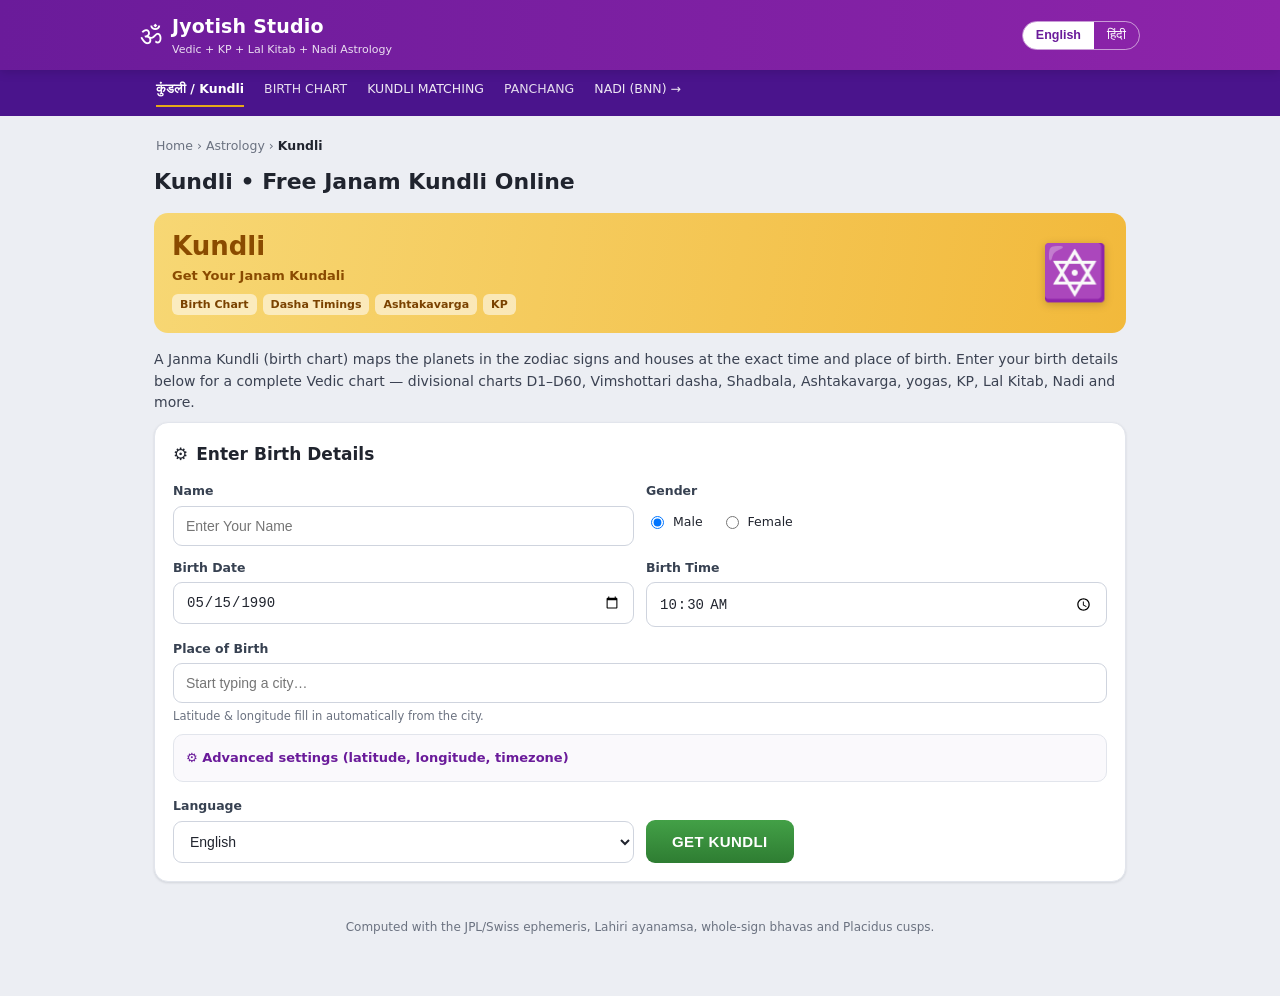
<file: templates/index.html>
<!DOCTYPE html>
<html lang="en">
<head>
<meta charset="utf-8">
<meta name="viewport" content="width=device-width, initial-scale=1">
<title>Kundli • Free Janam Kundli Online — Jyotish Studio</title>
<link rel="stylesheet" href="/static/css/style.css">
</head>
<body>
<div class="topbar">
  <div class="row">
    <div class="brand">
      <span class="om">ॐ</span>
      <div><h1>Jyotish Studio</h1><small data-i18n="tagline">Vedic + KP + Lal Kitab + Nadi Astrology</small></div>
    </div>
    <div class="langbtn">
      <button data-lang="en" class="on">English</button>
      <button data-lang="hi">हिंदी</button>
    </div>
  </div>
</div>
<div class="subnav"><div class="in">
  <span class="on" data-i18n="navKundli">कुंडली / Kundli</span>
  <span data-i18n="navBirth">BIRTH CHART</span>
  <a href="/matching" data-i18n="navMatch">KUNDLI MATCHING</a>
  <span data-i18n="navPanchang">PANCHANG</span>
  <a href="/nadi-bnn" data-i18n="navBnn">NADI (BNN) →</a>
</div></div>

<main>
  <div class="crumb"><span data-i18n="home">Home</span> › <span data-i18n="astrology">Astrology</span> › <b data-i18n="kundli">Kundli</b></div>
  <h2 class="title" data-i18n="pageTitle">Kundli • Free Janam Kundli Online</h2>

  <div class="banner">
    <div>
      <h2 data-i18n="bannerH">Kundli</h2>
      <p data-i18n="bannerP">Get Your Janam Kundali</p>
      <div class="chips">
        <i data-i18n="chipBirth">Birth Chart</i><i data-i18n="chipDasha">Dasha Timings</i>
        <i data-i18n="chipAshtaka">Ashtakavarga</i><i data-i18n="chipKp">KP</i>
      </div>
    </div>
    <div class="art">🔯</div>
  </div>

  <p class="lead" data-i18n="pageDesc">A Janma Kundli (birth chart) maps the planets in the zodiac signs and houses at the exact time and place of birth. Enter your birth details below for a complete Vedic chart — divisional charts D1–D60, Vimshottari dasha, Shadbala, Ashtakavarga, yogas, KP, Lal Kitab, Nadi and more.</p>

  <div class="card formcard">
    <div class="hd">⚙ <span data-i18n="enterDetails">Enter Birth Details</span></div>
    <form id="form">
      <div class="grid g2" style="margin-bottom:12px">
        <div><label data-i18n="name">Name</label><input id="name" type="text" data-i18n-ph="namePh" placeholder="Enter Your Name"></div>
        <div><label data-i18n="gender">Gender</label>
          <div class="radio">
            <label><input type="radio" name="gender" value="Male" checked> <span data-i18n="male">Male</span></label>
            <label><input type="radio" name="gender" value="Female"> <span data-i18n="female">Female</span></label>
          </div>
        </div>
      </div>
      <div class="grid g2" style="margin-bottom:12px">
        <div><label data-i18n="dob">Birth Date</label><input id="dob" type="date" value="1990-05-15"></div>
        <div><label data-i18n="tob">Birth Time</label><input id="tob" type="time" value="10:30"></div>
      </div>
      <div style="margin-bottom:8px">
        <label data-i18n="pob">Place of Birth</label>
        <input id="place" type="text" autocomplete="off" data-i18n-ph="pobPh" placeholder="Start typing a city…">
        <div id="sugg" class="sugg"></div>
        <div class="hint" data-i18n="pobHint">Latitude &amp; longitude fill in automatically from the city.</div>
      </div>
      <details class="adv" style="margin-bottom:14px">
        <summary data-i18n="advanced">Advanced settings (latitude, longitude, timezone)</summary>
        <div class="grid g3" style="margin-top:10px">
          <div><label data-i18n="lat">Latitude</label><input id="lat" type="number" step="any" inputmode="decimal" value="28.6139"></div>
          <div><label data-i18n="lon">Longitude</label><input id="lon" type="number" step="any" inputmode="decimal" value="77.2090"></div>
          <div><label data-i18n="tz">Timezone (UTC offset)</label><input id="tz" type="number" step="any" inputmode="decimal" value="5.5"></div>
        </div>
      </details>
      <div class="grid g2" style="align-items:end">
        <div><label data-i18n="lang">Language</label>
          <select id="langSel"><option value="en">English</option><option value="hi">हिंदी</option></select></div>
        <div><button class="btn" type="submit" data-i18n="getKundli">GET KUNDLI</button></div>
      </div>
    </form>
  </div>

  <div class="foot" data-i18n="footnote">Computed with the JPL/Swiss ephemeris, Lahiri ayanamsa, whole-sign bhavas and Placidus cusps.</div>
</main>
<script src="/static/js/i18n.js"></script>
<script src="/static/js/app.js"></script>
</body>
</html>
</file>
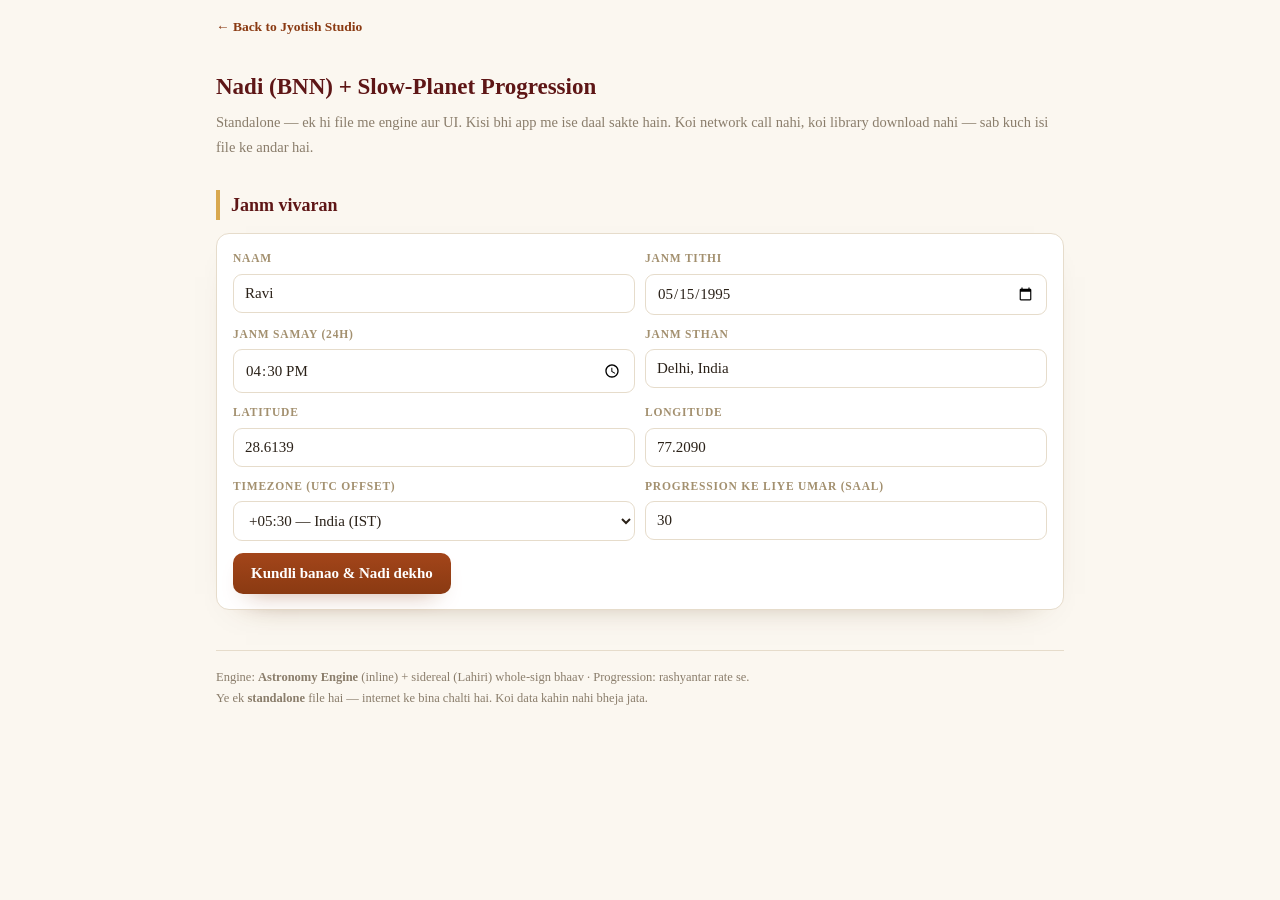
<file: static/nadi-bnn.html>
<!doctype html>
<html lang="en">
<head>
<meta charset="utf-8">
<meta name="viewport" content="width=device-width,initial-scale=1">
<title>Nadi (BNN) + Slow-Planet Progression &mdash; standalone</title>
<style>
:root{--bg:#fbf7f0;--ink:#2a2118;--dim:#8a7d6b;--acc:#8a3a12;--line:#e6dccb;--gold:#d9a84e;--soft:#fdf6e8}
*{box-sizing:border-box}
body{margin:0;background:var(--bg);color:var(--ink);font-family:Georgia,"Times New Roman",serif;line-height:1.7;font-size:16px}
.wrap{max-width:880px;margin:0 auto;padding:18px 16px 70px}
h1{font-size:23px;color:#5e1616;margin:10px 0 4px}
h2{font-size:18px;color:#5e1616;margin:30px 0 8px;padding-left:11px;border-left:4px solid var(--gold)}
h3{font-size:15px;color:#7d2b0f;margin:20px 0 6px}
p{margin:0 0 12px}
.lead{color:var(--dim);font-size:14.5px;margin-bottom:20px}
.card{background:#fff;border:1px solid var(--line);border-radius:13px;padding:15px 16px;margin:13px 0;
  box-shadow:0 14px 34px -30px rgba(90,60,20,.7)}
.form{display:grid;grid-template-columns:1fr 1fr;gap:10px}
@media(max-width:560px){.form{grid-template-columns:1fr}}
label{display:block;font-size:11.5px;letter-spacing:.8px;text-transform:uppercase;color:#a3906f;font-weight:700;margin-bottom:5px}
input,select{width:100%;font-family:inherit;font-size:15px;padding:10px 11px;border:1px solid var(--line);
  border-radius:9px;background:#fff;color:var(--ink)}
input:focus,select:focus{outline:2px solid var(--gold);outline-offset:1px}
button{font-family:inherit;font-size:15px;font-weight:700;padding:12px 18px;border:0;border-radius:10px;
  color:#fff;background:linear-gradient(180deg,#a3451a,#8a3a12);cursor:pointer;margin-top:12px;
  box-shadow:0 10px 24px -16px rgba(138,58,18,.95)}
button:active{transform:scale(.985)}
table{width:100%;border-collapse:collapse;margin:11px 0;font-size:14px;background:#fff;border:1px solid var(--line);border-radius:11px;overflow:hidden}
th{background:#fdf6e8;color:#7d2b0f;text-align:left;padding:9px 11px;font-size:11px;letter-spacing:.8px;text-transform:uppercase;border-bottom:1px solid var(--line)}
td{padding:9px 11px;border-bottom:1px solid #f4ede0}
tr:last-child td{border-bottom:0}
.pname{font-weight:700;color:#7d2b0f}
.yoga-item{background:var(--soft);border:1px solid var(--line);border-radius:11px;padding:11px 13px;margin:9px 0}
.yoga-item b{color:#7d2b0f}
.yoga-item .t{font-size:11px;letter-spacing:.7px;text-transform:uppercase;color:#a3906f;margin-left:7px}
.note{color:var(--dim);font-size:13.5px}
.hero{background:linear-gradient(135deg,#fff8ec,#fdf1dc);border:1px solid #e8d9b8;border-radius:13px;padding:13px 15px;margin:13px 0}
.hero b{color:#5e1616}
.kv{display:grid;grid-template-columns:repeat(auto-fit,minmax(130px,1fr));gap:9px;margin:12px 0}
.kv div{background:#fff;border:1px solid var(--line);border-radius:10px;padding:9px 11px}
.kv span{display:block;font-size:10.5px;letter-spacing:.7px;text-transform:uppercase;color:#a3906f;font-weight:700}
.kv b{font-size:15px;color:#7d2b0f}
.err{background:#fef6f6;border:1px solid #f0cccc;color:#b91c1c;border-radius:10px;padding:11px 13px;margin:12px 0;font-size:14px}
.foot{margin-top:40px;padding-top:16px;border-top:1px solid var(--line);color:var(--dim);font-size:12.5px}
.pill{display:inline-block;font-size:10.5px;font-weight:700;letter-spacing:.6px;padding:3px 9px;border-radius:20px;background:#fdf6e8;color:#8a3a12;text-transform:uppercase;vertical-align:2px}
</style>
</head>
<body>
<div style="max-width:880px;margin:0 auto;padding:12px 16px 0;font-family:Georgia,serif"><a href="/" style="color:#8a3a12;font-weight:700;text-decoration:none;font-size:13.5px">&larr; Back to Jyotish Studio</a></div>
<div class="wrap">

<h1>Nadi (BNN) + Slow-Planet Progression</h1>
<p class="lead">Standalone &mdash; ek hi file me engine aur UI. Kisi bhi app me ise daal sakte hain. Koi network call nahi, koi library download nahi &mdash; sab kuch isi file ke andar hai.</p>

<h2>Janm vivaran</h2>
<div class="card">
  <div class="form">
    <div><label>Naam</label><input id="fName" value="Ravi" placeholder="Naam"></div>
    <div><label>Janm tithi</label><input id="fDate" type="date" value="1995-05-15"></div>
    <div><label>Janm samay (24h)</label><input id="fTime" type="time" value="16:30"></div>
    <div><label>Janm sthan</label><input id="fPlace" value="Delhi, India" placeholder="Sheher, desh"></div>
    <div><label>Latitude</label><input id="fLat" value="28.6139"></div>
    <div><label>Longitude</label><input id="fLon" value="77.2090"></div>
    <div><label>Timezone (UTC offset)</label>
      <select id="fTz">
        <option value="330" selected>+05:30 &mdash; India (IST)</option>
        <option value="0">+00:00 &mdash; UTC</option>
        <option value="60">+01:00</option>
        <option value="120">+02:00</option>
        <option value="-300">-05:00 &mdash; New York</option>
        <option value="-480">-08:00 &mdash; Los Angeles</option>
        <option value="240">+04:00 &mdash; Dubai</option>
        <option value="480">+08:00 &mdash; Singapore</option>
        <option value="540">+09:00 &mdash; Tokyo</option>
        <option value="600">+10:00 &mdash; Sydney</option>
      </select>
    </div>
    <div><label>Progression ke liye umar (saal)</label><input id="fAge" type="number" value="30" min="0" max="120"></div>
  </div>
  <button id="go">Kundli banao &amp; Nadi dekho</button>
  <div id="msg"></div>
</div>

<div id="out" hidden>
  <h2>Nadi &mdash; Bhrigu Nandi Nadi (BNN)</h2>
  <p class="note">BNN grahon ke <b>rishte</b> dekhta hai, bhaav nahi. Do grah ek hi rashi me = <b>yuti (bond)</b>. Kam degree wala grah <b>leads</b> karta hai.</p>
  <div class="hero" id="hero"></div>
  <h3>Yuti (bonds)</h3>
  <div id="bonds"></div>
  <h3>Trine circuits</h3>
  <p class="note">Dharma = 1,5,9 &middot; Artha = 2,6,10 &middot; Kama = 3,7,11 &middot; Moksha = 4,8,12</p>
  <table id="trines"><thead><tr><th>Planet</th><th>Sign</th><th>Trine</th></tr></thead><tbody></tbody></table>

  <h2>Slow-Planet Progression</h2>
  <p class="note">Progression rashi badalne se hoti hai. Jupiter ~12 saal me ek rashi, Saturn ~30 saal me, Rahu/Ketu ~18 saal me. Vakri (retro) grah peeche chalta hai.</p>
  <div class="kv" id="rates"></div>
  <h3>Jupiter ki progression</h3>
  <table id="jup"><thead><tr><th>#</th><th>Se</th><th>Tak</th><th>Rashi</th><th>Umar</th></tr></thead><tbody></tbody></table>
  <h3>Saturn ki progression</h3>
  <table id="sat"><thead><tr><th>#</th><th>Se</th><th>Tak</th><th>Rashi</th><th>Umar</th></tr></thead><tbody></tbody></table>
  <h3>Rahu / Ketu ki progression</h3>
  <table id="rah"><thead><tr><th>#</th><th>Se</th><th>Tak</th><th>Rashi</th><th>Umar</th></tr></thead><tbody></tbody></table>
  <div id="progchart" style="margin-top:18px"></div>

  <h2>Chart ki kacchi jankari</h2>
  <div class="kv" id="chartkv"></div>
</div>

<div class="foot">
  Engine: <b>Astronomy Engine</b> (inline) + sidereal (Lahiri) whole-sign bhaav &middot; Progression: rashyantar rate se.<br>
  Ye ek <b>standalone</b> file hai &mdash; internet ke bina chalti hai. Koi data kahin nahi bheja jata.
</div>
</div>

<script>
/* ═══════════════════════════════════════════════════════════════
   1) Astronomy Engine &mdash; as-is, inline. Do not edit.
   ═══════════════════════════════════════════════════════════════ */
var $jscomp=$jscomp||{};$jscomp.scope={};$jscomp.createTemplateTagFirstArg=function(r){return r.raw=r};$jscomp.createTemplateTagFirstArgWithRaw=function(r,u){r.raw=u;return r};$jscomp.arrayIteratorImpl=function(r){var u=0;return function(){return u<r.length?{done:!1,value:r[u++]}:{done:!0}}};$jscomp.arrayIterator=function(r){return{next:$jscomp.arrayIteratorImpl(r)}};$jscomp.makeIterator=function(r){var u="undefined"!=typeof Symbol&&Symbol.iterator&&r[Symbol.iterator];return u?u.call(r):$jscomp.arrayIterator(r)};$jscomp.getGlobal=function(r){r=["object"==typeof globalThis&&globalThis,r,"object"==typeof window&&window,"object"==typeof self&&self,"object"==typeof global&&global];for(var u=0;u<r.length;++u){var e=r[u];if(e&&e.Math==Math)return e}throw Error("Cannot find global object");};$jscomp.global=$jscomp.getGlobal(this);$jscomp.ASSUME_ES5=!1;$jscomp.ASSUME_NO_NATIVE_MAP=!1;$jscomp.ASSUME_NO_NATIVE_SET=!1;$jscomp.SIMPLE_FROUND_POLYFILL=!1;$jscomp.ISOLATE_POLYFILLS=!1;$jscomp.FORCE_POLYFILL_PROMISE=!1;$jscomp.FORCE_POLYFILL_PROMISE_WHEN_NO_UNHANDLED_REJECTION=!1;$jscomp.defineProperty=$jscomp.ASSUME_ES5||"function"==typeof Object.defineProperties?Object.defineProperty:function(r,u,e){if(r==Array.prototype||r==Object.prototype)return r;r[u]=e.value;return r};$jscomp.IS_SYMBOL_NATIVE="function"===typeof Symbol&&"symbol"===typeof Symbol("x");$jscomp.TRUST_ES6_POLYFILLS=!$jscomp.ISOLATE_POLYFILLS||$jscomp.IS_SYMBOL_NATIVE;$jscomp.polyfills={};$jscomp.propertyToPolyfillSymbol={};$jscomp.POLYFILL_PREFIX="$jscp$";var $jscomp$lookupPolyfilledValue=function(r,u){var e=$jscomp.propertyToPolyfillSymbol[u];if(null==e)return r[u];e=r[e];return void 0!==e?e:r[u]};$jscomp.polyfill=function(r,u,e,C){u&&($jscomp.ISOLATE_POLYFILLS?$jscomp.polyfillIsolated(r,u,e,C):$jscomp.polyfillUnisolated(r,u,e,C))};$jscomp.polyfillUnisolated=function(r,u,e,C){e=$jscomp.global;r=r.split(".");for(C=0;C<r.length-1;C++){var A=r[C];if(!(A in e))return;e=e[A]}r=r[r.length-1];C=e[r];u=u(C);u!=C&&null!=u&&$jscomp.defineProperty(e,r,{configurable:!0,writable:!0,value:u})};$jscomp.polyfillIsolated=function(r,u,e,C){var A=r.split(".");r=1===A.length;C=A[0];C=!r&&C in $jscomp.polyfills?$jscomp.polyfills:$jscomp.global;for(var w=0;w<A.length-1;w++){var Q=A[w];if(!(Q in C))return;C=C[Q]}A=A[A.length-1];e=$jscomp.IS_SYMBOL_NATIVE&&"es6"===e?C[A]:null;u=u(e);null!=u&&(r?$jscomp.defineProperty($jscomp.polyfills,A,{configurable:!0,writable:!0,value:u}):u!==e&&(void 0===$jscomp.propertyToPolyfillSymbol[A]&&($jscomp.propertyToPolyfillSymbol[A]=$jscomp.IS_SYMBOL_NATIVE?$jscomp.global.Symbol(A):$jscomp.POLYFILL_PREFIX+A),$jscomp.defineProperty(C,$jscomp.propertyToPolyfillSymbol[A],{configurable:!0,writable:!0,value:u})))};$jscomp.polyfill("Math.log10",function(r){return r?r:function(u){return Math.log(u)/Math.LN10}},"es6","es3");$jscomp.polyfill("Number.isFinite",function(r){return r?r:function(u){return"number"!==typeof u?!1:!isNaN(u)&&Infinity!==u&&-Infinity!==u}},"es6","es3");$jscomp.polyfill("Math.hypot",function(r){return r?r:function(u){if(2>arguments.length)return arguments.length?Math.abs(arguments[0]):0;var e,C,A;for(e=A=0;e<arguments.length;e++)A=Math.max(A,Math.abs(arguments[e]));if(1E100<A||1E-100>A){if(!A)return A;for(e=C=0;e<arguments.length;e++){var w=Number(arguments[e])/A;C+=w*w}return Math.sqrt(C)*A}for(e=C=0;e<arguments.length;e++)w=Number(arguments[e]),C+=w*w;return Math.sqrt(C)}},"es6","es3");$jscomp.polyfill("Number.MAX_SAFE_INTEGER",function(){return 9007199254740991},"es6","es3");$jscomp.polyfill("Number.isInteger",function(r){return r?r:function(u){return Number.isFinite(u)?u===Math.floor(u):!1}},"es6","es3");$jscomp.polyfill("Number.isSafeInteger",function(r){return r?r:function(u){return Number.isInteger(u)&&Math.abs(u)<=Number.MAX_SAFE_INTEGER}},"es6","es3");$jscomp.polyfill("Math.cbrt",function(r){return r?r:function(u){if(0===u)return u;u=Number(u);var e=Math.pow(Math.abs(u),1/3);return 0>u?-e:e}},"es6","es3");(function(r){"object"===typeof exports&&"undefined"!==typeof module?module.exports=r():"function"===typeof define&&define.amd?define([],r):("undefined"!==typeof window?window:"undefined"!==typeof global?global:"undefined"!==typeof self?self:this).Astronomy=r()})(function(){return function(){function r(u,e,C){function A(N,T){if(!e[N]){if(!u[N]){var ka="function"==typeof require&&require;if(!T&&ka)return ka(N,!0);if(w)return w(N,!0);T=Error("Cannot find module '"+N+"'");throw T.code="MODULE_NOT_FOUND",T;}T=e[N]={exports:{}};u[N][0].call(T.exports,function(sa){return A(u[N][1][sa]||sa)},T,T.exports,r,u,e,C)}return e[N].exports}for(var w="function"==typeof require&&require,Q=0;Q<C.length;Q++)A(C[Q]);return A}return r}()({1:[function(r,u,e){function C(a){switch(a){case m.Sun:return 2.959122082855911E-4;case m.Mercury:return 4.912547451450812E-11;case m.Venus:return 7.243452486162703E-10;case m.Earth:return 8.887692390113509E-10;case m.Moon:return 1.093189565989891E-11;case m.EMB:return 8.997011346712498E-10;case m.Mars:return 9.549535105779258E-11;case m.Jupiter:return 2.825345909524226E-7;case m.Saturn:return 8.459715185680659E-8;case m.Uranus:return 1.292024916781969E-8;case m.Neptune:return 1.524358900784276E-8;case m.Pluto:return 2.18869976542597E-12;default:throw"Do not know mass product for body: "+a;}}function A(a){if(!0!==a&&!1!==a)throw console.trace(),"Value is not boolean: "+a;return a}function w(a){if(!Number.isFinite(a))throw console.trace(),"Value is not a finite number: "+a;return a}function Q(a){return a-
Math.floor(a)}function N(a,b){var c=a.x*a.x+a.y*a.y+a.z*a.z;if(1E-8>Math.abs(c))throw"AngleBetween: first vector is too short.";var d=b.x*b.x+b.y*b.y+b.z*b.z;if(1E-8>Math.abs(d))throw"AngleBetween: second vector is too short.";a=(a.x*b.x+a.y*b.y+a.z*b.z)/Math.sqrt(c*d);return-1>=a?180:1<=a?0:e.RAD2DEG*Math.acos(a)}function T(a){a=ld.indexOf(a);return 0<=a?md[a]:null}function ka(a){return(a=T(a))&&0<a.dist?a:null}function sa(a){var b=2E3+(a-14)/365.24217;if(-500>b)return a=(b-1820)/100,-20+32*a*a;if(500>b){a=b/100;b=a*a;var c=a*b;return 10583.6-1014.41*a+33.78311*b-5.952053*c-.1798452*b*b+.022174192*b*c+.0090316521*c*c}if(1600>b)return a=(b-1E3)/100,b=a*a,c=a*b,1574.2-556.01*a+71.23472*b+.319781*c-.8503463*b*b-.005050998*b*c+.0083572073*c*c;if(1700>b)return a=b-1600,b=a*a,120-.9808*a-.01532*b+a*b/7129;if(1800>b)return a=b-1700,b=a*a,8.83+.1603*a-.0059285*b+1.3336E-4*a*b-b*b/1174E3;if(1860>b){a=b-1800;b=a*a;c=a*b;var d=b*b;return 13.72-.332447*a+.0068612*b+.0041116*c-3.7436E-4*d+1.21272E-5*b*c-1.699E-7*c*c+8.75E-10*c*d}if(1900>b)return a=b-1860,b=a*a,c=a*b,7.62+.5737*a-.251754*b+.01680668*c-4.473624E-4*b*b+b*c/233174;if(1920>b)return a=b-1900,b=a*a,-2.79+1.494119*a-.0598939*b+.0061966*a*b-1.97E-4*b*b;if(1941>b)return a=b-1920,b=a*a,21.2+.84493*a-.0761*b+.0020936*a*b;if(1961>b)return a=b-1950,b=a*a,29.07+.407*a-b/233+a*b/2547;if(1986>b)return a=b-1975,b=a*a,45.45+1.067*a-b/260-a*b/718;if(2005>b)return a=b-2E3,b=a*a,c=a*b,63.86+.3345*a-.060374*b+.0017275*c+6.51814E-4*b*b+2.373599E-5*b*c;if(2050>b)return a=b-2E3,62.92+.32217*a+.005589*a*a;if(2150>b)return a=(b-1820)/100,-20+32*a*a-.5628*(2150-b);a=(b-1820)/100;return-20+32*a*a}function Vb(a){return a+Wb(a)/86400}function v(a){return a instanceof O?a:new O(a)}function Xb(a){a=a.tt/36525;return(((((-4.34E-8*a-5.76E-7)*a+.0020034)*a-1.831E-4)*a-46.836769)*a+84381.406)/3600}function da(a){if(!$a||1E-6<Math.abs($a.tt-a.tt)){var b=a.tt/36525;var c=(1287104.79305+1.295965810481E8*b)%1296E3*4.84813681109536E-6;var d=(335779.526232+1.7395272628478E9*b)%1296E3*4.84813681109536E-6,f=(450160.398036-6962890.5431*b)%1296E3*4.84813681109536E-6,g=Math.sin(f),h=Math.cos(f),l=(-172064161-174666*b)*g+33386*h,k=(92052331+9086*b)*h+15377*g;h=2*(d-(1072260.70369+1.602961601209E9*b)%1296E3*4.84813681109536E-6+f);g=Math.sin(h);h=Math.cos(h);l+=(-13170906-1675*b)*g-13696*h;k+=(5730336-3015*b)*h-4587*g;h=2*(d+f);g=Math.sin(h);h=Math.cos(h);l+=(-2276413-234*b)*g+2796*h;k+=(978459-485*b)*h+1374*g;h=2*f;g=Math.sin(h);h=Math.cos(h);l+=(2074554+207*b)*g-698*h;k+=(-897492+470*b)*h-291*g;g=Math.sin(c);h=Math.cos(c);c=-1.35E-4+1E-7*(l+((1475877-3633*b)*g+11817*h));b=3.88E-4+1E-7*(k+((73871-184*b)*h-1924*g));g=Xb(a);$a={tt:a.tt,dpsi:c,deps:b,ee:c*Math.cos(g*e.DEG2RAD)/15,mobl:g,tobl:g+b/3600}}return $a}function Yb(a,b){var c=a*e.DEG2RAD;a=Math.cos(c);c=Math.sin(c);return[b[0],b[1]*a-b[2]*c,b[1]*c+b[2]*a]}function ea(a){function b(D,G,P,fa){for(var L=[],ta=0;ta<=G-D;++ta){var ua=L,ub=ua.push,vb,Zb=P,nd=fa,$b=[];for(vb=0;vb<=nd-Zb;++vb)$b.push(0);ub.call(ua,{min:Zb,array:$b})}return{min:D,array:L}}function c(D,G,P){D=D.array[G-D.min];return D.array[P-D.min]}function d(D,G,P){D=y.array[D-y.min];D.array[G-D.min]=P}function f(D,G,P){D=x.array[D-x.min];D.array[G-D.min]=P}function g(D,G,P,fa,L){L(D*P-G*fa,G*P+D*fa)}function h(D){return Math.sin(U*D)}function l(D,G,P,fa){var L={x:1,y:0};D=[0,D,G,P,fa];for(G=1;4>=G;++G)0!==D[G]&&g(L.x,L.y,c(y,D[G],G),c(x,D[G],G),function(ta,ua){return L.x=ta,L.y=ua});return L}function k(D,G,P,fa,L,ta,ua,ub){L=l(L,ta,ua,ub);q+=D*L.y;t+=G*L.y;ab+=P*L.x;va+=fa*L.x}++e.CalcMoonCount;a=a.tt/36525;var n,p,q,t,y=b(-6,6,1,4),x=b(-6,6,1,4);var z=a*a;var ab=t=q=0;var va=3422.7;var la=h(.19833+.05611*a);var ha=h(.27869+.04508*a);var V=h(.16827-.36903*a);var ba=h(.34734-5.37261*a);var La=h(.10498-5.37899*a);var bb=h(.42681-.41855*a),od=h(.14943-5.37511*a);var cb=.84*la+.31*ha+14.27*V+7.26*ba+.28*La+.24*bb;var wb=2.94*la+.31*ha+14.27*V+9.34*ba+1.12*La+.83*bb;var db=-6.4*la-1.89*bb;ha=.21*la+.31*ha+14.27*V-88.7*ba-15.3*La+.24*bb-1.86*od;V=cb-db;la=-3.332E-6*h(.59734-5.37261*a)-5.39E-7*h(.35498-5.37899*a)-6.4E-8*h(.39943-5.37511*a);cb=U*Q(.60643382+1336.85522467*a-3.13E-6*z)+cb/ia;wb=U*Q(.37489701+1325.55240982*a+2.565E-5*z)+wb/ia;db=U*Q(.99312619+99.99735956*a-4.4E-7*z)+db/ia;ha=U*Q(.25909118+1342.2278298*a-8.92E-6*z)+ha/ia;La=U*Q(.82736186+1236.85308708*a-3.97E-6*z)+V/ia;for(n=1;4>=n;++n){switch(n){case 1:V=wb;z=4;ba=1.000002208;break;case 2:V=db;z=3;ba=.997504612-.002495388*a;break;case 3:V=ha;z=4;ba=1.000002708+139.978*la;break;case 4:V=La;z=6;ba=1;break;default:throw"Internal error: I = "+n;}d(0,n,1);d(1,n,Math.cos(V)*ba);f(0,n,0);f(1,n,Math.sin(V)*ba);for(p=2;p<=z;++p)g(c(y,p-1,n),c(x,p-1,n),c(y,1,n),c(x,1,n),function(D,G){return d(p,n,D),f(p,n,G)});for(p=1;p<=z;++p)d(-p,n,c(y,p,n)),f(-p,n,-c(x,p,n))}k(13.902,14.06,-.001,.2607,0,0,0,4);k(.403,-4.01,.394,.0023,0,0,0,3);k(2369.912,2373.36,.601,28.2333,0,0,0,2);k(-125.154,-112.79,-.725,-.9781,0,0,0,1);k(1.979,6.98,-.445,.0433,1,0,0,4);k(191.953,192.72,.029,3.0861,1,0,0,2);k(-8.466,-13.51,.455,-.1093,1,0,0,1);k(22639.5,22609.07,.079,186.5398,1,0,0,0);k(18.609,3.59,-.094,.0118,1,0,0,-1);k(-4586.465,-4578.13,-.077,34.3117,1,0,0,-2);k(3.215,5.44,.192,-.0386,1,0,0,-3);k(-38.428,-38.64,.001,.6008,1,0,0,-4);k(-.393,-1.43,-.092,.0086,1,0,0,-6);k(-.289,-1.59,.123,-.0053,0,1,0,4);k(-24.42,-25.1,.04,-.3,0,1,0,2);k(18.023,17.93,.007,.1494,0,1,0,1);k(-668.146,-126.98,-1.302,-.3997,0,1,0,0);k(.56,.32,-.001,-.0037,0,1,0,-1);k(-165.145,-165.06,.054,1.9178,0,1,0,-2);k(-1.877,-6.46,-.416,.0339,0,1,0,-4);k(.213,1.02,-.074,.0054,2,0,0,4);k(14.387,14.78,-.017,.2833,2,0,0,2);k(-.586,-1.2,.054,-.01,2,0,0,1);k(769.016,767.96,.107,10.1657,2,0,0,0);k(1.75,2.01,-.018,.0155,2,0,0,-1);k(-211.656,-152.53,5.679,-.3039,2,0,0,-2);k(1.225,.91,-.03,-.0088,2,0,0,-3);k(-30.773,-34.07,-.308,.3722,2,0,0,-4);k(-.57,-1.4,-.074,.0109,2,0,0,-6);k(-2.921,-11.75,.787,-.0484,1,1,0,2);k(1.267,1.52,-.022,.0164,1,1,0,1);k(-109.673,-115.18,.461,-.949,1,1,0,0);k(-205.962,-182.36,2.056,1.4437,1,1,0,-2);k(.233,.36,.012,-.0025,1,1,0,-3);k(-4.391,-9.66,-.471,.0673,1,1,0,-4);k(.283,1.53,-.111,.006,1,-1,0,4);k(14.577,31.7,-1.54,.2302,1,-1,0,2);k(147.687,138.76,.679,1.1528,1,-1,0,0);k(-1.089,.55,.021,0,1,-1,0,-1);k(28.475,23.59,-.443,-.2257,1,-1,0,-2);k(-.276,-.38,-.006,-.0036,1,-1,0,-3);k(.636,2.27,.146,-.0102,1,-1,0,-4);k(-.189,-1.68,.131,-.0028,0,2,0,2);k(-7.486,-.66,-.037,-.0086,0,2,0,0);k(-8.096,-16.35,-.74,.0918,0,2,0,-2);k(-5.741,-.04,0,-9E-4,0,0,2,2);k(.255,0,0,0,0,0,2,1);k(-411.608,-.2,0,-.0124,0,0,2,0);k(.584,.84,0,.0071,0,0,2,-1);k(-55.173,-52.14,0,-.1052,0,0,2,-2);k(.254,.25,0,-.0017,0,0,2,-3);k(.025,-1.67,0,.0031,0,0,2,-4);k(1.06,2.96,-.166,.0243,3,0,0,2);k(36.124,50.64,-1.3,.6215,3,0,0,0);k(-13.193,-16.4,.258,-.1187,3,0,0,-2);k(-1.187,-.74,.042,.0074,3,0,0,-4);k(-.293,-.31,-.002,.0046,3,0,0,-6);k(-.29,-1.45,.116,-.0051,2,1,0,2);k(-7.649,-10.56,.259,-.1038,2,1,0,0);k(-8.627,-7.59,.078,-.0192,2,1,0,-2);k(-2.74,-2.54,.022,.0324,2,1,0,-4);k(1.181,3.32,-.212,.0213,2,-1,0,2);k(9.703,11.67,-.151,.1268,2,-1,0,0);k(-.352,-.37,.001,-.0028,2,-1,0,-1);k(-2.494,-1.17,-.003,-.0017,2,-1,0,-2);k(.36,.2,-.012,-.0043,2,-1,0,-4);k(-1.167,-1.25,.008,-.0106,1,2,0,0);k(-7.412,-6.12,.117,.0484,1,2,0,-2);k(-.311,-.65,-.032,.0044,1,2,0,-4);k(.757,1.82,-.105,.0112,1,-2,0,2);k(2.58,2.32,.027,.0196,1,-2,0,0);k(2.533,2.4,-.014,-.0212,1,-2,0,-2);k(-.344,-.57,-.025,.0036,0,3,0,-2);k(-.992,-.02,0,0,1,0,2,2);k(-45.099,-.02,0,-.001,1,0,2,0);k(-.179,-9.52,0,-.0833,1,0,2,-2);k(-.301,-.33,0,.0014,1,0,2,-4);k(-6.382,-3.37,0,-.0481,1,0,-2,2);k(39.528,85.13,0,-.7136,1,0,-2,0);k(9.366,.71,0,-.0112,1,0,-2,-2);k(.202,.02,0,0,1,0,-2,-4);k(.415,.1,0,.0013,0,1,2,0);k(-2.152,-2.26,0,-.0066,0,1,2,-2);k(-1.44,-1.3,0,.0014,0,1,-2,2);k(.384,-.04,0,0,0,1,-2,-2);k(1.938,3.6,-.145,.0401,4,0,0,0);k(-.952,-1.58,.052,-.013,4,0,0,-2);k(-.551,-.94,.032,-.0097,3,1,0,0);k(-.482,-.57,.005,-.0045,3,1,0,-2);k(.681,.96,-.026,.0115,3,-1,0,0);k(-.297,-.27,.002,-9E-4,2,2,0,-2);k(.254,.21,-.003,0,2,-2,0,-2);k(-.25,-.22,.004,.0014,1,3,0,-2);k(-3.996,0,0,4E-4,2,0,2,0);k(.557,-.75,0,-.009,2,0,2,-2);k(-.459,-.38,0,-.0053,2,0,-2,2);k(-1.298,.74,0,4E-4,2,0,-2,0);k(.538,1.14,0,-.0141,2,0,-2,-2);k(.263,.02,0,0,1,1,2,0);k(.426,.07,0,-6E-4,1,1,-2,-2);k(-.304,.03,0,3E-4,1,-1,2,0);k(-.372,-.19,0,-.0027,1,-1,-2,2);k(.418,0,0,0,0,0,4,0);k(-.33,-.04,0,0,3,0,2,0);z=-526.069*l(0,0,1,-2).y;z+=-3.352*l(0,0,1,-4).y;z+=44.297*l(1,0,1,-2).y;z+=-6*l(1,0,1,-4).y;z+=20.599*l(-1,0,1,0).y;z+=-30.598*l(-1,0,1,-2).y;z+=-24.649*l(-2,0,1,0).y;z+=-2*l(-2,0,1,-2).y;z+=-22.571*l(0,1,1,-2).y;z+=10.985*l(0,-1,1,-2).y;q+=.82*h(.7736-62.5512*a)+.31*h(.0466-125.1025*a)+.35*h(.5785-25.1042*a)+.66*h(.4591+1335.8075*a)+.64*h(.313-91.568*a)+1.14*h(.148+1331.2898*a)+.21*h(.5918+1056.5859*a)+.44*h(.5784+1322.8595*a)+.24*h(.2275-5.7374*a)+.28*h(.2965+2.6929*a)+.33*h(.3132+6.3368*a);a=ha+t/ia;a=(1.000002708+139.978*la)*(18518.511+1.189+ab)*Math.sin(a)-6.24*Math.sin(3*a)+z;return{geo_eclip_lon:U*Q((cb+q/ia)/U),geo_eclip_lat:Math.PI/648E3*a,distance_au:ia*pd/(.999953253*va)}}function ac(a,b){return[a.rot[0][0]*b[0]+a.rot[1][0]*b[1]+a.rot[2][0]*b[2],a.rot[0][1]*b[0]+a.rot[1][1]*b[1]+a.rot[2][1]*b[2],a.rot[0][2]*b[0]+a.rot[1][2]*b[1]+a.rot[2][2]*b[2]]}function wa(a,b,c){b=Ma(b,c);return ac(b,a)}function Ma(a,b){a=a.tt/36525;var c=84381.406,d=((((3.337E-7*a-4.67E-7)*a-.00772503)*a+.0512623)*a-.025754)*a+c;c*=4.84813681109536E-6;var f=((((-9.51E-8*a+1.32851E-4)*a-.00114045)*a-1.0790069)*a+5038.481507)*a*4.84813681109536E-6;d*=4.84813681109536E-6;var g=((((-5.6E-8*a+1.70663E-4)*a-.00121197)*a-2.3814292)*a+10.556403)*a*4.84813681109536E-6;a=Math.sin(c);c=Math.cos(c);var h=Math.sin(-f);f=Math.cos(-f);var l=Math.sin(-d);d=Math.cos(-d);var k=Math.sin(g),n=Math.cos(g);g=n*f-h*k*d;var p=n*h*c+k*d*f*c-a*k*l,q=n*h*a+k*d*f*a+c*k*l,t=-k*f-h*n*d,y=-k*h*c+n*d*f*c-a*n*l;k=-k*h*a+n*d*f*a+c*n*l;h*=l;n=-l*f*c-a*d;a=-l*f*a+d*c;if(b===F.Into2000)return new J([[g,p,q],[t,y,k],[h,n,a]]);if(b===F.From2000)return new J([[g,t,h],[p,y,n],[q,k,a]]);throw"Invalid precess direction";}function ca(a){if(!eb||eb.tt!==a.tt){var b=a.tt/36525,c=15*da(a).ee,d=(.779057273264+.00273781191135448*a.ut+a.ut%1)%1*360;0>d&&(d+=360);b=((c+.014506+((((-3.68E-8*b-2.9956E-5)*b-4.4E-7)*b+1.3915817)*b+4612.156534)*b)/3600+d)%360/15;0>b&&(b+=24);eb={tt:a.tt,st:b}}return eb.st}function bc(a){a=v(a);return ca(a)}function xb(a,b){var c=a.latitude*e.DEG2RAD,d=Math.sin(c);c=Math.cos(c);var f=1/Math.hypot(c,.996647180302104*d),g=a.height/1E3,h=6378.1366*f+g;b=(15*b+a.longitude)*e.DEG2RAD;a=Math.sin(b);b=Math.cos(b);return{pos:[h*c*b/e.KM_PER_AU,h*c*a/e.KM_PER_AU,(6335.438815127603*f+g)*d/e.KM_PER_AU],vel:[-7.292115E-5*h*c*a*86400/e.KM_PER_AU,7.292115E-5*h*c*b*86400/e.KM_PER_AU,0]}}function xa(a,b,c){b=Na(b,c);return ac(b,a)}function Na(a,b){a=da(a);var c=a.mobl*e.DEG2RAD,d=a.tobl*e.DEG2RAD,f=4.84813681109536E-6*a.dpsi;a=Math.cos(c);c=Math.sin(c);var g=Math.cos(d),h=Math.sin(d);d=Math.cos(f);var l=Math.sin(f);f=-l*a;var k=-l*c,n=l*g,p=d*a*g+c*h,q=d*c*g-a*h;l*=h;var t=d*a*h-c*g;a=d*c*h+a*g;if(b===F.From2000)return new J([[d,n,l],[f,p,t],[k,q,a]]);if(b===F.Into2000)return new J([[d,f,k],[n,p,q],[l,t,a]]);throw"Invalid precess direction";}function fb(a,b,c){return c===F.Into2000?wa(xa(a,b,c),b,c):xa(wa(a,b,c),b,c)}function cc(a,b){var c=ca(a);b=xb(b,c).pos;return fb(b,a,F.Into2000)}function qd(a){if(!(a instanceof Array)||3!==a.length)return!1;for(var b=0;3>b;++b){if(!(a[b]instanceof Array)||3!==a[b].length)return!1;for(var c=0;3>c;++c)if(!Number.isFinite(a[b][c]))return!1}return!0}function yb(a,b){return new E(a[0],a[1],a[2],b)}function dc(a,b){b=yb(a,b);var c=b.x*b.x+b.y*b.y,d=Math.sqrt(c+b.z*b.z);if(0===c){if(0===b.z)throw"Indeterminate sky coordinates";return new gb(0,0>b.z?-90:90,d,b)}var f=e.RAD2HOUR*Math.atan2(b.y,b.x);0>f&&(f+=24);return new gb(f,e.RAD2DEG*Math.atan2(a[2],Math.sqrt(c)),d,b)}function ya(a,b){var c=a*e.DEG2RAD;a=Math.cos(c);c=Math.sin(c);return[a*b[0]+c*b[1],a*b[1]-c*b[0],b[2]]}function hb(a,b,c,d,f){a=v(a);za(b);w(c);w(d);var g=Math.sin(b.latitude*e.DEG2RAD),h=Math.cos(b.latitude*e.DEG2RAD),l=Math.sin(b.longitude*e.DEG2RAD),k=Math.cos(b.longitude*e.DEG2RAD);b=Math.sin(d*e.DEG2RAD);var n=Math.cos(d*e.DEG2RAD),p=Math.sin(c*e.HOUR2RAD),q=Math.cos(c*e.HOUR2RAD),t=[h*k,h*l,g];g=[-g*k,-g*l,h];l=[l,-k,0];h=-15*ca(a);a=ya(h,t);t=ya(h,g);l=ya(h,l);b=[n*q,n*p,b];p=b[0]*a[0]+b[1]*a[1]+b[2]*a[2];n=b[0]*t[0]+b[1]*t[1]+b[2]*t[2];t=b[0]*l[0]+b[1]*l[1]+b[2]*l[2];q=Math.hypot(n,t);0<q?(n=-e.RAD2DEG*Math.atan2(t,n),0>n&&(n+=360)):n=0;p=e.RAD2DEG*Math.atan2(q,p);q=d;if(f&&(d=p,f=Oa(f,90-p),p-=f,0<f&&3E-4<p)){c=Math.sin(p*e.DEG2RAD);q=Math.cos(p*e.DEG2RAD);t=Math.sin(d*e.DEG2RAD);d=Math.cos(d*e.DEG2RAD);f=[];for(l=0;3>l;++l)f.push((b[l]-d*a[l])/t*c+a[l]*q);q=Math.hypot(f[0],f[1]);0<q?(c=e.RAD2HOUR*Math.atan2(f[1],f[0]),0>c&&(c+=24)):c=0;q=e.RAD2DEG*Math.atan2(f[2],q)}return new ec(n,90-p,c,q)}function za(a){if(!(a instanceof zb))throw"Not an instance of the Observer class: "+a;w(a.latitude);w(a.longitude);w(a.height);if(-90>a.latitude||90<a.latitude)throw"Latitude "+a.latitude+" is out of range. Must be -90..+90.";return a}function fc(a){a=v(a).AddDays(-1/e.C_AUDAY);var b=Aa(M.Earth,a),c=$jscomp.makeIterator(fb([-b.x,-b.y,-b.z],a,F.From2000));b=c.next().value;var d=c.next().value,f=c.next().value,g=e.DEG2RAD*da(a).tobl;c=Math.cos(g);g=Math.sin(g);a=new E(b,d,f,a);return Ab(a,c,g)}function Pa(a,b,c,d,f){za(c);A(d);A(f);b=v(b);c=cc(b,c);a=W(a,b,f);a=[a.x-c[0],a.y-c[1],a.z-c[2]];if(!d)return dc(a,b);d=fb(a,b,F.From2000);return dc(d,b)}function Ab(a,b,c){var d=a.x,f=a.y*b+a.z*c;c=-a.y*c+a.z*b;var g=Math.hypot(d,f);b=0;0<g&&(b=e.RAD2DEG*Math.atan2(f,d),0>b&&(b+=360));g=e.RAD2DEG*Math.atan2(c,g);a=new E(d,f,c,a.t);return new gc(a,g,b)}function Qa(a){var b=da(a.t),c=wa([a.x,a.y,a.z],a.t,F.From2000),d=$jscomp.makeIterator(xa(c,a.t,F.From2000));c=d.next().value;var f=d.next().value;d=d.next().value;a=new E(c,f,d,a.t);b=b.tobl*e.DEG2RAD;return Ab(a,Math.cos(b),Math.sin(b))}function Y(a){a=v(a);var b=ea(a),c=b.distance_au*Math.cos(b.geo_eclip_lat);b=[c*Math.cos(b.geo_eclip_lon),c*Math.sin(b.geo_eclip_lon),b.distance_au*Math.sin(b.geo_eclip_lat)];b=Yb(Xb(a),b);b=wa(b,a,F.Into2000);return new E(b[0],b[1],b[2],a)}function ib(a){var b=v(a);a=ea(b);var c=a.distance_au*Math.cos(a.geo_eclip_lat),d=[c*Math.cos(a.geo_eclip_lon),c*Math.sin(a.geo_eclip_lon),a.distance_au*Math.sin(a.geo_eclip_lat)];c=da(b);d=Yb(c.mobl,d);d=xa(d,b,F.From2000);b=yb(d,b);c=c.tobl*e.DEG2RAD;b=Ab(b,Math.cos(c),Math.sin(c));return new Ba(b.elat,b.elon,a.distance_au)}function Ra(a){a=v(a);var b=a.AddDays(-1E-5),c=a.AddDays(1E-5);b=Y(b);c=Y(c);return new I((b.x+
c.x)/2,(b.y+c.y)/2,(b.z+c.z)/2,(c.x-b.x)/2E-5,(c.y-b.y)/2E-5,(c.z-b.z)/2E-5,a)}function Bb(a){a=v(a);var b=Ra(a);return new I(b.x/82.30056,b.y/82.30056,b.z/82.30056,b.vx/82.30056,b.vy/82.30056,b.vz/82.30056,a)}function ma(a,b,c){var d=1,f=0;a=$jscomp.makeIterator(a);for(var g=a.next();!g.done;g=a.next()){var h=0;g=$jscomp.makeIterator(g.value);for(var l=g.next();!l.done;l=g.next()){var k=$jscomp.makeIterator(l.value);l=k.next().value;var n=k.next().value;k=k.next().value;h+=l*Math.cos(n+b*k)}h*=d;c&&(h%=U);f+=h;d*=b}return f}function Cb(a,b){var c=1,d=0,f=0,g=0;a=$jscomp.makeIterator(a);for(var h=a.next();!h.done;h=a.next()){var l=0,k=0;h=$jscomp.makeIterator(h.value);for(var n=h.next();!n.done;n=h.next()){var p=$jscomp.makeIterator(n.value);n=p.next().value;var q=p.next().value;p=p.next().value;q+=b*p;l+=n*p*Math.sin(q);0<g&&(k+=n*Math.cos(q))}f+=g*d*k-c*l;d=c;c*=b;++g}return f}function Db(a){return new B(a[0]+4.4036E-7*a[1]-1.90919E-7*a[2],-4.79966E-7*a[0]+.917482137087*a[1]-.397776982902*a[2],.397776982902*a[1]+.917482137087*a[2])}function hc(a,b,c){var d=c*Math.cos(b);return[d*Math.cos(a),d*Math.sin(a),c*Math.sin(b)]}function Aa(a,b){var c=b.tt/365250,d=ma(a[0],c,!0),f=ma(a[1],c,!1);a=ma(a[2],c,!1);d=hc(d,f,a);return Db(d).ToAstroVector(b)}function Sa(a,b){var c=b/365250,d=ma(a[0],c,!0),f=ma(a[1],c,!1),g=ma(a[2],c,!1),h=Cb(a[0],c),l=Cb(a[1],c);c=Cb(a[2],c);var k=Math.cos(d),n=Math.sin(d),p=Math.cos(f),q=Math.sin(f);a=+(c*p*k)-g*q*k*l-g*p*n*h;h=+(c*p*n)-g*q*n*l+g*p*k*h;l=+(c*q)+g*p*l;d=hc(d,f,g);f=[a/365250,h/365250,l/365250];d=Db(d);f=Db(f);return new X(b,d,f)}function jb(a,b,c,d){d/=d+2.959122082855911E-4;b=Aa(M[c],b);a.x+=d*b.x;a.y+=d*b.y;a.z+=d*b.z}function R(a,b,c,d){d/=d+2.959122082855911E-4;b=Sa(M[c],b);a.r.incr(b.r.mul(d));a.v.incr(b.v.mul(d));return b}function Ta(a,b,c){a=c.sub(a);c=a.quadrature();return a.mul(b/(c*Math.sqrt(c)))}function Ca(a,b,c,d){return new B(b.x+a*(c.x+a*d.x/2),b.y+a*(c.y+a*d.y/2),b.z+a*(c.z+a*d.z/2))}function Eb(a,b,c){return new B(b.x+a*c.x,b.y+a*c.y,b.z+a*c.z)}function Fb(a,b){var c=a-b.tt,d=new Da(a),f=Ca(c,b.r,b.v,b.a),g=d.Acceleration(f).mean(b.a);f=Ca(c,b.r,b.v,g);b=b.v.add(g.mul(c));c=d.Acceleration(f);a=new Ua(a,f,b,c);return new ic(d,a)}function jc(a,b){a=Math.floor(a);return 0>a?0:a>=b?b-1:a}function Gb(a){var b=$jscomp.makeIterator(a);a=b.next().value;var c=$jscomp.makeIterator(b.next().value);var d=c.next().value;var f=c.next().value;c=c.next().value;var g=$jscomp.makeIterator(b.next().value);b=g.next().value;var h=g.next().value;g=g.next().value;d=new X(a,new B(d,f,c),new B(b,h,g));a=new Da(d.tt);f=d.r.add(a.Sun.r);c=d.v.add(a.Sun.v);b=a.Acceleration(f);d=new Ua(d.tt,f,c,b);return new ic(a,d)}function kc(a,b,c){a=Gb(a);for(var d=Math.ceil((b-a.grav.tt)/c),f=0;f<d;++f)a=Fb(f+1===d?b:a.grav.tt+c,a.grav);return a}function Hb(a,b){var c=a.tt;var d=na[0][0];if(c<d||c>na[50][0])c=null;else{c=jc((c-d)/29200,50);if(!Ib[c]){d=Ib[c]=[];d[0]=Gb(na[c]).grav;d[200]=Gb(na[c+1]).grav;var f,g=d[0].tt;for(f=1;200>f;++f)d[f]=Fb(g+=146,d[f-
1]).grav;g=d[200].tt;var h=[];h[200]=d[200];for(f=199;0<f;--f)h[f]=Fb(g-=146,h[f+1]).grav;for(f=199;0<f;--f)g=f/200,d[f].r=d[f].r.mul(1-g).add(h[f].r.mul(g)),d[f].v=d[f].v.mul(1-g).add(h[f].v.mul(g)),d[f].a=d[f].a.mul(1-g).add(h[f].a.mul(g))}c=Ib[c]}if(d=c){f=jc((a.tt-d[0].tt)/146,200);c=d[f];g=d[f+1];var l=c.a.mean(g.a);f=Ca(a.tt-c.tt,c.r,c.v,l);d=Eb(a.tt-c.tt,c.v,l);h=Ca(a.tt-g.tt,g.r,g.v,l);g=Eb(a.tt-g.tt,g.v,l);l=(a.tt-c.tt)/146;c=f.mul(1-l).add(h.mul(l));d=d.mul(1-l).add(g.mul(l))}else{var k=a.tt<na[0][0]?kc(na[0],a.tt,-146):kc(na[50],a.tt,146);c=k.grav.r;d=k.grav.v;k=k.bary}b&&(k||(k=new Da(a.tt)),c=c.sub(k.Sun.r),d=d.sub(k.Sun.v));return new I(c.x,c.y,c.z,d.x,d.y,d.z,a)}function kb(a,b){for(var c=a.tt+18262.5,d=[0,b.al[0]+c*b.al[1],0,0,0,0],f=$jscomp.makeIterator(b.a),g=f.next();!g.done;g=f.next()){var h=$jscomp.makeIterator(g.value);g=h.next().value;var l=h.next().value;h=h.next().value;d[0]+=g*Math.cos(l+c*h)}f=$jscomp.makeIterator(b.l);for(g=f.next();!g.done;g=f.next())h=$jscomp.makeIterator(g.value),g=h.next().value,l=h.next().value,h=h.next().value,d[1]+=g*Math.sin(l+c*h);d[1]%=U;0>d[1]&&(d[1]+=U);f=$jscomp.makeIterator(b.z);for(g=f.next();!g.done;g=f.next())h=$jscomp.makeIterator(g.value),g=h.next().value,l=h.next().value,h=h.next().value,l+=c*h,d[2]+=g*Math.cos(l),d[3]+=g*Math.sin(l);f=$jscomp.makeIterator(b.zeta);for(g=f.next();!g.done;g=f.next())h=$jscomp.makeIterator(g.value),g=h.next().value,l=h.next().value,h=h.next().value,l+=c*h,d[4]+=g*Math.cos(l),d[5]+=g*Math.sin(l);f=d[0];h=d[1];g=d[2];l=d[3];c=d[4];d=d[5];var k=Math.sqrt(b.mu/(f*f*f));b=h+g*Math.sin(h)-l*Math.cos(h);do{var n=Math.cos(b);var p=Math.sin(b);n=(h-b+g*p-l*n)/(1-g*n-l*p);b+=n}while(1E-12<=Math.abs(n));n=Math.cos(b);p=Math.sin(b);h=l*n-g*p;var q=-g*n-l*p,t=1/(1+q),y=1/(1+Math.sqrt(1-g*g-l*l));b=f*(n-g-y*l*h);h=f*(p-l+y*g*h);l=k*t*f*(-p-y*l*q);f=k*t*f*(+n+y*g*q);g=2*Math.sqrt(1-c*c-d*d);k=1-2*d*d;n=1-2*c*c;p=2*d*c;a=new I(b*k+h*p,b*p+h*n,(c*h-b*d)*g,l*k+f*p,l*p+f*n,(c*f-l*d)*g,a);return Ea(rd,a)}function Z(a,b){b=v(b);if(a in M)return Aa(M[a],b);if(a===m.Pluto)return a=Hb(b,!0),new E(a.x,a.y,a.z,b);if(a===m.Sun)return new E(0,0,0,b);if(a===m.Moon){a=Aa(M.Earth,b);var c=Y(b);return new E(a.x+c.x,a.y+c.y,a.z+c.z,b)}if(a===m.EMB)return a=Aa(M.Earth,b),c=Y(b),new E(a.x+c.x/82.30056,a.y+c.y/82.30056,a.z+c.z/82.30056,b);if(a===m.SSB)return a=new E(0,0,0,b),jb(a,b,m.Jupiter,2.825345909524226E-7),jb(a,b,m.Saturn,8.459715185680659E-8),jb(a,b,m.Uranus,1.292024916781969E-8),jb(a,b,m.Neptune,1.524358900784276E-8),a;if(c=ka(a))return a=new Ba(c.dec,15*c.ra,c.dist),lb(a,b);throw'HelioVector: Unknown body "'+a+'"';}function oa(a,b){var c=ka(a);if(c)return c.dist;b=v(b);return a in M?ma(M[a][2],b.tt/365250,!1):Z(a,b).Length()}function lc(a,b){for(var c=b,d=0,f=0;10>f;++f){var g=a(c);d=g.Length()/e.C_AUDAY;if(1<d)throw"Object is too distant for light-travel solver.";var h=b.AddDays(-d);d=Math.abs(h.tt-c.tt);if(1E-9>d)return g;c=h}throw"Light-travel time solver did not converge: dt = "+d;}function mc(a,b,c,d){A(d);a=v(a);if(ka(c)){c=Z(c,a);if(d)return b=mb(b,a),d=new E(c.x-b.x,c.y-b.y,c.z-b.z,a),c=e.C_AUDAY/d.Length(),new E(d.x+b.vx/c,d.y+b.vy/c,d.z+b.vz/c,a);b=Z(b,a);return new E(c.x-b.x,c.y-b.y,c.z-b.z,a)}var f=d?new E(0,0,0,a):Z(b,a);var g=new nc(b,c,d,f);return lc(function(h){return g.Position(h)},a)}function W(a,b,c){A(c);b=v(b);switch(a){case m.Earth:return new E(0,0,0,b);case m.Moon:return Y(b);default:return a=mc(b,m.Earth,a,c),a.t=b,a}}function pa(a,b){return new I(a.r.x,a.r.y,a.r.z,a.v.x,a.v.y,a.v.z,b)}
function mb(a,b){b=v(b);switch(a){case m.Sun:return new I(0,0,0,0,0,0,b);case m.SSB:return a=new Da(b.tt),new I(-a.Sun.r.x,-a.Sun.r.y,-a.Sun.r.z,-a.Sun.v.x,-a.Sun.v.y,-a.Sun.v.z,b);case m.Mercury:case m.Venus:case m.Earth:case m.Mars:case m.Jupiter:case m.Saturn:case m.Uranus:case m.Neptune:return a=Sa(M[a],b.tt),pa(a,b);case m.Pluto:return Hb(b,!0);case m.Moon:case m.EMB:var c=Sa(M.Earth,b.tt);a=a==m.Moon?Ra(b):Bb(b);return new I(a.x+c.r.x,a.y+c.r.y,a.z+c.r.z,a.vx+c.v.x,a.vy+c.v.y,a.vz+c.v.z,b);default:if(ka(a))return a=Z(a,b),new I(a.x,a.y,a.z,0,0,0,b);throw'HelioState: Unsupported body "'+a+'"';}}function sd(a,b,c,d,f){var g=(f+c)/2-d;c=(f-c)/2;if(0==g){if(0==c)return null;d=-d/c;if(-1>d||1<d)return null}else{d=c*c-4*g*d;if(0>=d)return null;f=Math.sqrt(d);d=(-c+f)/(2*g);f=(-c-f)/(2*g);if(-1<=d&&1>=d){if(-1<=f&&1>=f)return null}else if(-1<=f&&1>=f)d=f;else return null}return{t:a+d*b,df_dt:(2*g*d+c)/b}}function K(a,b,c,d){var f=w(d&&d.dt_tolerance_seconds||1);f=Math.abs(f/86400);var g=d&&d.init_f1||a(b),h=d&&d.init_f2||a(c),l=NaN,k=0;d=d&&d.iter_limit||20;for(var n=!0;;){if(++k>d)throw"Excessive iteration in Search()";var p=new O(b.ut+.5*(c.ut-b.ut)),q=p.ut-b.ut;if(Math.abs(q)<f)return p;n?l=a(p):n=!0;var t=sd(p.ut,c.ut-p.ut,g,l,h);if(t){var y=v(t.t),x=a(y);if(0!==t.df_dt){if(Math.abs(x/t.df_dt)<f)return y;t=1.2*Math.abs(x/t.df_dt);if(t<q/10&&(q=y.AddDays(-t),y=y.AddDays(+t),0>(q.ut-b.ut)*(q.ut-c.ut)&&0>(y.ut-b.ut)*(y.ut-c.ut))){t=a(q);var z=a(y);if(0>t&&0<=z){g=t;h=z;b=q;c=y;l=x;n=!1;continue}}}}if(0>g&&0<=l)c=p,h=l;else if(0>l&&0<=h)b=p,g=l;else return null}}function Fa(a){for(;-180>=a;)a+=360;for(;180<a;)a-=360;return a}function Ga(a){for(;0>a;)a+=360;for(;360<=a;)a-=360;return a}function oc(a,b,c){w(a);w(c);b=v(b);c=b.AddDays(c);return K(function(d){d=fc(d);return Fa(d.elon-a)},b,c,{dt_tolerance_seconds:.01})}function Jb(a,b,c){if(a===m.Earth||b===m.Earth)throw"The Earth does not have a longitude as seen from itself.";c=v(c);a=W(a,c,!1);a=Qa(a);b=W(b,c,!1);b=Qa(b);return Ga(a.elon-
b.elon)}function Ha(a,b){if(a==m.Earth)throw"The Earth does not have an angle as seen from itself.";var c=v(b);b=W(m.Sun,c,!0);a=W(a,c,!0);return N(b,a)}function qa(a,b){if(a===m.Sun)throw"Cannot calculate heliocentric longitude of the Sun.";a=Z(a,b);return Qa(a).elon}function nb(a,b){if(a===m.Earth)throw"The illumination of the Earth is not defined.";var c=v(b),d=Aa(M.Earth,c);if(a===m.Sun){var f=new E(-d.x,-d.y,-d.z,c);b=new E(0,0,0,c);d=0}else a===m.Moon?(f=Y(c),b=new E(d.x+f.x,d.y+f.y,d.z+f.z,c)):(b=Z(a,b),f=new E(b.x-d.x,b.y-d.y,b.z-d.z,c)),d=N(f,b);var g=f.Length(),h=b.Length();if(a===m.Sun)var l=td+5*Math.log10(g);else if(a===m.Moon)a=d*e.DEG2RAD,l=a*a,a=-12.717+1.49*Math.abs(a)+.0431*l*l,l=a+=5*Math.log10(g/(385000.6/e.KM_PER_AU)*h);else if(a===m.Saturn){var k=d;a=Qa(f);l=28.06*e.DEG2RAD;var n=e.DEG2RAD*a.elat;a=Math.asin(Math.sin(n)*Math.cos(l)-Math.cos(n)*Math.sin(l)*Math.sin(e.DEG2RAD*a.elon-e.DEG2RAD*(169.51+3.82E-5*c.tt)));l=Math.sin(Math.abs(a));k=-9+.044*k+l*(-2.6+1.2*l)+5*Math.log10(h*g);a*=e.RAD2DEG;l=k;k=a}else{var p=n=l=0;switch(a){case m.Mercury:a=-.6;l=4.98;n=-4.88;p=3.02;break;case m.Venus:163.6>d?(a=-4.47,l=1.03,n=.57,p=.13):(a=.98,l=-1.02);break;case m.Mars:a=-1.52;l=1.6;break;case m.Jupiter:a=-9.4;l=.5;break;case m.Uranus:a=-7.19;l=.25;break;case m.Neptune:a=-6.87;break;case m.Pluto:a=-1;l=4;break;default:throw"VisualMagnitude: unsupported body "+a;}var q=d/100;l=a+q*(l+q*(n+q*p))+5*Math.log10(h*g)}return new pc(c,l,d,h,g,f,b,k)}function Va(a){if(a===m.Earth)throw"The Earth does not have a synodic period as seen from itself.";if(a===m.Moon)return 29.530588;var b=aa[a];if(!b)throw"Not a valid planet name: "+a;a=aa.Earth.OrbitalPeriod;return Math.abs(a/(a/b.OrbitalPeriod-1))}function Ia(a,b,c){function d(n){var p=qa(a,n);n=qa(m.Earth,n);return Fa(g*(n-p)-b)}w(b);var f=aa[a];if(!f)throw"Cannot search relative longitude because body is not a planet: "+a;if(a===m.Earth)throw"Cannot search relative longitude for the Earth (it is always 0)";var g=f.OrbitalPeriod>aa.Earth.OrbitalPeriod?1:-1;f=Va(a);c=v(c);var h=d(c);0<h&&(h-=360);for(var l=0;100>l;++l){var k=-h/360*f;c=c.AddDays(k);if(1>86400*Math.abs(k))return c;k=h;h=d(c);30>Math.abs(k)&&k!==h&&(k/=k-h,.5<k&&2>k&&(f*=k))}throw"Relative longitude search failed to converge for "+a+" near "+c.toString()+" (error_angle = "+h+").";}function Kb(a){return Jb(m.Moon,m.Sun,a)}function Wa(a,b,c){function d(l){l=Kb(l);return Fa(l-a)}w(a);w(c);b=v(b);var f=d(b);if(0>c){0>f&&(f+=360);var g=-(29.530588*f)/360;f=g+1.5;if(f<c)return null;var h=Math.max(c,g-1.5)}else{0<f&&(f-=360);g=-(29.530588*f)/360;h=g-1.5;if(h>c)return null;f=Math.min(c,g+1.5)}c=b.AddDays(h);b=b.AddDays(f);return K(d,c,b,{dt_tolerance_seconds:.1})}function qc(a){var b=Kb(a);b=(Math.floor(b/90)+1)%4;a=Wa(90*b,a,10);if(!a)throw"Cannot find moon quarter";return new rc(b,a)}function sc(a){if(!Number.isFinite(a)||-500>a||1E5<a)throw"Invalid elevation: "+a;if(11E3>=a){var b=288.15-.0065*a;a=101325*Math.pow(288.15/b,-5.25577)}else 2E4>=a?(b=216.65,a=22632*Math.exp(-1.5768832E-4*(a-11E3))):(b=216.65+.001*(a-2E4),a=5474.87*Math.pow(216.65/b,34.16319));return new tc(a,b,a/b/(101325/288.15))}function Lb(a,b,c,d,f,g,h){if(0>g&&0<=h)return new ud(d,f,g,h);if(0<=g&&0>h)return null;if(17<a)throw"Excessive recursion in rise/set ascent search.";var l=f.ut-d.ut;if(1>86400*l||Math.min(Math.abs(g),Math.abs(h))>l/2*c)return null;l=new O((d.ut+f.ut)/2);var k=b(l);return Lb(1+a,b,c,d,l,g,k)||Lb(1+a,b,c,l,f,k,h)}function vd(a,b){if(-90>b||90<b)throw"Invalid geographic latitude: "+b;switch(a){case m.Moon:a=4.5;var c=8.2;break;case m.Sun:a=.8;c=.5;break;case m.Mercury:a=-1.6;c=1;break;case m.Venus:a=-.8;c=.6;break;case m.Mars:a=-.5;c=.4;break;case m.Jupiter:case m.Saturn:case m.Uranus:case m.Neptune:case m.Pluto:a=-.2;c=.2;break;case m.Star1:case m.Star2:case m.Star3:case m.Star4:case m.Star5:case m.Star6:case m.Star7:case m.Star8:a=-.008;c=.008;break;default:throw"Body not allowed for altitude search: "+a;}b*=e.DEG2RAD;return Math.abs((360.98564540070413-a)*Math.cos(b))+Math.abs(c*Math.sin(b))}function uc(a,b,c,d,f,g,h){function l(x){var z=Pa(a,x,b,!0,!0);x=hb(x,b,z.ra,z.dec).altitude+e.RAD2DEG*Math.asin(g/z.dist);return c*(x-h)}za(b);w(f);w(g);w(h);if(-90>h||90<h)throw"Invalid target altitude angle: "+h;for(var k=vd(a,b.latitude),n=d=v(d),p=d,q=l(n),t=q;;){0>f?(n=p.AddDays(-.42),q=l(n)):(p=n.AddDays(.42),t=l(p));var y=Lb(0,l,k,n,p,q,t);if(y){if(k=K(l,y.tx,y.ty,{dt_tolerance_seconds:.1,init_f1:y.ax,init_f2:y.ay})){if(0>f){if(k.ut<d.ut+f)return null}else if(k.ut>d.ut+f)return null;return k}throw"Rise/set search failed after finding ascent: t1="+
n+", t2="+p+", a1="+q+", a2="+t;}if(0>f){if(n.ut<d.ut+f)return null;p=n;t=q}else{if(p.ut>d.ut+f)return null;n=p;q=t}}}function vc(a,b){b=v(b);var c=Jb(a,m.Sun,b);if(180<c){var d="morning";c=360-c}else d="evening";a=Ha(a,b);return new wc(b,d,a,c)}function xc(a){function b(l){var k=l.AddDays(-5E-4);l=l.AddDays(5E-4);k=ea(k).distance_au;return(ea(l).distance_au-k)/.001}function c(l){return-b(l)}a=v(a);for(var d=b(a),f=0;59.061176>5*f;++f){var g=a.AddDays(5),h=b(g);if(0>=d*h){if(0>d||0<h){a=K(b,a,g,{init_f1:d,init_f2:h});if(!a)throw"SearchLunarApsis INTERNAL ERROR: perigee search failed!";d=ea(a).distance_au;return new Xa(a,0,d)}if(0<d||0>h){a=K(c,a,g,{init_f1:-d,init_f2:-h});if(!a)throw"SearchLunarApsis INTERNAL ERROR: apogee search failed!";d=ea(a).distance_au;return new Xa(a,1,d)}throw"SearchLunarApsis INTERNAL ERROR: cannot classify apsis event!";}a=g;d=h}throw"SearchLunarApsis INTERNAL ERROR: could not find apsis within 2 synodic months of start date.";}function yc(a,b,c,d){for(var f=b===Ja.Apocenter?1:-1;;){d/=9;if(d<1/1440)return c=c.AddDays(d/2),a=oa(a,c),new Xa(c,b,a);for(var g=-1,h=0,l=0;10>l;++l){var k=c.AddDays(l*d);k=f*oa(a,k);if(0==l||k>h)g=l,h=k}c=c.AddDays((g-1)*d);d*=2}}function wd(a,b){var c=b.AddDays(-30/360*aa[a].OrbitalPeriod),d=b.AddDays(.75*aa[a].OrbitalPeriod),f=c,g=c,h=-1,l=-1;d=(d.ut-c.ut)/99;for(var k=0;100>k;++k){var n=c.AddDays(k*d),p=oa(a,n);0===k?l=h=p:(p>l&&(l=p,g=n),p<h&&(h=p,f=n))}c=yc(a,0,f.AddDays(-2*d),4*d);a=yc(a,1,g.AddDays(-2*d),4*d);if(c.time.tt>=b.tt)return a.time.tt>=b.tt&&a.time.tt<c.time.tt?a:c;if(a.time.tt>=b.tt)return a;throw"Internal error: failed to find Neptune apsis.";}function zc(a,b){function c(p){var q=p.AddDays(-5E-4);p=p.AddDays(5E-4);q=oa(a,q);return(oa(a,p)-q)/.001}function d(p){return-c(p)}b=v(b);if(a===m.Neptune||a===m.Pluto)return wd(a,b);for(var f=aa[a].OrbitalPeriod,g=f/6,h=c(b),l=0;l*g<2*f;++l){var k=b.AddDays(g),n=c(k);if(0>=h*n){f=g=void 0;if(0>h||0<n)g=c,f=Ja.Pericenter;else if(0<h||0>n)g=d,f=Ja.Apocenter;else throw"Internal error with slopes in SearchPlanetApsis";b=K(g,b,k);if(!b)throw"Failed to find slope transition in planetary apsis search.";h=oa(a,b);return new Xa(b,f,h)}b=k;h=n}throw"Internal error: should have found planetary apsis within 2 orbital periods.";}function Ka(a){return new J([[a.rot[0][0],a.rot[1][0],a.rot[2][0]],[a.rot[0][1],a.rot[1][1],a.rot[2][1]],[a.rot[0][2],a.rot[1][2],a.rot[2][2]]])}function ja(a,b){return new J([[b.rot[0][0]*a.rot[0][0]+b.rot[1][0]*a.rot[0][1]+b.rot[2][0]*a.rot[0][2],b.rot[0][1]*a.rot[0][0]+b.rot[1][1]*a.rot[0][1]+
b.rot[2][1]*a.rot[0][2],b.rot[0][2]*a.rot[0][0]+b.rot[1][2]*a.rot[0][1]+b.rot[2][2]*a.rot[0][2]],[b.rot[0][0]*a.rot[1][0]+b.rot[1][0]*a.rot[1][1]+b.rot[2][0]*a.rot[1][2],b.rot[0][1]*a.rot[1][0]+b.rot[1][1]*a.rot[1][1]+b.rot[2][1]*a.rot[1][2],b.rot[0][2]*a.rot[1][0]+b.rot[1][2]*a.rot[1][1]+b.rot[2][2]*a.rot[1][2]],[b.rot[0][0]*a.rot[2][0]+b.rot[1][0]*a.rot[2][1]+b.rot[2][0]*a.rot[2][2],b.rot[0][1]*a.rot[2][0]+b.rot[1][1]*a.rot[2][1]+b.rot[2][1]*a.rot[2][2],b.rot[0][2]*a.rot[2][0]+b.rot[1][2]*a.rot[2][1]+
b.rot[2][2]*a.rot[2][2]]])}function lb(a,b){b=v(b);var c=a.lat*e.DEG2RAD,d=a.lon*e.DEG2RAD,f=a.dist*Math.cos(c);return new E(f*Math.cos(d),f*Math.sin(d),a.dist*Math.sin(c),b)}function Mb(a){var b=Nb(a);return new gb(b.lon/15,b.lat,b.dist,a)}function Nb(a){var b=a.x*a.x+a.y*a.y,c=Math.sqrt(b+a.z*a.z);if(0===b){if(0===a.z)throw"Zero-length vector not allowed.";var d=0;a=0>a.z?-90:90}else d=e.RAD2DEG*Math.atan2(a.y,a.x),0>d&&(d+=360),a=e.RAD2DEG*Math.atan2(a.z,Math.sqrt(b));return new Ba(a,d,c)}function Ac(a){a=360-a;360<=a?a-=360:0>a&&(a+=360);return a}function Oa(a,b){w(b);if(-90>b||90<b)return 0;if("normal"===a||"jplhor"===a){var c=b;-1>c&&(c=-1);c=1.02/Math.tan((c+10.3/(c+5.11))*e.DEG2RAD)/60;"normal"===a&&-1>b&&(c*=(b+90)/89)}else{if(a)throw"Invalid refraction option: "+a;c=0}return c}function Bc(a,b){if(-90>b||90<b)return 0;for(var c=b-Oa(a,b);;){var d=c+Oa(a,c)-b;if(1E-14>Math.abs(d))return c-b;c-=d}}function Ya(a,b){return new E(a.rot[0][0]*b.x+a.rot[1][0]*b.y+a.rot[2][0]*b.z,a.rot[0][1]*b.x+a.rot[1][1]*b.y+a.rot[2][1]*b.z,a.rot[0][2]*b.x+a.rot[1][2]*b.y+a.rot[2][2]*b.z,b.t)}function Ea(a,b){return new I(a.rot[0][0]*b.x+a.rot[1][0]*b.y+a.rot[2][0]*b.z,a.rot[0][1]*b.x+a.rot[1][1]*b.y+a.rot[2][1]*b.z,a.rot[0][2]*b.x+a.rot[1][2]*b.y+a.rot[2][2]*b.z,a.rot[0][0]*b.vx+a.rot[1][0]*b.vy+a.rot[2][0]*b.vz,a.rot[0][1]*b.vx+a.rot[1][1]*b.vy+a.rot[2][1]*b.vz,a.rot[0][2]*b.vx+a.rot[1][2]*b.vy+a.rot[2][2]*b.vz,b.t)}function Cc(){return new J([[1,0,0],[0,.9174821430670688,-.3977769691083922],[0,.3977769691083922,.9174821430670688]])}function ob(a){a=v(a);var b=Ma(a,F.From2000);a=Na(a,F.From2000);return ja(b,a)}function pb(a){a=v(a);var b=Na(a,F.Into2000);a=Ma(a,F.Into2000);return ja(b,a)}function Ob(a,b){a=v(a);var c=Math.sin(b.latitude*e.DEG2RAD),d=Math.cos(b.latitude*e.DEG2RAD),f=Math.sin(b.longitude*e.DEG2RAD),g=Math.cos(b.longitude*e.DEG2RAD);b=[d*g,d*f,c];c=[-c*g,-c*f,d];f=[f,-g,0];a=-15*ca(a);b=ya(a,b);c=ya(a,c);a=ya(a,f);return new J([[c[0],a[0],b[0]],[c[1],a[1],b[1]],[c[2],a[2],b[2]]])}function Dc(a,b){a=Ob(a,b);return Ka(a)}function Ec(a,b){a=v(a);b=Dc(a,b);a=pb(a);return ja(b,a)}function Fc(a){a=pb(a);var b=Cc();return ja(a,b)}function Gc(a){a=Fc(a);return Ka(a)}function Hc(a,b){a=v(a);var c=Gc(a);a=Ob(a,b);return ja(c,a)}function Ic(a){var b=da(v(a)).tobl*e.DEG2RAD;a=Math.cos(b);b=Math.sin(b);return new J([[1,0,0],[0,+a,+b],[0,-b,+a]])}function Jc(a){var b=da(v(a)).tobl*e.DEG2RAD;a=Math.cos(b);b=Math.sin(b);return new J([[1,0,0],[0,+a,-b],[0,+b,+a]])}function Za(a,b,c,d){var f=(d.x*c.x+d.y*c.y+d.z*c.z)/(d.x*d.x+d.y*d.y+d.z*d.z);return new xd(b,f,e.KM_PER_AU*Math.hypot(f*d.x-c.x,f*d.y-c.y,f*d.z-c.z),695700-(1+f)*(695700-a),-695700+(1+f)*(695700+a),c,d)}function qb(a){var b=W(m.Sun,a,!0);b=new E(-b.x,-b.y,-b.z,b.t);var c=Y(a);return Za(6459,a,c,b)}function Kc(a){var b=W(m.Sun,a,!0),c=Y(a),d=new E(-c.x,-c.y,-c.z,c.t);c.x-=b.x;c.y-=b.y;c.z-=b.z;return Za(1737.4,a,d,c)}function Pb(a,b){var c=cc(a,b);b=W(m.Sun,a,!0);var d=Y(a);c=new E(c[0]-d.x,c[1]-d.y,c[2]-d.z,a);d.x-=b.x;d.y-=b.y;d.z-=b.z;return Za(1737.4,a,c,d)}function rb(a,b,c){a=W(a,c,!0);var d=W(m.Sun,c,!0),f=new E(a.x-d.x,a.y-d.y,a.z-d.z,c);d.x=-a.x;d.y=-a.y;d.z=-a.z;return Za(b,c,d,f)}function Qb(a,b){var c=1/86400,d=b.AddDays(-c);b=b.AddDays(+c);d=a(d);return(a(b).r-d.r)/c}function yd(a){var b=a.AddDays(-.03);a=a.AddDays(.03);b=K(function(c){return Qb(qb,c)},b,a);if(!b)throw"Failed to find peak Earth shadow time.";return qb(b)}function zd(a){var b=a.AddDays(-.03);a=a.AddDays(.03);b=K(function(c){return Qb(Kc,c)},b,a);if(!b)throw"Failed to find peak Moon shadow time.";return Kc(b)}function Ad(a,b,c){var d=c.AddDays(-1);c=c.AddDays(1);d=K(function(f){var g=1/86400,h=rb(a,b,f.AddDays(-g));return(rb(a,b,f.AddDays(+g)).r-h.r)/g},d,c);if(!d)throw"Failed to find peak planet shadow time.";return rb(a,b,d)}function Bd(a,b){function c(g){return Pb(g,b)}var d=a.AddDays(-.2),f=a.AddDays(.2);d=K(function(g){return Qb(c,g)},d,f);if(!d)throw"PeakLocalMoonShadow: search failure for search_center_time = "+a;return Pb(d,b)}function Rb(a,b,c){var d=c/1440;c=a.AddDays(-d);d=a.AddDays(+d);c=K(function(f){return-(qb(f).r-b)},c,a);a=K(function(f){return+(qb(f).r-b)},a,d);if(!c||!a)throw"Failed to find shadow semiduration";return 720*(a.ut-c.ut)}function Sb(a){a=ea(a);return e.RAD2DEG*a.geo_eclip_lat}function Lc(a,b,c){if(0>=a)throw"Radius of first disc must be positive.";if(0>=b)throw"Radius of second disc must be positive.";if(0>c)throw"Distance between discs is not allowed to be negative.";if(c>=a+b)return 0;if(0==c)return a<=b?1:b*b/(a*a);var d=(a*a-b*b+c*c)/(2*c),f=a*a-d*d;if(0>=f)return a<=b?1:b*b/(a*a);f=Math.sqrt(f);return(a*a*Math.acos(d/a)-d*f+(b*b*Math.acos((c-d)/b)-(c-d)*f))/(Math.PI*a*a)}function Mc(a,b){var c=new E(a.x+b.x,a.y+b.y,a.z+b.z,a.t);a=Math.asin(Nc/c.Length());var d=Math.asin(Cd/b.Length());b=N(b,c);b=Lc(a,d,b*e.DEG2RAD);return Math.min(.9999,b)}function Oc(a){a=v(a);for(var b=0;12>b;++b){var c=Wa(180,a,40);if(!c)throw"Cannot find full moon.";a=Sb(c);if(1.8>Math.abs(a)&&(a=yd(c),a.r<a.p+1737.4)){b=S.Penumbral;var d=c=0,f=0,g=Rb(a.time,a.p+1737.4,200);a.r<a.k+1737.4&&(b=S.Partial,f=Rb(a.time,a.k+1737.4,g),a.r+1737.4<a.k?(b=S.Total,c=1,d=Rb(a.time,a.k-1737.4,f)):c=Lc(1737.4,a.k,a.r));return new Pc(b,c,a.time,g,f,d)}a=c.AddDays(10)}throw"Failed to find lunar eclipse within 12 full moons.";}function Qc(a){a=v(a);var b;for(b=0;12>b;++b){var c=Wa(0,a,40);if(!c)throw"Cannot find new moon";a=Sb(c);if(1.8>Math.abs(a)&&(a=zd(c),a.r<a.p+6371)){var d=void 0,f=void 0,g=S.Partial;b=a.time;c=a.r;var h=ob(a.time),l=Ya(h,a.dir),k=Ya(h,a.target);l.x*=e.KM_PER_AU;l.y*=e.KM_PER_AU;l.z*=e.KM_PER_AU/.996647180302104;k.x*=e.KM_PER_AU;k.y*=e.KM_PER_AU;k.z*=e.KM_PER_AU/.996647180302104;var n=l.x*l.x+l.y*l.y+l.z*l.z,p=-2*(l.x*k.x+l.y*k.y+l.z*k.z),q=p*p-4*n*(k.x*k.x+k.y*k.y+k.z*k.z-4.068062648825956E7);if(0<q){f=(-p-Math.sqrt(q))/(2*n);g=f*l.x-k.x;n=f*l.y-k.y;l=.996647180302104*(f*l.z-k.z);f=.9933056020041345*Math.hypot(g,n);f=0==f?0<l?90:-90:e.RAD2DEG*Math.atan(l/f);d=ca(b);d=(e.RAD2DEG*Math.atan2(n,g)-15*d)%360;-180>=d?d+=360:180<d&&(d-=360);h=Ka(h);l=new E(g/e.KM_PER_AU,n/e.KM_PER_AU,l/e.KM_PER_AU,a.time);l=Ya(h,l);l.x+=a.target.x;l.y+=a.target.y;l.z+=a.target.z;h=Za(1736,a.time,l,a.dir);if(1E-9<h.r||0>h.r)throw"Unexpected shadow distance from geoid intersection = "+h.r;g=.014<h.k?S.Total:S.Annular;a=g===S.Total?1:Mc(a.dir,l)}else a=void 0;return new Rc(g,a,b,c,f,d)}a=c.AddDays(10)}throw"Failed to find solar eclipse within 12 full moons.";}function Sc(a){return a.p-a.r}function Tc(a){return Math.abs(a.k)-a.r}function sb(a,b,c,d,f){d=K(function(g){g=Pb(g,a);return b*c(g)},d,f);if(!d)throw"Local eclipse transition search failed.";return Uc(a,d)}function Uc(a,b){var c=Pa(m.Sun,b,a,!0,!0);a=hb(b,a,c.ra,c.dec,"normal").altitude;return new Vc(b,a)}function Wc(a,b){a=v(a);for(za(b);;){a=Wa(0,a,40);if(!a)throw"Cannot find next new moon";var c=Sb(a);if(1.8>Math.abs(c)){var d=Bd(a,b);if(d.r<d.p){var f=c=void 0;var g=b;var h=Uc(g,d.time),l=d.time.AddDays(-.2),k=d.time.AddDays(.2),n=sb(g,1,Sc,l,d.time),p=sb(g,-1,Sc,d.time,k);d.r<Math.abs(d.k)?(l=d.time.AddDays(-.01),k=d.time.AddDays(.01),f=sb(g,1,Tc,l,d.time),c=sb(g,-1,Tc,d.time,k),g=.014<d.k?S.Total:S.Annular):g=S.Partial;d=g===S.Total?1:Mc(d.dir,d.target);c=new Xc(g,d,n,f,h,c,p);if(0<c.partial_begin.altitude||0<c.partial_end.altitude)return c}}a=a.AddDays(10)}}function Yc(a,b,c,d,f){c=K(function(g){g=rb(a,b,g);return f*(g.r-g.p)},c,d);if(!c)throw"Planet transit boundary search failed";return c}function Zc(a,b){b=v(b);switch(a){case m.Mercury:var c=2439.7;break;case m.Venus:c=6051.8;break;default:throw"Invalid body: "+
a;}for(;;){var d=Ia(a,0,b);if(.4>Ha(a,d)&&(b=Ad(a,c,d),b.r<b.p)){d=b.time.AddDays(-1);d=Yc(a,c,d,b.time,-1);var f=b.time.AddDays(1);c=Yc(a,c,b.time,f,1);a=60*Ha(a,b.time);return new $c(d,b.time,c,a)}b=d.AddDays(10)}}function ad(a){var b=v(a),c=ib(b);for(a={};;a={$jscomp$loop$prop$kind$33:a.$jscomp$loop$prop$kind$33}){var d=b.AddDays(10),f=ib(d);if(0>=c.lat*f.lat){a.$jscomp$loop$prop$kind$33=f.lat>c.lat?ra.Ascending:ra.Descending;b=K(function(g){return function(h){return g.$jscomp$loop$prop$kind$33*ib(h).lat}}(a),b,d);if(!b)throw"Could not find moon node.";return new bd(a.$jscomp$loop$prop$kind$33,b)}b=d;c=f}}function cd(a,b,c,d,f){if(1>a||5<a)throw"Invalid lagrange point "+a;if(!Number.isFinite(c)||0>=c)throw"Major mass must be a positive number.";if(!Number.isFinite(f)||0>=f)throw"Minor mass must be a negative number.";var g=d.x-b.x,h=d.y-b.y,l=d.z-b.z,k=g*g+h*h+l*l,n=Math.sqrt(k),p=d.vx-b.vx,q=d.vy-b.vy;d=d.vz-b.vz;if(4===a||5===a){k=h*d-l*q;c=l*p-g*d;var t=g*q-h*p,y=c*l-t*h;t=t*g-k*l;k=k*h-c*g;c=Math.sqrt(y*y+t*t+k*k);y/=c;t/=c;k/=c;g/=n;h/=n;l/=n;a=4==a?.8660254037844386:-.8660254037844386;c=.5*g+a*y;f=.5*h+a*t;var x=.5*l+a*k,z=p*g+q*h+d*l;p=p*y+q*t+d*k;b=new I(n*c,n*f,n*x,z*c+p*(.5*y-a*g),z*f+p*(.5*t-a*h),z*x+p*(.5*k-a*l),b.t)}else{y=f/(c+f)*-n;t=c/(c+f)*+n;k=(c+f)/(k*n);if(1===a||2===a)x=c/(c+f)*Math.cbrt(f/(3*c)),c=-c,1==a?(x=1-x,a=+f):(x=1+x,a=-f);else if(3===a)x=(7/12*f-c)/(f+c),c=+c,a=+f;else throw"Invalid Langrage point "+a+". Must be an integer 1..5.";f=n*x-y;do x=f-y,z=f-t,x=(k*f+c/(x*x)+a/(z*z))/(k-2*c/(x*x*x)-2*a/(z*z*z)),f-=x;while(1E-14<Math.abs(x/n));x=(f-y)/n;b=new I(x*g,x*h,x*l,x*p,x*q,x*d,b.t)}return b}Object.defineProperty(e,"__esModule",{value:!0});e.GeoEmbState=e.GeoMoonState=e.EclipticGeoMoon=e.GeoMoon=e.Ecliptic=e.ObserverGravity=e.VectorObserver=e.ObserverState=e.ObserverVector=e.Equator=e.SunPosition=e.Observer=e.Horizon=e.EclipticCoordinates=e.HorizontalCoordinates=e.MakeRotation=e.RotationMatrix=e.EquatorialCoordinates=e.Spherical=e.StateVector=e.Vector=e.SiderealTime=e.Libration=e.LibrationInfo=e.CalcMoonCount=e.e_tilt=e.MakeTime=e.AstroTime=e.SetDeltaTFunction=e.DeltaT_JplHorizons=e.DeltaT_EspenakMeeus=e.PlanetOrbitalPeriod=e.DefineStar=e.Body=e.AngleBetween=e.MassProduct=e.CALLISTO_RADIUS_KM=e.GANYMEDE_RADIUS_KM=e.EUROPA_RADIUS_KM=e.IO_RADIUS_KM=e.JUPITER_MEAN_RADIUS_KM=e.JUPITER_POLAR_RADIUS_KM=e.JUPITER_EQUATORIAL_RADIUS_KM=e.RAD2HOUR=e.RAD2DEG=e.HOUR2RAD=e.DEG2RAD=e.AU_PER_LY=e.KM_PER_AU=e.C_AUDAY=void 0;e.VectorFromHorizon=e.HorizonFromVector=e.SphereFromVector=e.EquatorFromVector=e.VectorFromSphere=e.Pivot=e.IdentityMatrix=e.CombineRotation=e.InverseRotation=e.NextPlanetApsis=e.SearchPlanetApsis=e.NextLunarApsis=e.SearchLunarApsis=e.Apsis=e.ApsisKind=e.SearchPeakMagnitude=e.SearchMaxElongation=e.Elongation=e.ElongationEvent=e.Seasons=e.SeasonInfo=e.HourAngle=e.SearchHourAngle=e.HourAngleEvent=e.SearchAltitude=e.SearchRiseSet=e.Atmosphere=e.AtmosphereInfo=e.NextMoonQuarter=e.SearchMoonQuarter=e.MoonQuarter=e.SearchMoonPhase=e.MoonPhase=e.SearchRelativeLongitude=e.Illumination=e.IlluminationInfo=e.EclipticLongitude=e.AngleFromSun=e.PairLongitude=e.SearchSunLongitude=e.Search=e.HelioState=e.BaryState=e.GeoVector=e.BackdatePosition=e.CorrectLightTravel=e.HelioDistance=e.HelioVector=e.JupiterMoons=e.JupiterMoonsInfo=void 0;e.GravitySimulator=e.LagrangePointFast=e.LagrangePoint=e.RotationAxis=e.AxisInfo=e.NextMoonNode=e.SearchMoonNode=e.NodeEventInfo=e.NodeEventKind=e.NextTransit=e.SearchTransit=e.TransitInfo=e.NextLocalSolarEclipse=e.SearchLocalSolarEclipse=e.LocalSolarEclipseInfo=e.EclipseEvent=e.NextGlobalSolarEclipse=e.SearchGlobalSolarEclipse=e.NextLunarEclipse=e.GlobalSolarEclipseInfo=e.SearchLunarEclipse=e.LunarEclipseInfo=e.EclipseKind=e.Constellation=e.ConstellationInfo=e.Rotation_EQD_ECT=e.Rotation_ECT_EQD=e.Rotation_GAL_EQJ=e.Rotation_EQJ_GAL=e.Rotation_HOR_ECL=e.Rotation_ECL_HOR=e.Rotation_ECL_EQD=e.Rotation_EQD_ECL=e.Rotation_EQJ_HOR=e.Rotation_HOR_EQJ=e.Rotation_HOR_EQD=e.Rotation_EQD_HOR=e.Rotation_EQD_EQJ=e.Rotation_ECT_EQJ=e.Rotation_EQJ_ECT=e.Rotation_EQJ_EQD=e.Rotation_ECL_EQJ=e.Rotation_EQJ_ECL=e.RotateState=e.RotateVector=e.InverseRefraction=e.Refraction=void 0;e.C_AUDAY=173.1446326846693;e.KM_PER_AU=1.4959787069098932E8;e.AU_PER_LY=63241.07708807546;e.DEG2RAD=.017453292519943295;e.HOUR2RAD=.26179938779914946;e.RAD2DEG=57.29577951308232;e.RAD2HOUR=3.819718634205488;e.JUPITER_EQUATORIAL_RADIUS_KM=71492;e.JUPITER_POLAR_RADIUS_KM=66854;e.JUPITER_MEAN_RADIUS_KM=69911;e.IO_RADIUS_KM=1821.6;e.EUROPA_RADIUS_KM=1560.8;e.GANYMEDE_RADIUS_KM=2631.2;e.CALLISTO_RADIUS_KM=2410.3;var dd=new Date("2000-01-01T12:00:00Z"),U=2*Math.PI,ia=180/Math.PI*3600,td=-.17-5*Math.log10(648E3/Math.PI),Nc=695700/e.KM_PER_AU,pd=6378.1366/e.KM_PER_AU,Dd=1738.1/e.KM_PER_AU,Cd=1736/e.KM_PER_AU,Ed=34/60;e.MassProduct=C;e.AngleBetween=N;var m;(function(a){a.Sun="Sun";a.Moon="Moon";a.Mercury="Mercury";a.Venus="Venus";a.Earth="Earth";a.Mars="Mars";a.Jupiter="Jupiter";a.Saturn="Saturn";a.Uranus="Uranus";a.Neptune="Neptune";a.Pluto="Pluto";a.SSB="SSB";a.EMB="EMB";a.Star1="Star1";a.Star2="Star2";a.Star3="Star3";a.Star4="Star4";a.Star5="Star5";a.Star6="Star6";a.Star7="Star7";a.Star8="Star8"})(m=e.Body||(e.Body={}));var ld=[m.Star1,m.Star2,m.Star3,m.Star4,m.Star5,m.Star6,m.Star7,m.Star8],md=[{ra:0,dec:0,dist:0},{ra:0,dec:0,dist:0},{ra:0,dec:0,dist:0},{ra:0,dec:0,dist:0},{ra:0,dec:0,dist:0},{ra:0,dec:0,dist:0},{ra:0,dec:0,dist:0},{ra:0,dec:0,dist:0}];e.DefineStar=function(a,b,c,d){var f=T(a);if(!f)throw"Invalid star body: "+a;w(b);w(c);w(d);if(0>b||24<=b)throw"Invalid right ascension for star: "+b;if(-90>c||90<c)throw"Invalid declination for star: "+c;if(1>d)throw"Invalid star distance: "+d;f.ra=b;f.dec=c;f.dist=d*e.AU_PER_LY};var F;(function(a){a[a.From2000=0]="From2000";a[a.Into2000=1]="Into2000"})(F||(F={}));var aa={Mercury:{OrbitalPeriod:87.969},Venus:{OrbitalPeriod:224.701},Earth:{OrbitalPeriod:365.256},Mars:{OrbitalPeriod:686.98},Jupiter:{OrbitalPeriod:4332.589},Saturn:{OrbitalPeriod:10759.22},Uranus:{OrbitalPeriod:30685.4},Neptune:{OrbitalPeriod:60189},Pluto:{OrbitalPeriod:90560}};e.PlanetOrbitalPeriod=function(a){if(a in aa)return aa[a].OrbitalPeriod;throw"Unknown orbital period for: "+a;};var M={Mercury:[[[[4.40250710144,0,0],[.40989414977,1.48302034195,26087.9031415742],[.050462942,4.47785489551,52175.8062831484],[.00855346844,1.16520322459,78263.70942472259],[.00165590362,4.11969163423,104351.61256629678],[3.4561897E-4,.77930768443,130439.51570787099],[7.583476E-5,3.71348404924,156527.41884944518]],[[26087.90313685529,0,0],[.01131199811,6.21874197797,26087.9031415742],[.00292242298,3.04449355541,52175.8062831484],[7.5775081E-4,6.08568821653,78263.70942472259],[1.9676525E-4,2.80965111777,104351.61256629678]]],[[[.11737528961,1.98357498767,26087.9031415742],[.02388076996,5.03738959686,52175.8062831484],[.01222839532,3.14159265359,0],[.0054325181,1.79644363964,78263.70942472259],[.0012977877,4.83232503958,104351.61256629678],[3.1866927E-4,1.58088495658,130439.51570787099],[7.963301E-5,4.60972126127,156527.41884944518]],[[.00274646065,3.95008450011,26087.9031415742],[9.9737713E-4,3.14159265359,0]]],[[[.39528271651,0,0],[.07834131818,6.19233722598,26087.9031415742],[.00795525558,2.95989690104,52175.8062831484],[.00121281764,6.01064153797,78263.70942472259],[2.1921969E-4,2.77820093972,104351.61256629678],[4.354065E-5,5.82894543774,130439.51570787099]],[[.0021734774,4.65617158665,26087.9031415742],[4.4141826E-4,1.42385544001,52175.8062831484]]]],Venus:[[[[3.17614666774,0,0],[.01353968419,5.59313319619,10213.285546211],[8.9891645E-4,5.30650047764,20426.571092422],[5.477194E-5,4.41630661466,7860.4193924392],[3.455741E-5,2.6996444782,11790.6290886588],[2.372061E-5,2.99377542079,3930.2096962196],[1.317168E-5,5.18668228402,26.2983197998],[1.664146E-5,4.25018630147,1577.3435424478],[1.438387E-5,4.15745084182,9683.5945811164],[1.200521E-5,6.15357116043,30639.856638633]],[[10213.28554621638,0,0],[9.5617813E-4,2.4640651111,10213.285546211],[7.787201E-5,.6247848222,20426.571092422]]],[[[.05923638472,.26702775812,10213.285546211],[4.0107978E-4,1.14737178112,20426.571092422],[3.2814918E-4,3.14159265359,0]],[[.00287821243,1.88964962838,10213.285546211]]],[[[.72334820891,0,0],[.00489824182,4.02151831717,10213.285546211],[1.658058E-5,4.90206728031,20426.571092422],[1.378043E-5,1.12846591367,11790.6290886588],[1.632096E-5,2.84548795207,7860.4193924392],[4.98395E-6,2.58682193892,9683.5945811164],[2.21985E-6,2.01346696541,19367.1891622328],[2.37454E-6,2.55136053886,15720.8387848784]],[[3.4551041E-4,.89198706276,10213.285546211]]]],Earth:[[[[1.75347045673,0,0],[.03341656453,4.66925680415,6283.0758499914],[3.4894275E-4,4.62610242189,12566.1516999828],[3.417572E-5,2.82886579754,3.523118349],[3.497056E-5,2.74411783405,5753.3848848968],[3.135899E-5,3.62767041756,77713.7714681205],[2.676218E-5,4.41808345438,7860.4193924392],[2.342691E-5,6.13516214446,3930.2096962196],[1.273165E-5,2.03709657878,529.6909650946],[1.324294E-5,.74246341673,11506.7697697936],[9.01854E-6,2.04505446477,26.2983197998],[1.199167E-5,1.10962946234,1577.3435424478],[8.57223E-6,3.50849152283,398.1490034082],[7.79786E-6,1.17882681962,5223.6939198022],[9.9025E-6,5.23268072088,5884.9268465832],[7.53141E-6,2.53339052847,5507.5532386674],[5.05267E-6,4.58292599973,18849.2275499742],[4.92392E-6,4.20505711826,775.522611324],[3.56672E-6,2.91954114478,.0673103028],[2.84125E-6,1.89869240932,796.2980068164],[2.42879E-6,.34481445893,5486.777843175],[3.17087E-6,5.84901948512,11790.6290886588],[2.71112E-6,.31486255375,10977.078804699],[2.06217E-6,4.80646631478,2544.3144198834],[2.05478E-6,1.86953770281,5573.1428014331],[2.02318E-6,2.45767790232,6069.7767545534],[1.26225E-6,1.08295459501,20.7753954924],[1.55516E-6,.83306084617,213.299095438]],[[6283.0758499914,0,0],[.00206058863,2.67823455808,6283.0758499914],[4.303419E-5,2.63512233481,12566.1516999828]],[[8.721859E-5,1.07253635559,6283.0758499914]]],[[],[[.00227777722,3.4137662053,6283.0758499914],[3.805678E-5,3.37063423795,12566.1516999828]]],[[[1.00013988784,0,0],[.01670699632,3.09846350258,6283.0758499914],[1.3956024E-4,3.05524609456,12566.1516999828],[3.08372E-5,5.19846674381,77713.7714681205],[1.628463E-5,1.17387558054,5753.3848848968],[1.575572E-5,2.84685214877,7860.4193924392],[9.24799E-6,5.45292236722,11506.7697697936],[5.42439E-6,4.56409151453,3930.2096962196],[4.7211E-6,3.66100022149,5884.9268465832],[8.5831E-7,1.27079125277,161000.6857376741],[5.7056E-7,2.01374292245,83996.84731811189],[5.5736E-7,5.2415979917,71430.69561812909],[1.74844E-6,3.01193636733,18849.2275499742],[2.43181E-6,4.2734953079,11790.6290886588]],[[.00103018607,1.10748968172,6283.0758499914],[1.721238E-5,1.06442300386,12566.1516999828]],[[4.359385E-5,5.78455133808,6283.0758499914]]]],Mars:[[[[6.20347711581,0,0],[.18656368093,5.0503710027,3340.6124266998],[.01108216816,5.40099836344,6681.2248533996],[9.1798406E-4,5.75478744667,10021.8372800994],[2.7744987E-4,5.97049513147,3.523118349],[1.0610235E-4,2.93958560338,2281.2304965106],[1.2315897E-4,.84956094002,2810.9214616052],[8.926784E-5,4.15697846427,.0172536522],[8.715691E-5,6.11005153139,13362.4497067992],[6.797556E-5,.36462229657,398.1490034082],[7.774872E-5,3.33968761376,5621.8429232104],[3.575078E-5,1.6618650571,2544.3144198834],[4.161108E-5,.22814971327,2942.4634232916],[3.075252E-5,.85696614132,191.4482661116],[2.628117E-5,.64806124465,3337.0893083508],[2.937546E-5,6.07893711402,.0673103028],[2.389414E-5,5.03896442664,796.2980068164],[2.579844E-5,.02996736156,3344.1355450488],[1.528141E-5,1.14979301996,6151.533888305],[1.798806E-5,.65634057445,529.6909650946],[1.264357E-5,3.62275122593,5092.1519581158],[1.286228E-5,3.06796065034,2146.1654164752],[1.546404E-5,2.91579701718,1751.539531416],[1.024902E-5,3.69334099279,8962.4553499102],[8.91566E-6,.18293837498,16703.062133499],[8.58759E-6,2.4009381194,2914.0142358238],[8.32715E-6,2.46418619474,3340.5951730476],[8.3272E-6,4.49495782139,3340.629680352],[7.12902E-6,3.66335473479,1059.3819301892],[7.48723E-6,3.82248614017,155.4203994342],[7.23861E-6,.67497311481,3738.761430108],[6.35548E-6,2.92182225127,8432.7643848156],[6.55162E-6,.48864064125,3127.3133312618],[5.50474E-6,3.81001042328,.9803210682],[5.5275E-6,4.47479317037,1748.016413067],[4.25966E-6,.55364317304,6283.0758499914],[4.15131E-6,.49662285038,213.299095438],[4.72167E-6,3.62547124025,1194.4470102246],[3.06551E-6,.38052848348,6684.7479717486],[3.12141E-6,.99853944405,6677.7017350506],[2.93198E-6,4.22131299634,20.7753954924],[3.02375E-6,4.48618007156,3532.0606928114],[2.74027E-6,.54222167059,3340.545116397],[2.81079E-6,5.88163521788,1349.8674096588],[2.31183E-6,1.28242156993,3870.3033917944],[2.83602E-6,5.7688543494,3149.1641605882],[2.36117E-6,5.75503217933,3333.498879699],[2.74033E-6,.13372524985,3340.6797370026],[2.99395E-6,2.78323740866,6254.6266625236]],[[3340.61242700512,0,0],[.01457554523,3.60433733236,3340.6124266998],[.00168414711,3.92318567804,6681.2248533996],[2.0622975E-4,4.26108844583,10021.8372800994],[3.452392E-5,4.7321039319,3.523118349],[2.586332E-5,4.60670058555,13362.4497067992],[8.41535E-6,4.45864030426,2281.2304965106]],[[5.8152577E-4,2.04961712429,3340.6124266998],[1.3459579E-4,2.45738706163,6681.2248533996]]],[[[.03197134986,3.76832042431,3340.6124266998],[.00298033234,4.10616996305,6681.2248533996],[.00289104742,0,0],[3.1365539E-4,4.4465105309,10021.8372800994],[3.4841E-5,4.7881254926,13362.4497067992]],[[.00217310991,6.04472194776,3340.6124266998],[2.0976948E-4,3.14159265359,0],[1.2834709E-4,1.60810667915,6681.2248533996]]],[[[1.53033488271,0,0],[.1418495316,3.47971283528,3340.6124266998],[.00660776362,3.81783443019,6681.2248533996],[4.6179117E-4,4.15595316782,10021.8372800994],[8.109733E-5,5.55958416318,2810.9214616052],[7.485318E-5,1.77239078402,5621.8429232104],[5.523191E-5,1.3643630377,2281.2304965106],[3.82516E-5,4.49407183687,13362.4497067992],[2.306537E-5,.09081579001,2544.3144198834],[1.999396E-5,5.36059617709,3337.0893083508],[2.484394E-5,4.9254563992,2942.4634232916],[1.960195E-5,4.74249437639,3344.1355450488],[1.167119E-5,2.11260868341,5092.1519581158],[1.102816E-5,5.00908403998,398.1490034082],[8.99066E-6,4.40791133207,529.6909650946],[9.92252E-6,5.83861961952,6151.533888305],[8.07354E-6,2.10217065501,1059.3819301892],[7.97915E-6,3.44839203899,796.2980068164],[7.40975E-6,1.49906336885,2146.1654164752]],[[.01107433345,2.03250524857,3340.6124266998],[.00103175887,2.37071847807,6681.2248533996],[1.28772E-4,0,0],[1.081588E-4,2.70888095665,10021.8372800994]],[[4.4242249E-4,.47930604954,3340.6124266998],[8.138042E-5,.86998389204,6681.2248533996]]]],Jupiter:[[[[.59954691494,0,0],[.09695898719,5.06191793158,529.6909650946],[.00573610142,1.44406205629,7.1135470008],[.00306389205,5.41734730184,1059.3819301892],[9.7178296E-4,4.14264726552,632.7837393132],[7.2903078E-4,3.64042916389,522.5774180938],[6.4263975E-4,3.41145165351,103.0927742186],[3.9806064E-4,2.29376740788,419.4846438752],[3.8857767E-4,1.27231755835,316.3918696566],[2.7964629E-4,1.7845459182,536.8045120954],[1.358973E-4,5.7748104079,1589.0728952838],[8.246349E-5,3.5822792584,206.1855484372],[8.768704E-5,3.63000308199,949.1756089698],[7.368042E-5,5.0810119427,735.8765135318],[6.26315E-5,.02497628807,213.299095438],[6.114062E-5,4.51319998626,1162.4747044078],[4.905396E-5,1.32084470588,110.2063212194],[5.305285E-5,1.30671216791,14.2270940016],[5.305441E-5,4.18625634012,1052.2683831884],[4.647248E-5,4.69958103684,3.9321532631],[3.045023E-5,4.31676431084,426.598190876],[2.609999E-5,1.56667394063,846.0828347512],[2.028191E-5,1.06376530715,3.1813937377],[1.764763E-5,2.14148655117,1066.49547719],[1.722972E-5,3.88036268267,1265.5674786264],[1.920945E-5,.97168196472,639.897286314],[1.633223E-5,3.58201833555,515.463871093],[1.431999E-5,4.29685556046,625.6701923124],[9.73272E-6,4.09764549134,95.9792272178]],[[529.69096508814,0,0],[.00489503243,4.2208293947,529.6909650946],[.00228917222,6.02646855621,7.1135470008],[3.0099479E-4,4.54540782858,1059.3819301892],[2.072092E-4,5.45943156902,522.5774180938],[1.2103653E-4,.16994816098,536.8045120954],[6.067987E-5,4.42422292017,103.0927742186],[5.433968E-5,3.98480737746,419.4846438752],[4.237744E-5,5.89008707199,14.2270940016]],[[4.7233601E-4,4.32148536482,7.1135470008],[3.0649436E-4,2.929777887,529.6909650946],[1.4837605E-4,3.14159265359,0]]],[[[.02268615702,3.55852606721,529.6909650946],[.00109971634,3.90809347197,1059.3819301892],[.00110090358,0,0],[8.101428E-5,3.60509572885,522.5774180938],[6.043996E-5,4.25883108339,1589.0728952838],[6.437782E-5,.30627119215,536.8045120954]],[[7.8203446E-4,1.52377859742,529.6909650946]]],[[[5.20887429326,0,0],[.25209327119,3.49108639871,529.6909650946],[.00610599976,3.84115365948,1059.3819301892],[.00282029458,2.57419881293,632.7837393132],[.00187647346,2.07590383214,522.5774180938],[8.6792905E-4,.71001145545,419.4846438752],[7.2062974E-4,.21465724607,536.8045120954],[6.5517248E-4,5.9799588479,316.3918696566],[2.9134542E-4,1.67759379655,103.0927742186],[3.0135335E-4,2.16132003734,949.1756089698],[2.3453271E-4,3.54023522184,735.8765135318],[2.2283743E-4,4.19362594399,1589.0728952838],[2.3947298E-4,.2745803748,7.1135470008],[1.3032614E-4,2.96042965363,1162.4747044078],[9.70336E-5,1.90669633585,206.1855484372],[1.2749023E-4,2.71550286592,1052.2683831884],[7.057931E-5,2.18184839926,1265.5674786264],[6.137703E-5,6.26418240033,846.0828347512],[2.616976E-5,2.00994012876,1581.959348283]],[[.0127180152,2.64937512894,529.6909650946],[6.1661816E-4,3.00076460387,1059.3819301892],[5.3443713E-4,3.89717383175,522.5774180938],[3.1185171E-4,4.88276958012,536.8045120954],[4.1390269E-4,0,0]]]],Saturn:[[[[.87401354025,0,0],[.11107659762,3.96205090159,213.299095438],[.01414150957,4.58581516874,7.1135470008],[.00398379389,.52112032699,206.1855484372],[.00350769243,3.30329907896,426.598190876],[.00206816305,.24658372002,103.0927742186],[7.92713E-4,3.84007056878,220.4126424388],[2.3990355E-4,4.66976924553,110.2063212194],[1.6573588E-4,.43719228296,419.4846438752],[1.4906995E-4,5.76903183869,316.3918696566],[1.582029E-4,.93809155235,632.7837393132],[1.4609559E-4,1.56518472,3.9321532631],[1.3160301E-4,4.44891291899,14.2270940016],[1.5053543E-4,2.71669915667,639.897286314],[1.3005299E-4,5.98119023644,11.0457002639],[1.0725067E-4,3.12939523827,202.2533951741],[5.863206E-5,.23656938524,529.6909650946],[5.227757E-5,4.20783365759,3.1813937377],[6.126317E-5,1.76328667907,277.0349937414],[5.019687E-5,3.17787728405,433.7117378768],[4.59255E-5,.61977744975,199.0720014364],[4.005867E-5,2.24479718502,63.7358983034],[2.953796E-5,.98280366998,95.9792272178],[3.87367E-5,3.22283226966,138.5174968707],[2.461186E-5,2.03163875071,735.8765135318],[3.269484E-5,.77492638211,949.1756089698],[1.758145E-5,3.2658010994,522.5774180938],[1.640172E-5,5.5050445305,846.0828347512],[1.391327E-5,4.02333150505,323.5054166574],[1.580648E-5,4.37265307169,309.2783226558],[1.123498E-5,2.83726798446,415.5524906121],[1.017275E-5,3.71700135395,227.5261894396],[8.48642E-6,3.1915017083,209.3669421749]],[[213.2990952169,0,0],[.01297370862,1.82834923978,213.299095438],[.00564345393,2.88499717272,7.1135470008],[9.3734369E-4,1.06311793502,426.598190876],[.00107674962,2.27769131009,206.1855484372],[4.0244455E-4,2.04108104671,220.4126424388],[1.9941774E-4,1.2795439047,103.0927742186],[1.0511678E-4,2.7488034213,14.2270940016],[6.416106E-5,.38238295041,639.897286314],[4.848994E-5,2.43037610229,419.4846438752],[4.056892E-5,2.92133209468,110.2063212194],[3.768635E-5,3.6496533078,3.9321532631]],[[.0011644133,1.17988132879,7.1135470008],[9.1841837E-4,.0732519584,213.299095438],[3.6661728E-4,0,0],[1.5274496E-4,4.06493179167,206.1855484372]]],[[[.04330678039,3.60284428399,213.299095438],[.00240348302,2.85238489373,426.598190876],[8.4745939E-4,0,0],[3.0863357E-4,3.48441504555,220.4126424388],[3.4116062E-4,.57297307557,206.1855484372],[1.473407E-4,2.11846596715,639.897286314],[9.916667E-5,5.79003188904,419.4846438752],[6.993564E-5,4.7360468972,7.1135470008],[4.807588E-5,5.43305312061,316.3918696566]],[[.00198927992,4.93901017903,213.299095438],[3.6947916E-4,3.14159265359,0],[1.7966989E-4,.5197943111,426.598190876]]],[[[9.55758135486,0,0],[.52921382865,2.39226219573,213.299095438],[.01873679867,5.2354960466,206.1855484372],[.01464663929,1.64763042902,426.598190876],[.00821891141,5.93520042303,316.3918696566],[.00547506923,5.0153261898,103.0927742186],[.0037168465,2.27114821115,220.4126424388],[.00361778765,3.13904301847,7.1135470008],[.00140617506,5.70406606781,632.7837393132],[.00108974848,3.29313390175,110.2063212194],[6.9006962E-4,5.94099540992,419.4846438752],[6.1053367E-4,.94037691801,639.897286314],[4.8913294E-4,1.55733638681,202.2533951741],[3.4143772E-4,.19519102597,277.0349937414],[3.2401773E-4,5.47084567016,949.1756089698],[2.0936596E-4,.46349251129,735.8765135318],[9.796004E-5,5.20477537945,1265.5674786264],[1.1993338E-4,5.98050967385,846.0828347512],[2.08393E-4,1.52102476129,433.7117378768],[1.5298404E-4,3.0594381494,529.6909650946],[6.465823E-5,.17732249942,1052.2683831884],[1.1380257E-4,1.7310542704,522.5774180938],[3.419618E-5,4.94550542171,1581.959348283]],[[.0618298134,.2584351148,213.299095438],[.00506577242,.71114625261,206.1855484372],[.00341394029,5.79635741658,426.598190876],[.00188491195,.47215589652,220.4126424388],[.00186261486,3.14159265359,0],[.00143891146,1.40744822888,7.1135470008]],[[.00436902572,4.78671677509,213.299095438]]]],Uranus:[[[[5.48129294297,0,0],[.09260408234,.89106421507,74.7815985673],[.01504247898,3.6271926092,1.4844727083],[.00365981674,1.89962179044,73.297125859],[.00272328168,3.35823706307,149.5631971346],[7.0328461E-4,5.39254450063,63.7358983034],[6.8892678E-4,6.09292483287,76.2660712756],[6.1998615E-4,2.26952066061,2.9689454166],[6.1950719E-4,2.85098872691,11.0457002639],[2.646877E-4,3.14152083966,71.8126531507],[2.5710476E-4,6.11379840493,454.9093665273],[2.107885E-4,4.36059339067,148.0787244263],[1.7818647E-4,1.74436930289,36.6485629295],[1.4613507E-4,4.73732166022,3.9321532631],[1.1162509E-4,5.8268179635,224.3447957019],[1.099791E-4,.48865004018,138.5174968707],[9.527478E-5,2.95516862826,35.1640902212],[7.545601E-5,5.236265824,109.9456887885],[4.220241E-5,3.23328220918,70.8494453042],[4.0519E-5,2.277550173,151.0476698429],[3.354596E-5,1.0654900738,4.4534181249],[2.926718E-5,4.62903718891,9.5612275556],[3.49034E-5,5.48306144511,146.594251718],[3.144069E-5,4.75199570434,77.7505439839],[2.922333E-5,5.35235361027,85.8272988312],[2.272788E-5,4.36600400036,70.3281804424],[2.051219E-5,1.51773566586,.1118745846],[2.148602E-5,.60745949945,38.1330356378],[1.991643E-5,4.92437588682,277.0349937414],[1.376226E-5,2.04283539351,65.2203710117],[1.666902E-5,3.62744066769,380.12776796],[1.284107E-5,3.11347961505,202.2533951741],[1.150429E-5,.93343589092,3.1813937377],[1.533221E-5,2.58594681212,52.6901980395],[1.281604E-5,.54271272721,222.8603229936],[1.372139E-5,4.19641530878,111.4301614968],[1.221029E-5,.1990065003,108.4612160802],[9.46181E-6,1.19253165736,127.4717966068],[1.150989E-5,4.17898916639,33.6796175129]],[[74.7815986091,0,0],[.00154332863,5.24158770553,74.7815985673],[2.4456474E-4,1.71260334156,1.4844727083],[9.258442E-5,.4282973235,11.0457002639],[8.265977E-5,1.50218091379,63.7358983034],[9.15016E-5,1.41213765216,149.5631971346]]],[[[.01346277648,2.61877810547,74.7815985673],[6.23414E-4,5.08111189648,149.5631971346],[6.1601196E-4,3.14159265359,0],[9.963722E-5,1.61603805646,76.2660712756],[9.92616E-5,.57630380333,73.297125859]],[[3.4101978E-4,.01321929936,74.7815985673]]],[[[19.21264847206,0,0],[.88784984413,5.60377527014,74.7815985673],[.03440836062,.32836099706,73.297125859],[.0205565386,1.7829515933,149.5631971346],[.0064932241,4.52247285911,76.2660712756],[.00602247865,3.86003823674,63.7358983034],[.00496404167,1.40139935333,454.9093665273],[.00338525369,1.58002770318,138.5174968707],[.00243509114,1.57086606044,71.8126531507],[.00190522303,1.99809394714,1.4844727083],[.00161858838,2.79137786799,148.0787244263],[.00143706183,1.38368544947,11.0457002639],[9.3192405E-4,.17437220467,36.6485629295],[7.1424548E-4,4.24509236074,224.3447957019],[8.9806014E-4,3.66105364565,109.9456887885],[3.9009723E-4,1.66971401684,70.8494453042],[4.6677296E-4,1.39976401694,35.1640902212],[3.9025624E-4,3.36234773834,277.0349937414],[3.6755274E-4,3.88649278513,146.594251718],[3.0348723E-4,.70100838798,151.0476698429],[2.9156413E-4,3.180563367,77.7505439839],[2.2637073E-4,.72518687029,529.6909650946],[1.1959076E-4,1.7504339214,984.6003316219],[2.5620756E-4,5.25656086672,380.12776796]],[[.01479896629,3.67205697578,74.7815985673]]]],Neptune:[[[[5.31188633046,0,0],[.0179847553,2.9010127389,38.1330356378],[.01019727652,.48580922867,1.4844727083],[.00124531845,4.83008090676,36.6485629295],[4.2064466E-4,5.41054993053,2.9689454166],[3.7714584E-4,6.09221808686,35.1640902212],[3.3784738E-4,1.24488874087,76.2660712756],[1.6482741E-4,7.727998E-5,491.5579294568],[9.198584E-5,4.93747051954,39.6175083461],[8.99425E-5,.27462171806,175.1660598002]],[[38.13303563957,0,0],[1.6604172E-4,4.86323329249,1.4844727083],[1.5744045E-4,2.27887427527,38.1330356378]]],[[[.03088622933,1.44104372644,38.1330356378],[2.7780087E-4,5.91271884599,76.2660712756],[2.7623609E-4,0,0],[1.5355489E-4,2.52123799551,36.6485629295],[1.5448133E-4,3.50877079215,39.6175083461]]],[[[30.07013205828,0,0],[.27062259632,1.32999459377,38.1330356378],[.01691764014,3.25186135653,36.6485629295],[.00807830553,5.18592878704,1.4844727083],[.0053776051,4.52113935896,35.1640902212],[.00495725141,1.5710564165,491.5579294568],[.00274571975,1.84552258866,175.1660598002],[1.201232E-4,1.92059384991,1021.2488945514],[.00121801746,5.79754470298,76.2660712756],[.00100896068,.3770272493,73.297125859],[.00135134092,3.37220609835,39.6175083461],[7.571796E-5,1.07149207335,388.4651552382]]]]};e.DeltaT_EspenakMeeus=sa;e.DeltaT_JplHorizons=function(a){return sa(Math.min(a,17*365.24217))};var Wb=sa;e.SetDeltaTFunction=function(a){Wb=a};var O=function(a){if(a instanceof O)this.date=a.date,this.ut=a.ut,this.tt=a.tt;else if(a instanceof Date&&Number.isFinite(a.getTime()))this.date=a,this.ut=(a.getTime()-dd.getTime())/864E5,this.tt=Vb(this.ut);else if(Number.isFinite(a))this.date=new Date(dd.getTime()+864E5*a),this.ut=a,this.tt=Vb(this.ut);else throw"Argument must be a Date object, an AstroTime object, or a numeric UTC Julian date.";};O.FromTerrestrialTime=function(a){for(var b=new O(a);;){var c=a-b.tt;if(1E-12>Math.abs(c))return b;b=b.AddDays(c)}};O.prototype.toString=function(){return this.date.toISOString()};O.prototype.AddDays=function(a){return new O(this.ut+a)};e.AstroTime=O;e.MakeTime=v;var $a;e.e_tilt=da;e.CalcMoonCount=0;var ed=function(a,b,c,d,f,g){this.elat=a;this.elon=b;this.mlat=c;this.mlon=d;this.dist_km=f;this.diam_deg=g};e.LibrationInfo=ed;e.Libration=function(a){var b=v(a);a=b.tt/36525;var c=a*a,d=c*a,f=c*c,g=ea(b);b=g.geo_eclip_lon;var h=g.geo_eclip_lat;g=g.distance_au*e.KM_PER_AU;var l=1.543*e.DEG2RAD,k=e.DEG2RAD*Ga(93.272095+483202.0175233*a-.0036539*c-d/3526E3+f/86331E4),n=e.DEG2RAD*Ga(125.0445479-1934.1362891*a+.0020754*c+d/467441-f/60616E3),p=e.DEG2RAD*Ga(357.5291092+35999.0502909*a-1.536E-4*c+d/2449E4),q=e.DEG2RAD*Ga(134.9633964+477198.8675055*a+.0087414*c+d/69699-f/14712E3);d=e.DEG2RAD*Ga(297.8501921+445267.1114034*a-.0018819*c+d/545868-f/113065E3);c=1-.002516*a-7.4E-6*c;var t=b-n;f=Math.atan2(Math.sin(t)*Math.cos(h)*Math.cos(l)-Math.sin(h)*Math.sin(l),Math.cos(t)*Math.cos(h));var y=Fa(e.RAD2DEG*(f-
k));l=Math.asin(-Math.sin(t)*Math.cos(h)*Math.sin(l)-Math.sin(h)*Math.cos(l));t=-.02752*Math.cos(q)+-.02245*Math.sin(k)+.00684*Math.cos(q-2*k)+-.00293*Math.cos(2*k)+-8.5E-4*Math.cos(2*k-2*d)+-5.4E-4*Math.cos(q-2*d)+-2E-4*Math.sin(q+k)+-2E-4*Math.cos(q+2*k)+-2E-4*Math.cos(q-k)+1.4E-4*Math.cos(q+2*k-2*d);var x=-.02816*Math.sin(q)+.02244*Math.cos(k)+-.00682*Math.sin(q-2*k)+-.00279*Math.sin(2*k)+-8.3E-4*Math.sin(2*k-2*d)+6.9E-4*Math.sin(q-2*d)+4E-4*Math.cos(q+k)+-2.5E-4*Math.sin(2*q)+-2.3E-4*Math.sin(q+
2*k)+2E-4*Math.cos(q-k)+1.9E-4*Math.sin(q-k)+1.3E-4*Math.sin(q+2*k-2*d)+-1E-4*Math.cos(q-3*k);return new ed(e.RAD2DEG*l+(x*Math.cos(f)-t*Math.sin(f)),y+(-(.0252*c*Math.sin(p)+.00473*Math.sin(2*q-2*k)+-.00467*Math.sin(q)+.00396*Math.sin(e.DEG2RAD*(119.75+131.849*a))+.00276*Math.sin(2*q-2*d)+.00196*Math.sin(n)+-.00183*Math.cos(q-k)+.00115*Math.sin(q-2*d)+-9.6E-4*Math.sin(q-d)+4.6E-4*Math.sin(2*k-2*d)+-3.9E-4*Math.sin(q-k)+-3.2E-4*Math.sin(q-p-d)+2.7E-4*Math.sin(2*q-p-2*d)+2.3E-4*Math.sin(e.DEG2RAD*(72.56+20.186*a))+-1.4E-4*Math.sin(2*d)+1.4E-4*Math.cos(2*q-2*k)+-1.2E-4*Math.sin(q-2*k)+-1.2E-4*Math.sin(2*q)+1.1E-4*Math.sin(2*q-2*p-2*d))+(t*Math.cos(f)+x*Math.sin(f))*Math.tan(l)),e.RAD2DEG*h,e.RAD2DEG*b,g,2*e.RAD2DEG*Math.atan(1737.4/Math.sqrt(g*g-1737.4*1737.4)))};var eb;e.SiderealTime=bc;var E=function(a,b,c,d){this.x=a;this.y=b;this.z=c;this.t=d};E.prototype.Length=function(){return Math.hypot(this.x,this.y,this.z)};e.Vector=E;var I=function(a,b,c,d,f,g,h){this.x=a;this.y=b;this.z=c;this.vx=d;this.vy=f;this.vz=g;this.t=h};e.StateVector=I;var Ba=function(a,b,c){this.lat=w(a);this.lon=w(b);this.dist=w(c)};e.Spherical=Ba;var gb=function(a,b,c,d){this.ra=w(a);this.dec=w(b);this.dist=w(c);this.vec=d};e.EquatorialCoordinates=gb;var J=function(a){this.rot=a};e.RotationMatrix=J;e.MakeRotation=function(a){if(!qd(a))throw"Argument must be a [3][3] array of numbers";return new J(a)};var ec=function(a,b,c,d){this.azimuth=w(a);this.altitude=w(b);this.ra=w(c);this.dec=w(d)};e.HorizontalCoordinates=ec;var gc=function(a,b,c){this.vec=a;this.elat=w(b);this.elon=w(c)};e.EclipticCoordinates=gc;e.Horizon=hb;var zb=function(a,b,c){this.latitude=a;this.longitude=b;this.height=c;za(this)};e.Observer=zb;e.SunPosition=fc;e.Equator=Pa;e.ObserverVector=function(a,b,c){a=v(a);var d=ca(a);b=xb(b,d).pos;c||(b=fb(b,a,F.Into2000));return yb(b,a)};e.ObserverState=function(a,b,c){a=v(a);var d=ca(a);b=xb(b,d);b=new I(b.pos[0],b.pos[1],b.pos[2],b.vel[0],b.vel[1],b.vel[2],a);return c?b:(c=F.Into2000,c===F.Into2000?(d=Na(a,c),b=Ea(d,b),a=Ma(a,c),a=Ea(a,b)):(d=Ma(a,c),b=Ea(d,b),a=Na(a,c),a=Ea(a,b)),a)};e.VectorObserver=function(a,b){var c=ca(a.t),d=[a.x,a.y,a.z];b||(d=wa(d,a.t,F.From2000),d=xa(d,a.t,F.From2000));b=d[0]*e.KM_PER_AU;var f=d[1]*e.KM_PER_AU;d=d[2]*e.KM_PER_AU;a=Math.hypot(b,f);if(1E-6>a){c=0;var g=0<d?90:-90;d=Math.abs(d)-6356.751857971648}else{for(c=e.RAD2DEG*Math.atan2(f,b)-15*c;-180>=c;)c+=360;for(;180<c;)c-=360;g=Math.atan2(d,a);for(var h,l=0;;){if(10<++l)throw"inverse_terra failed to converge.";b=Math.cos(g);f=Math.sin(g);var k=b*b,n=f*f,p=k+.9933056020041345*n;h=Math.sqrt(p);var q=-42.69778487239616*f*b/h-d*b+a*f;if(1E-8>Math.abs(q))break;g-=q/(-42.69778487239616*((k-n)/h-n*k*-.006694397995865464/(-42.69778487239616*p))+d*f+a*b)}g*=e.RAD2DEG;h=6378.1366/h;d=Math.abs(f)>Math.abs(b)?d/f-.9933056020041345*h:a/b-h}return new zb(g,c,1E3*d)};e.ObserverGravity=function(a,b){a=Math.sin(a*e.DEG2RAD);a*=a;return 9.7803253359*(1+.00193185265241*a)/Math.sqrt(1-.00669437999013*a)*(1-(3.15704E-7-2.10269E-9*a)*b+7.37452E-14*b*b)};e.Ecliptic=Qa;e.GeoMoon=Y;e.EclipticGeoMoon=ib;e.GeoMoonState=Ra;e.GeoEmbState=Bb;var na=[[-73E4,[-26.118207232108,-14.376168177825,3.384402515299],[.0016339372163656,-.0027861699588508,-.0013585880229445]],[-700800,[41.974905202127,-.448502952929,-12.770351505989],[7.3458569351457E-4,.0022785014891658,4.8619778602049E-4]],[-671600,[14.706930780744,44.269110540027,9.353698474772],[-.00210001479998,2.2295915939915E-4,7.0143443551414E-4]],[-642400,[-29.441003929957,-6.43016153057,6.858481011305],[8.4495803960544E-4,-.0030783914758711,-.0012106305981192]],[-613200,[39.444396946234,-6.557989760571,-13.913760296463],[.0011480029005873,.0022400006880665,3.5168075922288E-4]],[-584E3,[20.2303809507,43.266966657189,7.382966091923],[-.0019754081700585,5.3457141292226E-4,7.5929169129793E-4]],[-554800,[-30.65832536462,2.093818874552,9.880531138071],[6.1010603013347E-5,-.0031326500935382,-9.9346125151067E-4]],[-525600,[35.737703251673,-12.587706024764,-14.677847247563],[.0015802939375649,.0021347678412429,1.9074436384343E-4]],[-496400,[25.466295188546,41.367478338417,5.216476873382],[-.0018054401046468,8.328308359951E-4,8.0260156912107E-4]],[-467200,[-29.847174904071,10.636426313081,12.297904180106],[-6.3257063052907E-4,-.0029969577578221,-7.4476074151596E-4]],[-438E3,[30.774692107687,-18.236637015304,-14.945535879896],[.0020113162005465,.0019353827024189,-2.0937793168297E-6]],[-408800,[30.243153324028,38.656267888503,2.938501750218],[-.0016052508674468,.0011183495337525,8.3333973416824E-4]],[-379600,[-27.288984772533,18.643162147874,14.023633623329],[-.0011856388898191,-.0027170609282181,-4.9015526126399E-4]],[-350400,[24.519605196774,-23.245756064727,-14.626862367368],[.0024322321483154,.0016062008146048,-2.3369181613312E-4]],[-321200,[34.505274805875,35.125338586954,.557361475637],[-.0013824391637782,.0013833397561817,8.4823598806262E-4]],[-292E3,[-23.275363915119,25.818514298769,15.055381588598],[-.0016062295460975,-.0023395961498533,-2.4377362639479E-4]],[-262800,[17.050384798092,-27.180376290126,-13.608963321694],[.0028175521080578,.0011358749093955,-4.9548725258825E-4]],[-233600,[38.093671910285,30.880588383337,-1.843688067413],[-.0011317697153459,.0016128814698472,8.4177586176055E-4]],[-204400,[-18.197852930878,31.932869934309,15.438294826279],[-.0019117272501813,-.0019146495909842,-1.9657304369835E-5]],[-175200,[8.528924039997,-29.618422200048,-11.805400994258],[.0031034370787005,5.139363329243E-4,-7.7293066202546E-4]],[-146E3,[40.94685725864,25.904973592021,-4.256336240499],[-8.3652705194051E-4,.0018129497136404,8.156422827306E-4]],[-116800,[-12.326958895325,36.881883446292,15.217158258711],[-.0021166103705038,-.001481442003599,1.7401209844705E-4]],[-87600,[-.633258375909,-30.018759794709,-9.17193287495],[.0032016994581737,-2.5279858672148E-4,-.0010411088271861]],[-58400,[42.936048423883,20.344685584452,-6.588027007912],[-5.0525450073192E-4,.0019910074335507,7.7440196540269E-4]],[-29200,[-5.975910552974,40.61180995846,14.470131723673],[-.0022184202156107,-.0010562361130164,3.3652250216211E-4]],[0,[-9.875369580774,-27.978926224737,-5.753711824704],[.0030287533248818,-.0011276087003636,-.0012651326732361]],[29200,[43.958831986165,14.214147973292,-8.808306227163],[-1.4717608981871E-4,.0021404187242141,7.1486567806614E-4]],[58400,[.67813676352,43.094461639362,13.243238780721],[-.0022358226110718,-6.3233636090933E-4,4.7664798895648E-4]],[87600,[-18.282602096834,-23.30503958666,-1.766620508028],[.0025567245263557,-.0019902940754171,-.0013943491701082]],[116800,[43.873338744526,7.700705617215,-10.814273666425],[2.3174803055677E-4,.0022402163127924,6.2988756452032E-4]],[146E3,[7.392949027906,44.382678951534,11.629500214854],[-.002193281545383,-2.1751799585364E-4,5.9556516201114E-4]],[175200,[-24.981690229261,-16.204012851426,2.466457544298],[.001819398914958,-.0026765419531201,-.0013848283502247]],[204400,[42.530187039511,.845935508021,-12.554907527683],[6.5059779150669E-4,.0022725657282262,5.1133743202822E-4]],[233600,[13.999526486822,44.462363044894,9.669418486465],[-.0021079296569252,1.7533423831993E-4,6.9128485798076E-4]],[262800,[-29.184024803031,-7.371243995762,6.493275957928],[9.3581363109681E-4,-.0030610357109184,-.0012364201089345]],[292E3,[39.831980671753,-6.078405766765,-13.909815358656],[.0011117769689167,.0022362097830152,3.6230548231153E-4]],[321200,[20.294955108476,43.417190420251,7.450091985932],[-.0019742157451535,5.3102050468554E-4,7.5938408813008E-4]],[350400,[-30.66999230216,2.318743558955,9.973480913858],[4.5605107450676E-5,-.0031308219926928,-9.9066533301924E-4]],[379600,[35.626122155983,-12.897647509224,-14.777586508444],[.0016015684949743,.0021171931182284,1.8002516202204E-4]],[408800,[26.133186148561,41.232139187599,5.00640132622],[-.0017857704419579,8.6046232702817E-4,8.0614690298954E-4]],[438E3,[-29.57674022923,11.863535943587,12.631323039872],[-7.2292830060955E-4,-.0029587820140709,-7.08242964503E-4]],[467200,[29.910805787391,-19.159019294,-15.013363865194],[.0020871080437997,.0018848372554514,-3.8528655083926E-5]],[496400,[31.375957451819,38.050372720763,2.433138343754],[-.0015546055556611,.0011699815465629,8.3565439266001E-4]],[525600,[-26.360071336928,20.662505904952,14.414696258958],[-.0013142373118349,-.0026236647854842,-4.2542017598193E-4]],[554800,[22.599441488648,-24.508879898306,-14.484045731468],[.0025454108304806,.0014917058755191,-3.0243665086079E-4]],[584E3,[35.877864013014,33.894226366071,-.224524636277],[-.0012941245730845,.0014560427668319,8.4762160640137E-4]],[613200,[-21.538149762417,28.204068269761,15.321973799534],[-.001731211740901,-.0021939631314577,-1.631691327518E-4]],[642400,[13.971521374415,-28.339941764789,-13.083792871886],[.0029334630526035,9.1860931752944E-4,-5.9939422488627E-4]],[671600,[39.526942044143,28.93989736011,-2.872799527539],[-.0010068481658095,.001702113288809,8.3578230511981E-4]],[700800,[-15.576200701394,34.399412961275,15.466033737854],[-.0020098814612884,-.0017191109825989,7.0414782780416E-5]],[73E4,[4.24325283709,-30.118201690825,-10.707441231349],[.0031725847067411,1.609846120227E-4,-9.0672150593868E-4]]],B=function(a,b,c){this.x=a;this.y=b;this.z=c};B.prototype.clone=function(){return new B(this.x,this.y,this.z)};B.prototype.ToAstroVector=function(a){return new E(this.x,this.y,this.z,a)};B.zero=function(){return new B(0,0,0)};B.prototype.quadrature=function(){return this.x*this.x+this.y*this.y+this.z*this.z};B.prototype.add=function(a){return new B(this.x+a.x,this.y+a.y,this.z+a.z)};B.prototype.sub=function(a){return new B(this.x-a.x,this.y-a.y,this.z-a.z)};B.prototype.incr=function(a){this.x+=a.x;this.y+=a.y;this.z+=a.z};B.prototype.decr=function(a){this.x-=a.x;this.y-=a.y;this.z-=a.z};B.prototype.mul=function(a){return new B(a*this.x,a*this.y,a*this.z)};B.prototype.div=function(a){return new B(this.x/a,this.y/a,this.z/a)};B.prototype.mean=function(a){return new B((this.x+a.x)/2,(this.y+a.y)/2,(this.z+a.z)/2)};B.prototype.neg=function(){return new B(-this.x,-this.y,-this.z)};var X=function(a,b,c){this.tt=a;this.r=b;this.v=c};X.prototype.clone=function(){return new X(this.tt,this.r,this.v)};X.prototype.sub=function(a){return new X(this.tt,this.r.sub(a.r),this.v.sub(a.v))};var Da=function(a){var b=new X(a,new B(0,0,0),new B(0,0,0));this.Jupiter=R(b,a,m.Jupiter,2.825345909524226E-7);this.Saturn=R(b,a,m.Saturn,8.459715185680659E-8);this.Uranus=R(b,a,m.Uranus,1.292024916781969E-8);this.Neptune=R(b,a,m.Neptune,1.524358900784276E-8);this.Jupiter.r.decr(b.r);this.Jupiter.v.decr(b.v);this.Saturn.r.decr(b.r);this.Saturn.v.decr(b.v);this.Uranus.r.decr(b.r);this.Uranus.v.decr(b.v);this.Neptune.r.decr(b.r);this.Neptune.v.decr(b.v);this.Sun=new X(a,b.r.mul(-1),b.v.mul(-1))};Da.prototype.Acceleration=function(a){var b=Ta(a,2.959122082855911E-4,this.Sun.r);b.incr(Ta(a,2.825345909524226E-7,this.Jupiter.r));b.incr(Ta(a,8.459715185680659E-8,this.Saturn.r));b.incr(Ta(a,1.292024916781969E-8,this.Uranus.r));b.incr(Ta(a,1.524358900784276E-8,this.Neptune.r));return b};var Ua=function(a,b,c,d){this.tt=a;this.r=b;this.v=c;this.a=d};Ua.prototype.clone=function(){return new Ua(this.tt,this.r.clone(),this.v.clone(),this.a.clone())};var ic=function(a,b){this.bary=a;this.grav=b},Ib=[],rd=new J([[.999432765338654,-.0336771074697641,0],[.0303959428906285,.902057912352809,.430543388542295],[-.0144994559663353,-.430299169409101,.902569881273754]]),tb=[{mu:2.82489428433814E-7,al:[1.446213296021224,3.5515522861824],a:[[.0028210960212903,0,0]],l:[[-1.925258348666E-4,4.9369589722645,.01358483658305],[-9.70803596076E-5,4.3188796477322,.01303413843243],[-8.988174165E-5,1.9080016428617,.00305064867158],[-5.53101050262E-5,1.4936156681569,.01293892891155]],z:[[.0041510849668155,4.089939635545,-.01290686414666],[6.260521444113E-4,1.446188898627,3.5515522949802],[3.52747346169E-5,2.1256287034578,1.2727416567E-4]],zeta:[[3.142172466014E-4,2.7964219722923,-.002315096098],[9.04169207946E-5,1.0477061879627,-5.6920638196E-4]]},{mu:2.82483274392893E-7,al:[-.3735263437471362,1.76932271112347],a:[[.0044871037804314,0,0],[4.324367498E-7,1.819645606291,1.7822295777568]],l:[[8.576433172936E-4,4.3188693178264,.01303413830805],[4.549582875086E-4,1.4936531751079,.01293892881962],[3.248939825174E-4,1.8196494533458,1.7822295777568],[-3.074250079334E-4,4.9377037005911,.01358483286724],[1.982386144784E-4,1.907986905476,.00305101212869],[1.834063551804E-4,2.1402853388529,.00145009789338],[-1.434383188452E-4,5.622214036663,.89111478887838],[-7.71939140944E-5,4.300272437235,2.6733443704266]],z:[[-.0093589104136341,4.0899396509039,-.01290686414666],[2.988994545555E-4,5.9097265185595,1.7693227079462],[2.13903639035E-4,2.1256289300016,1.2727418407E-4],[1.980963564781E-4,2.743516829265,6.7797343009E-4],[1.210388158965E-4,5.5839943711203,3.20566149E-5],[8.37042048393E-5,1.6094538368039,-.90402165808846],[8.23525166369E-5,1.4461887708689,3.5515522949802]],zeta:[[.0040404917832303,1.0477063169425,-5.692064054E-4],[2.200421034564E-4,3.3368857864364,-1.2491307307E-4],[1.662544744719E-4,2.4134862374711,0],[5.90282470983E-5,5.9719930968366,-3.056160225E-5]]},{mu:2.82498184184723E-7,al:[.2874089391143348,.878207923589328],a:[[.0071566594572575,0,0],[1.393029911E-6,1.1586745884981,2.6733443704266]],l:[[2.310797886226E-4,2.1402987195942,.00145009784384],[-1.828635964118E-4,4.3188672736968,.01303413828263],[1.512378778204E-4,4.9373102372298,.01358483481252],[-1.163720969778E-4,4.300265986149,2.6733443704266],[-9.55478069846E-5,1.4936612842567,.01293892879857],[8.15246854464E-5,5.6222137132535,.89111478887838],[-8.01219679602E-5,1.2995922951532,1.0034433456729],[-6.07017260182E-5,.64978769669238,.50172167043264]],z:[[.0014289811307319,2.1256295942739,1.2727413029E-4],[7.71093122676E-4,5.5836330003496,3.20643411E-5],[5.925911780766E-4,4.0899396636448,-.01290686414666],[2.045597496146E-4,5.2713683670372,-.12523544076106],[1.785118648258E-4,.28743156721063,.8782079244252],[1.131999784893E-4,1.4462127277818,3.5515522949802],[-6.5877816921E-5,2.2702423990985,-1.7951364394537],[4.97058888328E-5,5.9096792204858,1.7693227129285]],zeta:[[.0015932721570848,3.3368862796665,-1.2491307058E-4],[8.533093128905E-4,2.4133881688166,0],[3.513347911037E-4,5.9720789850127,-3.056101771E-5],[-1.441929255483E-4,1.0477061764435,-5.6920632124E-4]]},{mu:2.82492144889909E-7,al:[-.3620341291375704,.376486233433828],a:[[.0125879701715314,0,0],[3.595204947E-6,.64965776007116,.50172168165034],[2.7580210652E-6,1.808423578151,3.1750660413359]],l:[[5.586040123824E-4,2.1404207189815,.00145009793231],[-3.805813868176E-4,2.7358844897853,2.972965062E-5],[2.205152863262E-4,.649796525964,.5017216724358],[1.877895151158E-4,1.8084787604005,3.1750660413359],[7.66916975242E-5,6.2720114319755,1.3928364636651],[7.47056855106E-5,1.2995916202344,1.0034433456729]],z:[[.0073755808467977,5.5836071576084,3.206509914E-5],[2.065924169942E-4,5.9209831565786,.37648624194703],[1.589869764021E-4,.28744006242623,.8782079244252],[-1.561131605348E-4,2.1257397865089,1.2727441285E-4],[1.486043380971E-4,1.4462134301023,3.5515522949802],[6.35073108731E-5,5.9096803285954,1.7693227129285],[5.99351698525E-5,4.1125517584798,-2.7985797954589],[5.40660842731E-5,5.5390350845569,.00286834082283],[-4.89596900866E-5,4.6218149483338,-.62695712529519]],zeta:[[.0038422977898495,2.4133922085557,0],[.0022453891791894,5.9721736773277,-3.056125525E-5],[-2.604479450559E-4,3.3368746306409,-1.2491309972E-4],[3.3211214323E-5,5.5604137742337,.00290037688507]]}],fd=function(a,b,c,d){this.io=a;this.europa=b;this.ganymede=c;this.callisto=d};e.JupiterMoonsInfo=fd;e.JupiterMoons=function(a){a=new O(a);return new fd(kb(a,tb[0]),kb(a,tb[1]),kb(a,tb[2]),kb(a,tb[3]))};e.HelioVector=Z;e.HelioDistance=oa;e.CorrectLightTravel=lc;var nc=function(a,b,c,d){this.observerBody=a;this.targetBody=b;this.aberration=c;this.observerPos=d};nc.prototype.Position=function(a){this.aberration&&(this.observerPos=Z(this.observerBody,a));var b=Z(this.targetBody,a);return new E(b.x-this.observerPos.x,b.y-this.observerPos.y,b.z-this.observerPos.z,a)};e.BackdatePosition=mc;e.GeoVector=W;e.BaryState=function(a,b){b=v(b);if(a===m.SSB)return new I(0,0,0,0,0,0,b);if(a===m.Pluto)return Hb(b,!1);var c=new Da(b.tt);switch(a){case m.Sun:return pa(c.Sun,b);case m.Jupiter:return pa(c.Jupiter,b);case m.Saturn:return pa(c.Saturn,b);case m.Uranus:return pa(c.Uranus,b);case m.Neptune:return pa(c.Neptune,b);case m.Moon:case m.EMB:var d=Sa(M[m.Earth],b.tt);a=a===m.Moon?Ra(b):Bb(b);return new I(a.x+c.Sun.r.x+d.r.x,a.y+c.Sun.r.y+d.r.y,a.z+c.Sun.r.z+d.r.z,a.vx+c.Sun.v.x+d.v.x,a.vy+c.Sun.v.y+d.v.y,a.vz+c.Sun.v.z+d.v.z,b)}if(a in M)return a=Sa(M[a],b.tt),new I(c.Sun.r.x+a.r.x,c.Sun.r.y+a.r.y,c.Sun.r.z+a.r.z,c.Sun.v.x+a.v.x,c.Sun.v.y+a.v.y,c.Sun.v.z+a.v.z,b);throw'BaryState: Unsupported body "'+
a+'"';};e.HelioState=mb;e.Search=K;e.SearchSunLongitude=oc;e.PairLongitude=Jb;e.AngleFromSun=Ha;e.EclipticLongitude=qa;var pc=function(a,b,c,d,f,g,h,l){this.time=a;this.mag=b;this.phase_angle=c;this.helio_dist=d;this.geo_dist=f;this.gc=g;this.hc=h;this.ring_tilt=l;this.phase_fraction=(1+Math.cos(e.DEG2RAD*c))/2};e.IlluminationInfo=pc;e.Illumination=nb;e.SearchRelativeLongitude=Ia;e.MoonPhase=Kb;e.SearchMoonPhase=Wa;var rc=function(a,b){this.quarter=a;this.time=b};e.MoonQuarter=rc;e.SearchMoonQuarter=qc;e.NextMoonQuarter=function(a){a=new Date(a.time.date.getTime()+5184E5);return qc(a)};var tc=function(a,b,c){this.pressure=a;this.temperature=b;this.density=c};e.AtmosphereInfo=tc;e.Atmosphere=sc;e.SearchRiseSet=function(a,b,c,d,f,g){g=void 0===g?0:g;if(!Number.isFinite(g)||0>g)throw"Invalid value for metersAboveGround: "+g;a:switch(a){case m.Sun:var h=Nc;break a;case m.Moon:h=Dd;break a;default:h=0}var l=sc(b.height-g),k=b.latitude*e.DEG2RAD,n=Math.sin(k);k=Math.cos(k);var p=1/Math.hypot(k,.996647180302104*n),q=(b.height-g)/1E3,t=.175*Math.pow(1-.0065/283.15*(b.height-2/3*g),3.256);return uc(a,b,c,d,f,h,e.RAD2DEG*-(Math.sqrt(2*(1-t)*g/(1E3*Math.hypot((6378.1366*p+q)*k,(6335.438815127603*p+q)*n)))/(1-t))-Ed*l.density)};e.SearchAltitude=function(a,b,c,d,f,g){if(!Number.isFinite(g)||-90>g||90<g)throw"Invalid altitude angle: "+g;return uc(a,b,c,d,f,0,g)};var ud=function(a,b,c,d){this.tx=a;this.ty=b;this.ax=c;this.ay=d},gd=function(a,b){this.time=a;this.hor=b};e.HourAngleEvent=gd;e.SearchHourAngle=function(a,b,c,d,f){f=void 0===f?1:f;za(b);d=v(d);var g=0;if(a===m.Earth)throw"Cannot search for hour angle of the Earth.";w(c);if(0>c||24<=c)throw"Invalid hour angle "+c;w(f);if(0===f)throw"Direction must be positive or negative.";for(;;){++g;var h=ca(d),l=Pa(a,d,b,!0,!0);h=(c+l.ra-b.longitude/15-h)%24;1===g?0<f?0>h&&(h+=24):0<h&&(h-=24):-12>h?h+=24:12<h&&(h-=24);if(.1>3600*Math.abs(h))return a=hb(d,b,l.ra,l.dec,"normal"),new gd(d,a);d=d.AddDays(h/24*.9972695717592592)}};e.HourAngle=function(a,b,c){var d=v(b);b=bc(d);a=Pa(a,d,c,!0,!0);c=(c.longitude/15+b-a.ra)%24;0>c&&(c+=24);return c};var hd=function(a,b,c,d){this.mar_equinox=a;this.jun_solstice=b;this.sep_equinox=c;this.dec_solstice=d};e.SeasonInfo=hd;e.Seasons=function(a){function b(h,l,k){l=new Date(Date.UTC(a,l-1,k));h=oc(h,l,20);if(!h)throw"Cannot find season change near "+l.toISOString();return h}a instanceof Date&&Number.isFinite(a.getTime())&&(a=a.getUTCFullYear());if(!Number.isSafeInteger(a))throw"Cannot calculate seasons because year argument "+
a+" is neither a Date nor a safe integer.";var c=b(0,3,10),d=b(90,6,10),f=b(180,9,10),g=b(270,12,10);return new hd(c,d,f,g)};var wc=function(a,b,c,d){this.time=a;this.visibility=b;this.elongation=c;this.ecliptic_separation=d};e.ElongationEvent=wc;e.Elongation=vc;e.SearchMaxElongation=function(a,b){function c(n){var p=n.AddDays(-.005);n=n.AddDays(.005);p=Ha(a,p);n=Ha(a,n);return(p-n)/.01}b=v(b);var d={Mercury:{s1:50,s2:85},Venus:{s1:40,s2:50}}[a];if(!d)throw"SearchMaxElongation works for Mercury and Venus only.";for(var f=0;2>=++f;){var g=qa(a,b),h=qa(m.Earth,b),l=Fa(g-h),k=g=h=void 0;l>=-d.s1&&l<+d.s1?(k=0,h=+d.s1,g=+d.s2):l>=+d.s2||l<-d.s2?(k=0,h=-d.s2,g=-d.s1):0<=l?(k=-Va(a)/4,h=+d.s1,g=+d.s2):(k=-Va(a)/4,h=-d.s2,g=-d.s1);l=b.AddDays(k);h=Ia(a,h,l);g=Ia(a,g,h);l=c(h);if(0<=l)throw"SearchMaxElongation: internal error: m1 = "+l;k=c(g);if(0>=k)throw"SearchMaxElongation: internal error: m2 = "+k;l=K(c,h,g,{init_f1:l,init_f2:k,dt_tolerance_seconds:10});if(!l)throw"SearchMaxElongation: failed search iter "+
f+" (t1="+h.toString()+", t2="+g.toString()+")";if(l.tt>=b.tt)return vc(a,l);b=g.AddDays(1)}throw"SearchMaxElongation: failed to find event after 2 tries.";};e.SearchPeakMagnitude=function(a,b){function c(k){var n=k.AddDays(-.005);k=k.AddDays(.005);n=nb(a,n).mag;return(nb(a,k).mag-n)/.01}if(a!==m.Venus)throw"SearchPeakMagnitude currently works for Venus only.";b=v(b);for(var d=0;2>=++d;){var f=qa(a,b),g=qa(m.Earth,b),h=Fa(f-g),l=f=g=void 0;-10<=h&&10>h?(l=0,g=10,f=30):30<=h||-30>h?(l=0,g=-30,f=-10):0<=h?(l=-Va(a)/4,g=10,f=30):(l=-Va(a)/4,g=-30,f=-10);h=b.AddDays(l);g=Ia(a,g,h);f=Ia(a,f,g);h=c(g);if(0<=h)throw"SearchPeakMagnitude: internal error: m1 = "+h;l=c(f);if(0>=l)throw"SearchPeakMagnitude: internal error: m2 = "+l;h=K(c,g,f,{init_f1:h,init_f2:l,dt_tolerance_seconds:10});if(!h)throw"SearchPeakMagnitude: failed search iter "+d+" (t1="+g.toString()+", t2="+f.toString()+")";if(h.tt>=b.tt)return nb(a,h);b=f.AddDays(1)}throw"SearchPeakMagnitude: failed to find event after 2 tries.";};var Ja;(function(a){a[a.Pericenter=0]="Pericenter";a[a.Apocenter=1]="Apocenter"})(Ja=e.ApsisKind||(e.ApsisKind={}));var Xa=function(a,b,c){this.time=a;this.kind=b;this.dist_au=c;this.dist_km=c*e.KM_PER_AU};e.Apsis=Xa;e.SearchLunarApsis=xc;e.NextLunarApsis=function(a){var b=xc(a.time.AddDays(11));if(1!==b.kind+a.kind)throw"NextLunarApsis INTERNAL ERROR: did not find alternating apogee/perigee: prev="+a.kind+" @ "+a.time.toString()+", next="+b.kind+" @ "+b.time.toString();return b};e.SearchPlanetApsis=zc;e.NextPlanetApsis=function(a,b){if(b.kind!==Ja.Pericenter&&b.kind!==Ja.Apocenter)throw"Invalid apsis kind: "+b.kind;var c=b.time.AddDays(.25*aa[a].OrbitalPeriod);a=zc(a,c);if(1!==a.kind+b.kind)throw"Internal error: previous apsis was "+b.kind+", but found "+a.kind+" for next apsis.";return a};e.InverseRotation=Ka;e.CombineRotation=ja;e.IdentityMatrix=function(){return new J([[1,0,0],[0,1,0],[0,0,1]])};e.Pivot=function(a,b,c){if(0!==b&&1!==b&&2!==b)throw"Invalid axis "+b+". Must be [0, 1, 2].";var d=w(c)*e.DEG2RAD;c=Math.cos(d);d=Math.sin(d);var f=(b+1)%3,g=(b+2)%3,h=[[0,0,0],[0,0,0],[0,0,0]];h[f][f]=c*a.rot[f][f]-d*a.rot[f][g];h[f][g]=d*a.rot[f][f]+c*a.rot[f][g];h[f][b]=a.rot[f][b];h[g][f]=c*a.rot[g][f]-d*a.rot[g][g];h[g][g]=d*a.rot[g][f]+c*a.rot[g][g];h[g][b]=a.rot[g][b];h[b][f]=c*a.rot[b][f]-d*a.rot[b][g];h[b][g]=d*a.rot[b][f]+c*a.rot[b][g];h[b][b]=a.rot[b][b];return new J(h)};e.VectorFromSphere=lb;e.EquatorFromVector=Mb;e.SphereFromVector=Nb;e.HorizonFromVector=function(a,b){a=Nb(a);a.lon=Ac(a.lon);a.lat+=Oa(b,a.lat);return a};e.VectorFromHorizon=function(a,b,c){b=v(b);var d=Ac(a.lon);c=a.lat+Bc(c,a.lat);a=new Ba(c,d,a.dist);return lb(a,b)};e.Refraction=Oa;e.InverseRefraction=Bc;e.RotateVector=Ya;e.RotateState=Ea;e.Rotation_EQJ_ECL=Cc;e.Rotation_ECL_EQJ=function(){return new J([[1,0,0],[0,.9174821430670688,.3977769691083922],[0,-.3977769691083922,.9174821430670688]])};e.Rotation_EQJ_EQD=ob;e.Rotation_EQJ_ECT=function(a){var b=v(a);a=ob(b);b=Jc(b);return ja(a,b)};e.Rotation_ECT_EQJ=function(a){var b=v(a);a=Ic(b);b=pb(b);return ja(a,b)};e.Rotation_EQD_EQJ=pb;e.Rotation_EQD_HOR=Ob;e.Rotation_HOR_EQD=Dc;e.Rotation_HOR_EQJ=Ec;e.Rotation_EQJ_HOR=function(a,b){a=Ec(a,b);return Ka(a)};e.Rotation_EQD_ECL=Fc;e.Rotation_ECL_EQD=Gc;e.Rotation_ECL_HOR=Hc;e.Rotation_HOR_ECL=function(a,b){a=Hc(a,b);return Ka(a)};e.Rotation_EQJ_GAL=function(){return new J([[-.0548624779711344,.4941095946388765,-.8676668813529025],[-.8734572784246782,-.4447938112296831,-.1980677870294097],[-.483800052994852,.7470034631630423,.4559861124470794]])};e.Rotation_GAL_EQJ=function(){return new J([[-.0548624779711344,-.8734572784246782,-.483800052994852],[.4941095946388765,-.4447938112296831,.7470034631630423],[-.8676668813529025,-.1980677870294097,.4559861124470794]])};e.Rotation_ECT_EQD=Ic;e.Rotation_EQD_ECT=Jc;var Fd=[["And","Andromeda"],["Ant","Antila"],["Aps","Apus"],["Aql","Aquila"],["Aqr","Aquarius"],["Ara","Ara"],["Ari","Aries"],["Aur","Auriga"],["Boo","Bootes"],["Cae","Caelum"],["Cam","Camelopardis"],["Cap","Capricornus"],["Car","Carina"],["Cas","Cassiopeia"],["Cen","Centaurus"],["Cep","Cepheus"],["Cet","Cetus"],["Cha","Chamaeleon"],["Cir","Circinus"],["CMa","Canis Major"],["CMi","Canis Minor"],["Cnc","Cancer"],["Col","Columba"],["Com","Coma Berenices"],["CrA","Corona Australis"],["CrB","Corona Borealis"],["Crt","Crater"],["Cru","Crux"],["Crv","Corvus"],["CVn","Canes Venatici"],["Cyg","Cygnus"],["Del","Delphinus"],["Dor","Dorado"],["Dra","Draco"],["Equ","Equuleus"],["Eri","Eridanus"],["For","Fornax"],["Gem","Gemini"],["Gru","Grus"],["Her","Hercules"],["Hor","Horologium"],["Hya","Hydra"],["Hyi","Hydrus"],["Ind","Indus"],["Lac","Lacerta"],["Leo","Leo"],["Lep","Lepus"],["Lib","Libra"],["LMi","Leo Minor"],["Lup","Lupus"],["Lyn","Lynx"],["Lyr","Lyra"],["Men","Mensa"],["Mic","Microscopium"],["Mon","Monoceros"],["Mus","Musca"],["Nor","Norma"],["Oct","Octans"],["Oph","Ophiuchus"],["Ori","Orion"],["Pav","Pavo"],["Peg","Pegasus"],["Per","Perseus"],["Phe","Phoenix"],["Pic","Pictor"],["PsA","Pisces Austrinus"],["Psc","Pisces"],["Pup","Puppis"],["Pyx","Pyxis"],["Ret","Reticulum"],["Scl","Sculptor"],["Sco","Scorpius"],["Sct","Scutum"],["Ser","Serpens"],["Sex","Sextans"],["Sge","Sagitta"],["Sgr","Sagittarius"],["Tau","Taurus"],["Tel","Telescopium"],["TrA","Triangulum Australe"],["Tri","Triangulum"],["Tuc","Tucana"],["UMa","Ursa Major"],["UMi","Ursa Minor"],["Vel","Vela"],["Vir","Virgo"],["Vol","Volans"],["Vul","Vulpecula"]],Gd=[[83,0,8640,2112],[83,2880,5220,2076],[83,7560,8280,2068],[83,6480,7560,2064],[15,0,2880,2040],[10,3300,3840,1968],[15,0,1800,1920],[10,3840,5220,1920],[83,6300,6480,1920],[33,7260,7560,1920],[15,0,1263,1848],[10,4140,4890,1848],[83,5952,6300,1800],[15,7260,7440,1800],[10,2868,3300,1764],[33,3300,4080,1764],[83,4680,5952,1680],[13,1116,1230,1632],[33,7350,7440,1608],[33,4080,4320,1596],[15,0,120,1584],[83,5040,5640,1584],[15,8490,8640,1584],[33,4320,4860,1536],[33,4860,5190,1512],[15,8340,8490,1512],[10,2196,2520,1488],[33,7200,7350,1476],[15,7393.2,7416,1462],[10,2520,2868,1440],[82,2868,3030,1440],[33,7116,7200,1428],[15,7200,7393.2,1428],[15,8232,8340,1418],[13,0,876,1404],[33,6990,7116,1392],[13,612,687,1380],[13,876,1116,1368],[10,1116,1140,1368],[15,8034,8232,1350],[10,1800,2196,1344],[82,5052,5190,1332],[33,5190,6990,1332],[10,1140,1200,1320],[15,7968,8034,1320],[15,7416,7908,1316],[13,0,612,1296],[50,2196,2340,1296],[82,4350,4860,1272],[33,5490,5670,1272],[15,7908,7968,1266],[10,1200,1800,1260],[13,8232,8400,1260],[33,5670,6120,1236],[62,735,906,1212],[33,6120,6564,1212],[13,0,492,1200],[62,492,600,1200],[50,2340,2448,1200],[13,8400,8640,1200],[82,4860,5052,1164],[13,0,402,1152],[13,8490,8640,1152],[39,6543,6564,1140],[33,6564,6870,1140],[30,6870,6900,1140],[62,600,735,1128],[82,3030,3300,1128],[13,60,312,1104],[82,4320,4350,1080],[50,2448,2652,1068],[30,7887,7908,1056],[30,7875,7887,1050],[30,6900,6984,1044],[82,3300,3660,1008],[82,3660,3882,960],[8,5556,5670,960],[39,5670,5880,960],[50,3330,3450,954],[0,0,906,882],[62,906,924,882],[51,6969,6984,876],[62,1620,1689,864],[30,7824,7875,864],[44,7875,7920,864],[7,2352,2652,852],[50,2652,2790,852],[0,0,720,840],[44,7920,8214,840],[44,8214,8232,828],[0,8232,8460,828],[62,924,978,816],[82,3882,3960,816],[29,4320,4440,816],[50,2790,3330,804],[48,3330,3558,804],[0,258,507,792],[8,5466,5556,792],[0,8460,8550,770],[29,4440,4770,768],[0,8550,8640,752],[29,5025,5052,738],[80,870,978,736],[62,978,1620,736],[7,1620,1710,720],[51,6543,6969,720],[82,3960,4320,696],[30,7080,7530,696],[7,1710,2118,684],[48,3558,3780,684],[29,4770,5025,684],[0,0,24,672],[80,507,600,672],[7,2118,2352,672],[37,2838,2880,672],[30,7530,7824,672],[30,6933,7080,660],[80,690,870,654],[25,5820,5880,648],[8,5430,5466,624],[25,5466,5820,624],[51,6612,6792,624],[48,3870,3960,612],[51,6792,6933,612],[80,600,690,600],[66,258,306,570],[48,3780,3870,564],[87,7650,7710,564],[77,2052,2118,548],[0,24,51,528],[73,5730,5772,528],[37,2118,2238,516],[87,7140,7290,510],[87,6792,6930,506],[0,51,306,504],[87,7290,7404,492],[37,2811,2838,480],[87,7404,7650,468],[87,6930,7140,460],[6,1182,1212,456],[75,6792,6840,444],[59,2052,2076,432],[37,2238,2271,420],[75,6840,7140,388],[77,1788,1920,384],[39,5730,5790,384],[75,7140,7290,378],[77,1662,1788,372],[77,1920,2016,372],[23,4620,4860,360],[39,6210,6570,344],[23,4272,4620,336],[37,2700,2811,324],[39,6030,6210,308],[61,0,51,300],[77,2016,2076,300],[37,2520,2700,300],[61,7602,7680,300],[37,2271,2496,288],[39,6570,6792,288],[31,7515,7578,284],[61,7578,7602,284],[45,4146,4272,264],[59,2247,2271,240],[37,2496,2520,240],[21,2811,2853,240],[61,8580,8640,240],[6,600,1182,238],[31,7251,7308,204],[8,4860,5430,192],[61,8190,8580,180],[21,2853,3330,168],[45,3330,3870,168],[58,6570,6718.4,150],[3,6718.4,6792,150],[31,7500,7515,144],[20,2520,2526,132],[73,6570,6633,108],[39,5790,6030,96],[58,6570,6633,72],[61,7728,7800,66],[66,0,720,48],[73,6690,6792,48],[31,7308,7500,48],[34,7500,7680,48],[61,7680,7728,48],[61,7920,8190,48],[61,7800,7920,42],[20,2526,2592,36],[77,1290,1662,0],[59,1662,1680,0],[20,2592,2910,0],[85,5280,5430,0],[58,6420,6570,0],[16,954,1182,-42],[77,1182,1290,-42],[73,5430,5856,-78],[59,1680,1830,-96],[59,2100,2247,-96],[73,6420,6468,-96],[73,6570,6690,-96],[3,6690,6792,-96],[66,8190,8580,-96],[45,3870,4146,-144],[85,4146,4260,-144],[66,0,120,-168],[66,8580,8640,-168],[85,5130,5280,-192],[58,5730,5856,-192],[3,7200,7392,-216],[4,7680,7872,-216],[58,6180,6468,-240],[54,2100,2910,-264],[35,1770,1830,-264],[59,1830,2100,-264],[41,2910,3012,-264],[74,3450,3870,-264],[85,4260,4620,-264],[58,6330,6360,-280],[3,6792,7200,-288.8],[35,1740,1770,-348],[4,7392,7680,-360],[73,6180,6570,-384],[72,6570,6792,-384],[41,3012,3090,-408],[58,5856,5895,-438],[41,3090,3270,-456],[26,3870,3900,-456],[71,5856,5895,-462],[47,5640,5730,-480],[28,4530,4620,-528],[85,4620,5130,-528],[41,3270,3510,-576],[16,600,954,-585.2],[35,954,1350,-585.2],[26,3900,4260,-588],[28,4260,4530,-588],[47,5130,5370,-588],[58,5856,6030,-590],[16,0,600,-612],[11,7680,7872,-612],[4,7872,8580,-612],[16,8580,8640,-612],[41,3510,3690,-636],[35,1692,1740,-654],[46,1740,2202,-654],[11,7200,7680,-672],[41,3690,3810,-700],[41,4530,5370,-708],[47,5370,5640,-708],[71,5640,5760,-708],[35,1650,1692,-720],[58,6030,6336,-720],[76,6336,6420,-720],[41,3810,3900,-748],[19,2202,2652,-792],[41,4410,4530,-792],[41,3900,4410,-840],[36,1260,1350,-864],[68,3012,3372,-882],[35,1536,1650,-888],[76,6420,6900,-888],[65,7680,8280,-888],[70,8280,8400,-888],[36,1080,1260,-950],[1,3372,3960,-954],[70,0,600,-960],[36,600,1080,-960],[35,1392,1536,-960],[70,8400,8640,-960],[14,5100,5370,-1008],[49,5640,5760,-1008],[71,5760,5911.5,-1008],[9,1740,1800,-1032],[22,1800,2370,-1032],[67,2880,3012,-1032],[35,1230,1392,-1056],[71,5911.5,6420,-1092],[24,6420,6900,-1092],[76,6900,7320,-1092],[53,7320,7680,-1092],[35,1080,1230,-1104],[9,1620,1740,-1116],[49,5520,5640,-1152],[63,0,840,-1156],[35,960,1080,-1176],[40,1470,1536,-1176],[9,1536,1620,-1176],[38,7680,7920,-1200],[67,2160,2880,-1218],[84,2880,2940,-1218],[35,870,960,-1224],[40,1380,1470,-1224],[63,0,660,-1236],[12,2160,2220,-1260],[84,2940,3042,-1272],[40,1260,1380,-1276],[32,1380,1440,-1276],[63,0,570,-1284],[35,780,870,-1296],[64,1620,1800,-1296],[49,5418,5520,-1296],[84,3042,3180,-1308],[12,2220,2340,-1320],[14,4260,4620,-1320],[49,5100,5418,-1320],[56,5418,5520,-1320],[32,1440,1560,-1356],[84,3180,3960,-1356],[14,3960,4050,-1356],[5,6300,6480,-1368],[78,6480,7320,-1368],[38,7920,8400,-1368],[40,1152,1260,-1380],[64,1800,1980,-1380],[12,2340,2460,-1392],[63,0,480,-1404],[35,480,780,-1404],[63,8400,8640,-1404],[32,1560,1650,-1416],[56,5520,5911.5,-1440],[43,7320,7680,-1440],[64,1980,2160,-1464],[18,5460,5520,-1464],[5,5911.5,5970,-1464],[18,5370,5460,-1526],[5,5970,6030,-1526],[64,2160,2460,-1536],[12,2460,3252,-1536],[14,4050,4260,-1536],[27,4260,4620,-1536],[14,4620,5232,-1536],[18,4860,4920,-1560],[5,6030,6060,-1560],[40,780,1152,-1620],[69,1152,1650,-1620],[18,5310,5370,-1620],[5,6060,6300,-1620],[60,6300,6480,-1620],[81,7920,8400,-1620],[32,1650,2370,-1680],[18,4920,5310,-1680],[79,5310,6120,-1680],[81,0,480,-1800],[42,1260,1650,-1800],[86,2370,3252,-1800],[12,3252,4050,-1800],[55,4050,4920,-1800],[60,6480,7680,-1800],[43,7680,8400,-1800],[81,8400,8640,-1800],[81,270,480,-1824],[42,0,1260,-1980],[17,2760,4920,-1980],[2,4920,6480,-1980],[52,1260,2760,-2040],[57,0,8640,-2160]],Tb,id,jd=function(a,b,c,d){this.symbol=a;this.name=b;this.ra1875=c;this.dec1875=d};e.ConstellationInfo=jd;e.Constellation=function(a,b){w(a);w(b);if(-90>b||90<b)throw"Invalid declination angle. Must be -90..+90.";a%=24;0>a&&(a+=24);Tb||(Tb=ob(new O(-45655.74141261017)),id=new O(0));a=new Ba(b,15*a,1);a=lb(a,id);a=Ya(Tb,a);a=Mb(a);b=10/240;for(var c=b/15,d=$jscomp.makeIterator(Gd),f=d.next();!f.done;f=d.next()){f=f.value;var g=f[1]*c,h=f[2]*c;if(f[3]*b<=a.dec&&g<=a.ra&&a.ra<h)return b=Fd[f[0]],new jd(b[0],b[1],a.ra,a.dec)}throw"Unable to find constellation for given coordinates.";};var S;(function(a){a.Penumbral="penumbral";a.Partial="partial";a.Annular="annular";a.Total="total"})(S=e.EclipseKind||(e.EclipseKind={}));var Pc=function(a,b,c,d,f,g){this.kind=a;this.obscuration=b;this.peak=c;this.sd_penum=d;this.sd_partial=f;this.sd_total=g};e.LunarEclipseInfo=Pc;var xd=function(a,b,c,d,f,g,h){this.time=a;this.u=b;this.r=c;this.k=d;this.p=f;this.target=g;this.dir=h};e.SearchLunarEclipse=Oc;var Rc=function(a,b,c,d,f,g){this.kind=a;this.obscuration=b;this.peak=c;this.distance=d;this.latitude=f;this.longitude=g};e.GlobalSolarEclipseInfo=Rc;e.NextLunarEclipse=function(a){a=v(a);a=a.AddDays(10);return Oc(a)};e.SearchGlobalSolarEclipse=Qc;e.NextGlobalSolarEclipse=function(a){a=v(a);a=a.AddDays(10);return Qc(a)};var Vc=function(a,b){this.time=a;this.altitude=b};e.EclipseEvent=Vc;var Xc=function(a,b,c,d,f,g,h){this.kind=a;this.obscuration=b;this.partial_begin=c;this.total_begin=d;this.peak=f;this.total_end=g;this.partial_end=h};e.LocalSolarEclipseInfo=Xc;e.SearchLocalSolarEclipse=Wc;e.NextLocalSolarEclipse=function(a,b){a=v(a);a=a.AddDays(10);return Wc(a,b)};var $c=function(a,b,c,d){this.start=a;this.peak=b;this.finish=c;this.separation=d};e.TransitInfo=$c;e.SearchTransit=Zc;e.NextTransit=function(a,b){b=v(b);b=b.AddDays(100);return Zc(a,b)};var ra;(function(a){a[a.Invalid=0]="Invalid";a[a.Ascending=1]="Ascending";a[a.Descending=-1]="Descending"})(ra=e.NodeEventKind||(e.NodeEventKind={}));var bd=function(a,b){this.kind=a;this.time=b};e.NodeEventInfo=bd;e.SearchMoonNode=ad;e.NextMoonNode=function(a){var b=a.time.AddDays(10);b=ad(b);switch(a.kind){case ra.Ascending:if(b.kind!==ra.Descending)throw"Internal error: previous node was ascending, but this node was: "+
b.kind;break;case ra.Descending:if(b.kind!==ra.Ascending)throw"Internal error: previous node was descending, but this node was: "+b.kind;break;default:throw"Previous node has an invalid node kind: "+a.kind;}return b};var Ub=function(a,b,c,d){this.ra=a;this.dec=b;this.spin=c;this.north=d};e.AxisInfo=Ub;e.RotationAxis=function(a,b){b=v(b);var c=b.tt,d=c/36525;switch(a){case m.Sun:a=286.13;var f=63.87;c=84.176+14.1844*c;break;case m.Mercury:a=281.0103-.0328*d;f=61.4155-.0049*d;c=329.5988+6.1385108*c+.01067257*Math.sin(e.DEG2RAD*(174.7910857+4.092335*c))-.00112309*Math.sin(e.DEG2RAD*(349.5821714+8.18467*c))-1.104E-4*Math.sin(e.DEG2RAD*(164.3732571+12.277005*c))-2.539E-5*Math.sin(e.DEG2RAD*(339.1643429+16.36934*c))-5.71E-6*Math.sin(e.DEG2RAD*(153.9554286+20.461675*c));break;case m.Venus:a=272.76;f=67.16;c=160.2-1.4813688*c;break;case m.Earth:return a=xa([0,0,1],b,F.Into2000),a=wa(a,b,F.Into2000),a=new E(a[0],a[1],a[2],b),c=Mb(a),new Ub(c.ra,c.dec,190.41375788700253+360.9856122880876*b.ut,a);case m.Moon:var g=e.DEG2RAD*(125.045-.0529921*c),h=e.DEG2RAD*(250.089-.1059842*c),l=e.DEG2RAD*(260.008+13.0120009*c),k=e.DEG2RAD*(176.625+13.3407154*c),n=e.DEG2RAD*(357.529+.9856003*c),p=e.DEG2RAD*(311.589+26.4057084*c),q=e.DEG2RAD*(134.963+13.064993*c),t=e.DEG2RAD*(276.617+.3287146*c),y=e.DEG2RAD*(34.226+1.7484877*c),x=e.DEG2RAD*(15.134-.1589763*c),z=e.DEG2RAD*(119.743+.0036096*c),ab=e.DEG2RAD*(239.961+.1643573*c),va=e.DEG2RAD*(25.053+12.9590088*c);a=269.9949+.0031*d-3.8787*Math.sin(g)-.1204*Math.sin(h)+.07*Math.sin(l)-.0172*Math.sin(k)+.0072*Math.sin(p)-.0052*Math.sin(x)+.0043*Math.sin(va);f=66.5392+.013*d+1.5419*Math.cos(g)+.0239*Math.cos(h)-.0278*Math.cos(l)+.0068*Math.cos(k)-.0029*Math.cos(p)+9E-4*Math.cos(q)+8E-4*Math.cos(x)-9E-4*Math.cos(va);c=38.3213+(13.17635815-1.4E-12*c)*c+3.561*Math.sin(g)+.1208*Math.sin(h)-.0642*Math.sin(l)+.0158*Math.sin(k)+.0252*Math.sin(n)-.0066*Math.sin(p)-.0047*Math.sin(q)-.0046*Math.sin(t)+.0028*Math.sin(y)+.0052*Math.sin(x)+.004*Math.sin(z)+.0019*Math.sin(ab)-.0044*Math.sin(va);break;case m.Mars:a=317.269202-.10927547*d+6.8E-5*Math.sin(e.DEG2RAD*(198.991226+19139.4819985*d))+2.38E-4*Math.sin(e.DEG2RAD*(226.292679+38280.8511281*d))+5.2E-5*Math.sin(e.DEG2RAD*(249.663391+57420.7251593*d))+9E-6*Math.sin(e.DEG2RAD*(266.18351+76560.636795*d))+.419057*Math.sin(e.DEG2RAD*(79.398797+.5042615*d));f=54.432516-.05827105*d+5.1E-5*Math.cos(e.DEG2RAD*(122.433576+19139.9407476*d))+1.41E-4*Math.cos(e.DEG2RAD*(43.058401+38280.8753272*d))+3.1E-5*Math.cos(e.DEG2RAD*(57.663379+57420.7517205*d))+5E-6*Math.cos(e.DEG2RAD*(79.476401+76560.6495004*d))+1.591274*Math.cos(e.DEG2RAD*(166.325722+.5042615*d));c=176.049863+350.891982443297*c+1.45E-4*Math.sin(e.DEG2RAD*(129.071773+19140.0328244*d))+1.57E-4*Math.sin(e.DEG2RAD*(36.352167+38281.0473591*d))+4E-5*Math.sin(e.DEG2RAD*(56.668646+57420.929536*d))+1E-6*Math.sin(e.DEG2RAD*(67.364003+76560.2552215*d))+1E-6*Math.sin(e.DEG2RAD*(104.79268+95700.4387578*d))+.584542*Math.sin(e.DEG2RAD*(95.391654+.5042615*d));break;case m.Jupiter:f=e.DEG2RAD*(99.360714+
4850.4046*d);g=e.DEG2RAD*(175.895369+1191.9605*d);h=e.DEG2RAD*(300.323162+262.5475*d);l=e.DEG2RAD*(114.012305+6070.2476*d);k=e.DEG2RAD*(49.511251+64.3*d);a=268.056595-.006499*d+1.17E-4*Math.sin(f)+9.38E-4*Math.sin(g)+.001432*Math.sin(h)+3E-5*Math.sin(l)+.00215*Math.sin(k);f=64.495303+.002413*d+5E-5*Math.cos(f)+4.04E-4*Math.cos(g)+6.17E-4*Math.cos(h)-1.3E-5*Math.cos(l)+9.26E-4*Math.cos(k);c=284.95+870.536*c;break;case m.Saturn:a=40.589-.036*d;f=83.537-.004*d;c=38.9+810.7939024*c;break;case m.Uranus:a=257.311;f=-15.175;c=203.81-501.1600928*c;break;case m.Neptune:d=e.DEG2RAD*(357.85+52.316*d);a=299.36+.7*Math.sin(d);f=43.46-.51*Math.cos(d);c=249.978+541.1397757*c-.48*Math.sin(d);break;case m.Pluto:a=132.993;f=-6.163;c=302.695+56.3625225*c;break;default:throw"Invalid body: "+a;}d=f*e.DEG2RAD;g=a*e.DEG2RAD;h=Math.cos(d);b=new E(h*Math.cos(g),h*Math.sin(g),Math.sin(d),b);return new Ub(a/15,f,c,b)};e.LagrangePoint=function(a,b,c,d){var f=v(b);b=C(c);var g=C(d);c===m.Earth&&d===m.Moon?(c=new I(0,0,0,0,0,0,f),d=Ra(f)):(c=mb(c,f),d=mb(d,f));return cd(a,c,b,d,g)};e.LagrangePointFast=cd;var H=function(a,b,c){b=v(b);this.originBody=a;for(var d=$jscomp.makeIterator(c),f=d.next();!f.done;f=d.next())if(f.value.t.tt!==b.tt)throw"Inconsistent times in bodyStates";d=[];f=H.CalcSolarSystem(b);this.curr=new kd(b,f,d);a=this.InternalBodyState(a);c=$jscomp.makeIterator(c);for(f=c.next();!f.done;f=c.next()){var g=f.value;f=new B(g.x+a.r.x,g.y+a.r.y,g.z+a.r.z);g=new B(g.vx+a.v.x,g.vy+a.v.y,g.vz+a.v.z);var h=B.zero();d.push(new Ua(b.tt,f,g,h))}this.CalcBodyAccelerations();this.prev=this.Duplicate()};H.prototype.Update=function(a){a=v(a);var b=a.tt-this.curr.time.tt;if(0===b)this.prev=this.Duplicate();else{this.Swap();this.curr.time=a;this.curr.gravitators=H.CalcSolarSystem(a);for(var c=0;c<this.curr.bodies.length;++c){var d=this.prev.bodies[c];this.curr.bodies[c].r=Ca(b,d.r,d.v,d.a)}this.CalcBodyAccelerations();for(c=0;c<this.curr.bodies.length;++c){d=this.prev.bodies[c];var f=this.curr.bodies[c],g=d.a.mean(f.a);f.tt=a.tt;f.r=Ca(b,d.r,d.v,g);f.v=Eb(b,d.v,g)}this.CalcBodyAccelerations()}b=[];c=this.InternalBodyState(this.originBody);d=$jscomp.makeIterator(this.curr.bodies);for(f=d.next();!f.done;f=d.next())f=f.value,b.push(new I(f.r.x-c.r.x,f.r.y-c.r.y,f.r.z-c.r.z,f.v.x-c.v.x,f.v.y-c.v.y,f.v.z-c.v.z,a));return b};H.prototype.Swap=function(){var a=this.curr;this.curr=this.prev;this.prev=a};H.prototype.SolarSystemBodyState=function(a){a=this.InternalBodyState(a);var b=this.InternalBodyState(this.originBody);return pa(a.sub(b),this.curr.time)};H.prototype.InternalBodyState=function(a){if(a===m.SSB)return new X(this.curr.time.tt,B.zero(),B.zero());var b=this.curr.gravitators[a];if(b)return b;throw"Invalid body: "+a;};H.CalcSolarSystem=function(a){var b={},c=new X(a.tt,B.zero(),B.zero());b[m.Mercury]=R(c,a.tt,m.Mercury,4.912547451450812E-11);b[m.Venus]=R(c,a.tt,m.Venus,7.243452486162703E-10);b[m.Earth]=R(c,a.tt,m.Earth,8.997011346712498E-10);b[m.Mars]=R(c,a.tt,m.Mars,9.549535105779258E-11);b[m.Jupiter]=R(c,a.tt,m.Jupiter,2.825345909524226E-7);b[m.Saturn]=R(c,a.tt,m.Saturn,8.459715185680659E-8);b[m.Uranus]=R(c,a.tt,m.Uranus,1.292024916781969E-8);b[m.Neptune]=R(c,a.tt,m.Neptune,1.524358900784276E-8);for(var d in b)b[d].r.decr(c.r),b[d].v.decr(c.v);b[m.Sun]=new X(a.tt,c.r.neg(),c.v.neg());return b};H.prototype.CalcBodyAccelerations=function(){for(var a=$jscomp.makeIterator(this.curr.bodies),b=a.next();!b.done;b=a.next())b=b.value,b.a=B.zero(),H.AddAcceleration(b.a,b.r,this.curr.gravitators[m.Sun].r,2.959122082855911E-4),H.AddAcceleration(b.a,b.r,this.curr.gravitators[m.Mercury].r,4.912547451450812E-11),H.AddAcceleration(b.a,b.r,this.curr.gravitators[m.Venus].r,7.243452486162703E-10),H.AddAcceleration(b.a,b.r,this.curr.gravitators[m.Earth].r,8.997011346712498E-10),H.AddAcceleration(b.a,b.r,this.curr.gravitators[m.Mars].r,9.549535105779258E-11),H.AddAcceleration(b.a,b.r,this.curr.gravitators[m.Jupiter].r,2.825345909524226E-7),H.AddAcceleration(b.a,b.r,this.curr.gravitators[m.Saturn].r,8.459715185680659E-8),H.AddAcceleration(b.a,b.r,this.curr.gravitators[m.Uranus].r,1.292024916781969E-8),H.AddAcceleration(b.a,b.r,this.curr.gravitators[m.Neptune].r,1.524358900784276E-8)};H.AddAcceleration=function(a,b,c,d){var f=c.x-b.x,g=c.y-b.y;b=c.z-b.z;c=f*f+g*g+b*b;d/=c*Math.sqrt(c);a.x+=f*d;a.y+=g*d;a.z+=b*d};H.prototype.Duplicate=function(){var a={};for(b in this.curr.gravitators)a[b]=this.curr.gravitators[b].clone();var b=[];for(var c=$jscomp.makeIterator(this.curr.bodies),d=c.next();!d.done;d=c.next())b.push(d.value.clone());return new kd(this.curr.time,a,b)};$jscomp.global.Object.defineProperties(H.prototype,{OriginBody:{configurable:!0,enumerable:!0,get:function(){return this.originBody}},Time:{configurable:!0,enumerable:!0,get:function(){return this.curr.time}}});e.GravitySimulator=H;var kd=function(a,b,c){this.time=a;this.gravitators=b;this.bodies=c}},{}]},{},[1])(1)})

;;(function(root,factory){if(typeof module==='object'&&module.exports)module.exports=factory();else root.KV=factory();})(typeof self!=='undefined'?self:this,function(){const Astro=(typeof Astronomy!=='undefined')?Astronomy:(typeof require==='function'?require('astronomy-engine'):null);const SIGNS=['Aries','Taurus','Gemini','Cancer','Leo','Virgo','Libra','Scorpio','Sagittarius','Capricorn','Aquarius','Pisces'];const SIGNS_SA=['Mesha','Vrishabha','Mithuna','Karka','Simha','Kanya','Tula','Vrischika','Dhanu','Makara','Kumbha','Meena'];const SIGN_SH=['Ar','Ta','Ge','Cn','Le','Vi','Li','Sc','Sg','Cp','Aq','Pi'];const NAK=['Ashwini','Bharani','Krittika','Rohini','Mrigashira','Ardra','Punarvasu','Pushya','Ashlesha','Magha','Purva Phalguni','Uttara Phalguni','Hasta','Chitra','Swati','Vishakha','Anuradha','Jyeshtha','Mula','Purva Ashadha','Uttara Ashadha','Shravana','Dhanishta','Shatabhisha','Purva Bhadrapada','Uttara Bhadrapada','Revati'];const PLANETS=['Sun','Moon','Mars','Mercury','Jupiter','Venus','Saturn','Rahu','Ketu'];const SEVEN=['Sun','Moon','Mars','Mercury','Jupiter','Venus','Saturn'];const DASHA_ORDER=['Ketu','Venus','Sun','Moon','Mars','Rahu','Jupiter','Saturn','Mercury'];const DASHA_YEARS={Ketu:7,Venus:20,Sun:6,Moon:10,Mars:7,Rahu:18,Jupiter:16,Saturn:19,Mercury:17};const YEAR_DAYS=365.2425;const RULER=['Mars','Venus','Mercury','Moon','Sun','Mercury','Venus','Mars','Jupiter','Saturn','Saturn','Jupiter'];const EXALT={Sun:0,Moon:1,Mars:9,Mercury:5,Jupiter:3,Venus:11,Saturn:6};const DEBIL={Sun:6,Moon:7,Mars:3,Mercury:11,Jupiter:9,Venus:5,Saturn:0};const MT={Sun:[4,0,20],Moon:[1,3,30],Mars:[0,0,12],Mercury:[5,15,20],Jupiter:[8,0,10],Venus:[6,0,15],Saturn:[10,0,20]};const NAT={Sun:{Moon:'f',Mars:'f',Mercury:'n',Jupiter:'f',Venus:'e',Saturn:'e'},Moon:{Sun:'f',Mars:'n',Mercury:'f',Jupiter:'n',Venus:'n',Saturn:'n'},Mars:{Sun:'f',Moon:'f',Mercury:'e',Jupiter:'f',Venus:'n',Saturn:'n'},Mercury:{Sun:'f',Moon:'e',Mars:'n',Jupiter:'n',Venus:'f',Saturn:'n'},Jupiter:{Sun:'f',Moon:'f',Mars:'f',Mercury:'e',Venus:'e',Saturn:'n'},Venus:{Sun:'e',Moon:'e',Mars:'n',Mercury:'f',Jupiter:'n',Saturn:'f'},Saturn:{Sun:'e',Moon:'e',Mars:'e',Mercury:'f',Jupiter:'n',Venus:'f'}};const COMBUST={Moon:12,Mars:17,Mercury:14,Jupiter:11,Venus:10,Saturn:15};const D2R=Math.PI/180,R2D=180/Math.PI;function norm360(x){x=x%360;if(x<0)x+=360;return x;}
function norm180(x){x=norm360(x);return x>180?x-360:x;}
function signOf(lon){return Math.floor(norm360(lon)/30);}
function degInSign(lon){return norm360(lon)%30;}
function arc(a,b){let d=Math.abs(norm360(a)-norm360(b))%360;if(d>180)d=360-d;return d;}
function fmtDMS(x){x=x<0?0:x;const d=Math.floor(x),m=Math.floor((x-d)*60),s=Math.round(((x-d)*60-m)*60);return(s===60)?`${d}\u00b0${m+1}'00"`:`${d}\u00b0${String(m).padStart(2,'0')}'${String(s).padStart(2,'0')}"`;}
function jdTT(date){return Astro.MakeTime(date).tt+2451545.0;}
function Tcent(date){return Astro.MakeTime(date).tt/36525.0;}
function ayanamsa(date){const T=Tcent(date);const p=5029.0966*T+1.11113*T*T-0.000006*T*T*T;return 23.857131+p/3600;}
function meanObliquity(date){const T=Tcent(date);return(84381.406-46.836769*T-0.0001831*T*T+0.00200340*T*T*T)/3600;}
function tropLonLat(body,date){if(body==='Moon'){const m=Astro.EclipticGeoMoon(date);return{lon:norm360(m.lon),lat:m.lat};}
const e=Astro.Ecliptic(Astro.GeoVector(body,date,true));return{lon:norm360(e.elon),lat:e.elat};}
function meanNode(date){const T=Tcent(date);let o=125.0445479-1934.1362891*T+0.0020754*T*T+T*T*T/467441-T*T*T*T/60616000;return norm360(o);}
function lstDeg(date,lonDeg){return norm360(Astro.SiderealTime(date)*15+lonDeg);}
function ascendantTrop(date,latDeg,lonDeg){const eps=meanObliquity(date)*D2R;const ramc=lstDeg(date,lonDeg)*D2R;const lat=latDeg*D2R;return norm360(Math.atan2(Math.cos(ramc),-(Math.sin(ramc)*Math.cos(eps)+Math.tan(lat)*Math.sin(eps)))*R2D);}
function dSign(lon){return signOf(lon);}
function vD9(lon){return Math.floor(norm360(lon)/(30/9))%12;}
function vD10(lon){const s=signOf(lon),p=Math.floor(degInSign(lon)/3);return(s%2===0)?(s+p)%12:(s+8+p)%12;}
function vD7(lon){const s=signOf(lon),p=Math.floor(degInSign(lon)/(30/7));return(s%2===0)?(s+p)%12:(s+6+p)%12;}
function vD6(lon){const s=signOf(lon),p=Math.floor(degInSign(lon)/5);return(s%2===0)?p:(6+p)%12;}
function vD3(lon){const s=signOf(lon),p=Math.floor(degInSign(lon)/10);return(s+p*4)%12;}
function vD2(lon){const s=signOf(lon),d=degInSign(lon);const firstHalf=d<15;if(s%2===0)return firstHalf?4:3;return firstHalf?3:4;}
function vD12(lon){const s=signOf(lon),p=Math.floor(degInSign(lon)/2.5);return(s+p)%12;}
const MOVABLE=[0,3,6,9],FIXED=[1,4,7,10];function vD4(lon){const s=signOf(lon),p=Math.floor(degInSign(lon)/7.5);return(s+p*3)%12;}
const D5_ODD=[0,10,8,2,4],D5_EVEN=[1,5,9,11,7];function vD5(lon){const s=signOf(lon),p=Math.floor(degInSign(lon)/6);return(s%2===0)?D5_ODD[p]:D5_EVEN[p];}
function vD8(lon){const s=signOf(lon),p=Math.floor(degInSign(lon)/3.75);return(s%2===0)?p:(6+p)%12;}
function vD11(lon){const s=signOf(lon),p=Math.floor(degInSign(lon)/(30/11));return(s+p)%12;}
function vD16(lon){const s=signOf(lon),p=Math.floor(degInSign(lon)/1.875);const st=MOVABLE.includes(s)?0:(FIXED.includes(s)?4:8);return(st+p)%12;}
function vD20(lon){const s=signOf(lon),p=Math.floor(degInSign(lon)/1.5);const st=MOVABLE.includes(s)?0:(FIXED.includes(s)?8:4);return(st+p)%12;}
function vD24(lon){const s=signOf(lon),p=Math.floor(degInSign(lon)/1.25);return(s%2===0)?(4+p)%12:(3+p)%12;}
function vD27(lon){const s=signOf(lon),p=Math.floor(degInSign(lon)/(30/27));const st=[0,3,6,9][s%4];return(st+p)%12;}
function vD40(lon){const s=signOf(lon),p=Math.floor(degInSign(lon)/0.75);return(s%2===0)?(p%12):((6+p)%12);}
function vD45(lon){const s=signOf(lon),p=Math.floor(degInSign(lon)/(30/45));const st=MOVABLE.includes(s)?0:(FIXED.includes(s)?4:8);return(st+p)%12;}
function vD60(lon){const s=signOf(lon),p=Math.floor(degInSign(lon)/0.5);return(s+p)%12;}
const TRIM_ODD=[[5,'Mars'],[10,'Saturn'],[18,'Jupiter'],[25,'Mercury'],[30,'Venus']];const TRIM_EVEN=[[5,'Venus'],[12,'Mercury'],[20,'Jupiter'],[25,'Saturn'],[30,'Mars']];const TRIM_SIGN={Mars:[0,7],Saturn:[10,9],Jupiter:[8,11],Mercury:[2,5],Venus:[6,1]};function vD30(lon){const s=signOf(lon),d=degInSign(lon);const tbl=(s%2===0)?TRIM_ODD:TRIM_EVEN;for(const[lim,pl]of tbl){if(d<lim){return(s%2===0)?TRIM_SIGN[pl][0]:TRIM_SIGN[pl][1];}}
return(s%2===0)?TRIM_SIGN.Venus[0]:TRIM_SIGN.Mars[1];}
function relValue(r){return({mt:45,own:30,gf:22.5,f:15,n:7.5,e:3.75,ge:1.875})[r];}
function combinedRel(p,lord,tempFriend){const nat=NAT[p]&&NAT[p][lord]?NAT[p][lord]:'n';const score=(nat==='f'?1:nat==='e'?-1:0)+(tempFriend?1:-1);return score>=2?'gf':score===1?'f':score===0?'n':score===-1?'e':'ge';}
function dignity(p,lon,positions){const s=signOf(lon),lord=RULER[s];if(lord===p){if(MT[p]&&s===MT[p][0]&&degInSign(lon)>=MT[p][1]&&degInSign(lon)<MT[p][2])return'mt';return'own';}
let temp=false;if(positions&&positions[p]!=null&&positions[lord]!=null){const d=((signOf(positions[lord])-signOf(positions[p]))%12+12)%12+1;temp=[2,3,4,10,11,12].includes(d);}
return combinedRel(p,lord,temp);}
function computeChart(input){const date=input.date;const lat=input.lat,lon=input.lon;const ayan=ayanamsa(date);const out={ayanamsa:ayan,julianTT:jdTT(date),utc:date};const pos={},lat_={},trop={};for(const p of PLANETS){let tl;if(p==='Rahu'){tl=meanNode(date);lat_[p]=0;}
else if(p==='Ketu'){tl=norm360(meanNode(date)+180);lat_[p]=0;}
else{const r=tropLonLat(p,date);tl=r.lon;lat_[p]=r.lat;}
trop[p]=tl;pos[p]=norm360(tl-ayan);}
const dt=0.5;const d2=new Date(date.getTime()+dt*86400000),d1=new Date(date.getTime()-dt*86400000);const retro={},speed={};for(const p of SEVEN){const a=tropLonLat(p,d1).lon,b=tropLonLat(p,d2).lon;const sp=norm180(b-a)/dt;speed[p]=sp;retro[p]=sp<0;}
retro.Rahu=true;retro.Ketu=true;speed.Rahu=-0.053;speed.Ketu=-0.053;retro.Sun=false;retro.Moon=false;const ascTrop=ascendantTrop(date,lat,lon);const asc=norm360(ascTrop-ayan);out.ascendant={tropical:ascTrop,sidereal:asc,sign:signOf(asc)};out.tropical=trop;out.positions=pos;out.lat=lat_;out.retro=retro;out.speed=speed;const combust={};for(const p of['Moon','Mars','Mercury','Jupiter','Venus','Saturn']){let lim=COMBUST[p];if((p==='Mercury'||p==='Venus')&&retro[p])lim-=2;combust[p]=arc(pos[p],pos.Sun)<lim;}
out.combust=combust;out.planets=PLANETS.map(p=>{const l=pos[p],s=signOf(l);const nk=Math.floor(l/(360/27));const pada=Math.floor((l%(360/27))/((360/27)/4))+1;return{name:p,sidereal:l,sign:s,signName:SIGNS[s],signSA:SIGNS_SA[s],degInSign:degInSign(l),dms:fmtDMS(degInSign(l)),nakshatra:NAK[nk],nakIndex:nk,pada,house:((s-signOf(asc))%12+12)%12+1,retro:retro[p],speed:speed[p],combust:!!combust[p],dignity:(p==='Rahu'||p==='Ketu')?'':dignity(p,l,pos),tropical:trop[p],eclLat:lat_[p]};});const aS=signOf(asc);out.asc={sidereal:asc,sign:aS,signName:SIGNS[aS],degInSign:degInSign(asc),dms:fmtDMS(degInSign(asc)),nakshatra:NAK[Math.floor(asc/(360/27))],nakIndex:Math.floor(asc/(360/27)),pada:Math.floor((asc%(360/27))/((360/27)/4))+1};const vargaFns={D1:dSign,D2:vD2,D3:vD3,D4:vD4,D5:vD5,D6:vD6,D7:vD7,D8:vD8,D9:vD9,D10:vD10,D11:vD11,D12:vD12,D16:vD16,D20:vD20,D24:vD24,D27:vD27,D30:vD30,D40:vD40,D45:vD45,D60:vD60};const vargaDiv={D1:1,D2:2,D3:3,D4:4,D5:5,D6:6,D7:7,D8:8,D9:9,D10:10,D11:11,D12:12,D16:16,D20:20,D24:24,D27:27,D30:0,D40:40,D45:45,D60:60};out.vargas={};for(const[k,fn]of Object.entries(vargaFns)){const ascV=fn(asc);const n=vargaDiv[k];const m={asc:ascV,ascDeg:degInSign(asc),planets:{}};for(const p of PLANETS){const v=fn(pos[p]);const d=degInSign(pos[p]);const amsaDeg=(n>1)?(d%(30/n)):d;m.planets[p]={sign:v,signName:SIGNS[v],house:((v-ascV)%12+12)%12+1,deg:amsaDeg};}
out.vargas[k]=m;}
return out;}
function vimshottari(moonSid,birthDate){const span=360/27;const nk=Math.floor(moonSid/span);const frac=(moonSid-nk*span)/span;const startLord=DASHA_ORDER[nk%9];const idx=DASHA_ORDER.indexOf(startLord);const balanceYears=(1-frac)*DASHA_YEARS[startLord];const seq=[];let cursor=new Date(birthDate.getTime());let first=true;for(let i=0;i<10;i++){const lord=DASHA_ORDER[(idx+i)%9];const yrs=first?balanceYears:DASHA_YEARS[lord];const start=new Date(cursor.getTime());const end=new Date(cursor.getTime()+yrs*YEAR_DAYS*86400000);seq.push({lord,years:yrs,start,end});cursor=end;first=false;}
function subdivide(period){const total=DASHA_YEARS[period.lord];const i0=DASHA_ORDER.indexOf(period.lord);const durMs=period.end-period.start;const subs=[];let c=period.start.getTime();for(let j=0;j<9;j++){const lord=DASHA_ORDER[(i0+j)%9];const f=DASHA_YEARS[lord]/120;const start=new Date(c);const end=new Date(c+durMs*f);subs.push({lord,start,end});c=end.getTime();}
return subs;}
for(const p of seq){p.antar=subdivide(p);for(const a of p.antar)a.pratyantar=subdivide(a);}
return{startLord,nakshatra:NAK[nk],nakIndex:nk,balanceYears,mahadashas:seq};}
const BAV={Sun:{Sun:[1,2,4,7,8,9,10,11],Moon:[3,6,10,11],Mars:[1,2,4,7,8,9,10,11],Mercury:[3,5,6,9,10,11,12],Jupiter:[5,6,9,11],Venus:[6,7,12],Saturn:[1,2,4,7,8,9,10,11],Asc:[3,4,6,10,11,12]},Moon:{Sun:[3,6,7,8,10,11],Moon:[1,3,6,7,10,11],Mars:[2,3,5,6,9,10,11],Mercury:[1,3,4,5,7,8,10,11],Jupiter:[1,4,7,8,10,11,12],Venus:[3,4,5,7,9,10,11],Saturn:[3,5,6,11],Asc:[3,6,10,11]},Mars:{Sun:[3,5,6,10,11],Moon:[3,6,11],Mars:[1,2,4,7,8,10,11],Mercury:[3,5,6,11],Jupiter:[6,10,11,12],Venus:[6,8,11,12],Saturn:[1,4,7,8,9,10,11],Asc:[1,3,6,10,11]},Mercury:{Sun:[5,6,9,11,12],Moon:[2,4,6,8,10,11],Mars:[1,2,4,7,8,9,10,11],Mercury:[1,3,5,6,9,10,11,12],Jupiter:[6,8,11,12],Venus:[1,2,3,4,5,8,9,11],Saturn:[1,2,4,7,8,9,10,11],Asc:[1,2,4,6,8,10,11]},Jupiter:{Sun:[1,2,3,4,7,8,9,10,11],Moon:[2,5,7,9,11],Mars:[1,2,4,7,8,10,11],Mercury:[1,2,4,5,6,9,10,11],Jupiter:[1,2,3,4,7,8,10,11],Venus:[2,5,6,9,10,11],Saturn:[3,5,6,12],Asc:[1,2,4,5,6,7,9,10,11]},Venus:{Sun:[8,11,12],Moon:[1,2,3,4,5,8,9,11,12],Mars:[3,4,6,9,11,12],Mercury:[3,5,6,9,11],Jupiter:[5,8,9,10,11],Venus:[1,2,3,4,5,8,9,10,11],Saturn:[3,4,5,8,9,10,11],Asc:[1,2,3,4,5,8,9,11]},Saturn:{Sun:[1,2,4,7,8,10,11],Moon:[3,6,11],Mars:[3,5,6,10,11,12],Mercury:[6,8,9,10,11,12],Jupiter:[5,6,11,12],Venus:[6,11,12],Saturn:[3,5,6,11],Asc:[1,3,4,6,10,11]}};function ashtakavarga(chart){const signOfC={Sun:signOf(chart.positions.Sun),Moon:signOf(chart.positions.Moon),Mars:signOf(chart.positions.Mars),Mercury:signOf(chart.positions.Mercury),Jupiter:signOf(chart.positions.Jupiter),Venus:signOf(chart.positions.Venus),Saturn:signOf(chart.positions.Saturn),Asc:chart.asc.sign};const bav={},sav=new Array(12).fill(0);for(const P of SEVEN){const row=new Array(12).fill(0);for(const C of Object.keys(BAV[P])){const cs=signOfC[C];for(const h of BAV[P][C]){row[(cs+h-1)%12]++;}}
bav[P]=row;for(let i=0;i<12;i++)sav[i]+=row[i];}
return{bav,sav,total:sav.reduce((a,b)=>a+b,0)};}
function sunriseSunset(date,lat,lon){const obs=new Astro.Observer(lat,lon,0);const start=new Date(date.getTime()-1.2*86400000);const rise=Astro.SearchRiseSet('Sun',obs,+1,start,3);const set=Astro.SearchRiseSet('Sun',obs,-1,start,3);return{rise:rise?rise.date:null,set:set?set.date:null,obs};}
function shadbala(chart,birthDate,lat,lon,localWeekday){const pos=chart.positions,asc=chart.asc.sidereal;const P=SEVEN.slice();const res={};const rs=sunriseSunset(birthDate,lat,lon);let sunrise,sunset,nextSunrise;if(rs.rise&&rs.set){const obs=rs.obs;const s0=Astro.SearchRiseSet('Sun',obs,+1,new Date(birthDate.getTime()-1.2*86400000),3);sunrise=s0.date;const t0=Astro.SearchRiseSet('Sun',obs,-1,new Date(sunrise.getTime()),2);sunset=t0.date;const t1=Astro.SearchRiseSet('Sun',obs,+1,new Date(sunset.getTime()),2);nextSunrise=t1.date;if(birthDate<sunrise){const prevR=Astro.SearchRiseSet('Sun',obs,+1,new Date(sunrise.getTime()-1.2*86400000),2);const prevS=Astro.SearchRiseSet('Sun',obs,-1,new Date(prevR.date.getTime()),2);sunrise=prevR.date;sunset=prevS.date;nextSunrise=Astro.SearchRiseSet('Sun',obs,+1,new Date(sunset.getTime()),2).date;}}
const isDay=sunrise&&sunset&&nextSunrise&&birthDate>=sunrise&&birthDate<sunset;const dayMs=(sunset&&sunrise)?(sunset-sunrise):12*3600000;const nightMs=(nextSunrise&&sunset)?(nextSunrise-sunset):12*3600000;const elong=arc(pos.Moon,pos.Sun);const waxing=norm360(pos.Moon-pos.Sun)<180;const benefics=['Moon','Mercury','Jupiter','Venus'];const wd=(localWeekday!=null)?localWeekday:birthDate.getUTCDay();const DAYLORDS=['Sun','Moon','Mars','Mercury','Jupiter','Venus','Saturn'];const dayLord=DAYLORDS[wd];const horaOrder=['Sun','Venus','Mercury','Moon','Saturn','Jupiter','Mars'];let horaLord=dayLord;if(sunrise){const cycleMs=dayMs+nightMs;const elapsed=birthDate-sunrise;const hIdx=Math.floor(elapsed/(cycleMs/24));const base=horaOrder.indexOf(dayLord);horaLord=horaOrder[((base+hIdx)%7+7)%7];}
function sankrantiLord(sidTarget,approxDate){const target=norm360(sidTarget+ayanamsa(approxDate));const t=Astro.SearchSunLongitude(target,approxDate,40);if(!t)return null;return DAYLORDS[t.date.getUTCDay()];}
const yr=birthDate.getUTCFullYear();const varshaLord=sankrantiLord(0,new Date(Date.UTC(yr,3,10)));const masaLord=sankrantiLord(Math.floor(norm360(pos.Sun-ayanamsa(birthDate))/30)*30,new Date(birthDate.getTime()-35*86400000));for(const p of P){const l=pos[p],s=signOf(l);const house=((s-chart.asc.sign)%12+12)%12+1;const exaltLon={Sun:10,Moon:33,Mars:298,Mercury:165,Jupiter:95,Venus:357,Saturn:200}[p];const uccha=(180-arc(l,exaltLon))/3;const vargaList=['D1','D2','D3','D7','D9','D12','D30'];let sapta=0;for(const v of vargaList){const vs=chart.vargas[v].planets[p].sign;let r;if(v==='D1')r=dignity(p,l,pos);else{const lord=RULER[vs];if(lord===p)r='own';else{const d=((vs-s)%12+12)%12+1;const temp=[2,3,4,10,11,12].includes(d);r=combinedRel(p,lord,temp);}}
sapta+=relValue(r);}
const isOdd=(s%2===0);const female=(p==='Moon'||p==='Venus');const d9s=chart.vargas.D9.planets[p].sign;let oja=0;if(isOdd!==female)oja+=15;if((d9s%2===0)!==female)oja+=15;const kendradi=[1,4,7,10].includes(house)?60:[2,5,8,11].includes(house)?30:15;const d3=Math.floor(degInSign(l)/10);let drek=0;if(['Sun','Mars','Jupiter'].includes(p)&&d3===0)drek=15;else if(['Mercury','Saturn'].includes(p)&&d3===1)drek=15;else if(['Moon','Venus'].includes(p)&&d3===2)drek=15;const sthana=uccha+sapta+oja+kendradi+drek;const weakMap={Sun:90,Mars:90,Jupiter:180,Mercury:180,Moon:270,Venus:270,Saturn:0};const weakLon=norm360(asc+weakMap[p]);const dig=arc(l,weakLon)/3;let nath;if(p==='Mercury')nath=60;else{const dayStrong=['Sun','Jupiter','Venus'].includes(p);if(isDay){const f=(birthDate-sunrise)/dayMs;const ds=60-30*Math.abs(2*f-1);nath=dayStrong?ds:60-ds;}else{const f=(birthDate-sunset)/nightMs;const ds=30*Math.abs(2*f-1);nath=dayStrong?ds:60-ds;}}
const paksha=benefics.includes(p)?elong/3:60-elong/3;let tribhaga=0;if(p==='Jupiter')tribhaga=60;else{if(isDay){const f=(birthDate-sunrise)/dayMs;const part=f<1/3?'Mercury':f<2/3?'Sun':'Saturn';if(p===part)tribhaga=60;}else{const f=(birthDate-sunset)/nightMs;const part=f<1/3?'Moon':f<2/3?'Venus':'Mars';if(p===part)tribhaga=60;}}
let vmdh=0;if(p===varshaLord)vmdh+=15;if(p===masaLord)vmdh+=30;if(p===dayLord)vmdh+=45;if(p===horaLord)vmdh+=60;const tl=chart.tropical[p];const decl=Math.asin(Math.sin(chart.lat[p]*D2R)*Math.cos(meanObliquity(birthDate)*D2R)
+Math.cos(chart.lat[p]*D2R)*Math.sin(meanObliquity(birthDate)*D2R)*Math.sin(tl*D2R))*R2D;const northStrong=['Sun','Mars','Jupiter','Venus','Mercury'].includes(p);const ayana=60*(23.45+(northStrong?decl:-decl))/46.9;const kala=nath+paksha+tribhaga+vmdh+ayana;let cheshta;if(p==='Sun')cheshta=ayana;else if(p==='Moon')cheshta=paksha;else{const T=Tcent(birthDate);const meanL=norm360({Mercury:252.250906+149472.6746358*T,Venus:181.979801+58517.8156760*T,Mars:355.433275+19140.2993313*T,Jupiter:34.351519+3036.3027748*T,Saturn:50.077444+1223.5110686*T}[p]);const sunMean=280.46646+36000.76983*T+0.0003032*T*T;const trueL=chart.tropical[p];let k=norm360(sunMean-(meanL+trueL)/2);if(k>180)k=360-k;cheshta=k/3;}
const kOrder={Sun:7,Moon:6,Venus:5,Jupiter:4,Mercury:3,Mars:2,Saturn:1};const nais=60*kOrder[p]/7;const sputa=(a,from)=>{a=norm360(a);if(from==='Mars'){if(a<30)return 0;if(a<60)return(a-30)/2;if(a<90)return a-45;if(a<120)return 45+(a-90)/2;if(a<150)return 2*(150-a);if(a<180)return 2*(a-150);if(a<210)return(300-a)/2;if(a<240)return 270-a;if(a<300)return(300-a)/2;return 0;}
if(from==='Jupiter'){if(a<30)return 0;if(a<60)return(a-30)/2;if(a<90)return a-45;if(a<120)return 45+(a-90)/2;if(a<150)return 2*(150-a);if(a<180)return 2*(a-150);if(a<210)return(300-a)/2;if(a<240)return 45+(a-210)/2;if(a<270)return 15+2*(270-a)/3;if(a<300)return(300-a)/2;return 0;}
if(from==='Saturn'){if(a<30)return 0;if(a<60)return(a-30)*2;if(a<90)return 45+(90-a)/2;if(a<120)return 30+(120-a)/2;if(a<150)return 150-a;if(a<180)return 2*(a-150);if(a<210)return(300-a)/2;if(a<240)return(300-a)/2;if(a<270)return a-210;if(a<330)return 2*(300-a);return 0;}
if(a<30)return 0;if(a<60)return(a-30)/2;if(a<90)return a-45;if(a<120)return 30+(120-a)/2;if(a<150)return 150-a;if(a<180)return 2*(a-150);if(a<300)return(300-a)/2;return 0;};let drik=0;for(const q of P){if(q===p)continue;const v=sputa(pos[p]-pos[q],q);let w;if(q==='Mercury'||q==='Jupiter')w=1.25;else if(q==='Venus')w=0.25;else if(q==='Moon')w=waxing?0.25:-0.25;else w=-0.25;drik+=w*v;}
const total=sthana+dig+kala+cheshta+nais+drik;res[p]={uccha,sapta,oja,kendradi,drek,sthana,dig,kala,nath,paksha,tribhaga,vmdh,ayana,cheshta,nais,drik,total,rupas:total/60};}
res._meta={sunrise,sunset,nextSunrise,isDay,dayLord,horaLord,varshaLord,masaLord};return res;}
function charaKarakas(chart){const list=['Sun','Moon','Mars','Mercury','Jupiter','Venus','Saturn'];const arr=list.map(p=>{const d=degInSign(chart.positions[p]);return{planet:p,value:d,raw:d};});arr.sort((a,b)=>b.value-a.value);const names=['Atmakaraka (AK)','Amatyakaraka (AmK)','Bhratrikaraka (BK)','Matrikaraka (MK)','Putrakaraka (PK)','Gnatikaraka (GK)','Darakaraka (DK)'];return arr.map((a,i)=>({karaka:names[i],planet:a.planet,value:a.value}));}
const TITHI_NAMES=['Pratipada','Dwitiya','Tritiya','Chaturthi','Panchami','Shashthi','Saptami','Ashtami','Navami','Dashami','Ekadashi','Dwadashi','Trayodashi','Chaturdashi'];const YOGA_NAMES=['Vishkambha','Priti','Ayushman','Saubhagya','Shobhana','Atiganda','Sukarman','Dhriti','Shula','Ganda','Vriddhi','Dhruva','Vyaghata','Harshana','Vajra','Siddhi','Vyatipata','Variyana','Parigha','Shiva','Siddha','Sadhya','Shubha','Shukla','Brahma','Indra','Vaidhriti'];const KARANA_CYCLE=['Bava','Balava','Kaulava','Taitila','Gara','Vanija','Vishti'];const VARA_NAMES=['Sunday','Monday','Tuesday','Wednesday','Thursday','Friday','Saturday'];function riseSet(date,lat,lon){const obs=new Astro.Observer(lat,lon,0);let sunrise=null,sunset=null,nextSunrise=null;const r0=Astro.SearchRiseSet('Sun',obs,+1,new Date(date.getTime()-1.2*86400000),3);if(r0)sunrise=r0.date;if(sunrise){const s=Astro.SearchRiseSet('Sun',obs,-1,new Date(sunrise.getTime()),2);if(s)sunset=s.date;}
if(sunset){const n=Astro.SearchRiseSet('Sun',obs,+1,new Date(sunset.getTime()),2);if(n)nextSunrise=n.date;}
if(sunrise&&date<sunrise){const pr=Astro.SearchRiseSet('Sun',obs,+1,new Date(sunrise.getTime()-1.2*86400000),2);if(pr){sunrise=pr.date;const ps=Astro.SearchRiseSet('Sun',obs,-1,new Date(sunrise.getTime()),2);if(ps)sunset=ps.date;const nx=sunset?Astro.SearchRiseSet('Sun',obs,+1,new Date(sunset.getTime()),2):null;if(nx)nextSunrise=nx.date;}}
return{sunrise,sunset,nextSunrise};}
function panchang(chart,birthDate,lat,lon,localWeekday){const sun=chart.positions.Sun,moon=chart.positions.Moon;const E=norm360(moon-sun);const tithiIdx=Math.floor(E/12);const paksha=tithiIdx<15?'Shukla':'Krishna';const tNum=(tithiIdx%15)+1;const tName=tNum===15?(paksha==='Shukla'?'Purnima':'Amavasya'):TITHI_NAMES[tNum-1];const yIdx=Math.floor(norm360(sun+moon)/(360/27));const kIdx=Math.floor(E/6);let kName;if(kIdx===0)kName='Kimstughna';else if(kIdx>=57)kName=['Shakuni','Chatushpada','Naga'][kIdx-57];else kName=KARANA_CYCLE[(kIdx-1)%7];const nk=Math.floor(moon/(360/27));const wd=(localWeekday!=null)?localWeekday:birthDate.getUTCDay();const rs=riseSet(birthDate,lat,lon);const RAHU={0:8,1:2,2:7,3:5,4:6,5:4,6:3},YAMA={0:5,1:4,2:3,3:2,4:1,5:7,6:6},GULI={0:7,1:6,2:5,3:4,4:3,5:2,6:1};const win=part=>{if(!rs.sunrise||!rs.sunset)return null;const dur=(rs.sunset-rs.sunrise)/8;return{start:new Date(rs.sunrise.getTime()+(part-1)*dur),end:new Date(rs.sunrise.getTime()+part*dur)};};return{vara:VARA_NAMES[wd],weekday:wd,tithi:paksha+' '+tName,tithiNum:tNum,paksha,tithiPct:(E%12)/12,nakshatra:NAK[nk],pada:Math.floor((moon%(360/27))/((360/27)/4))+1,yoga:YOGA_NAMES[yIdx],karana:kName,sunrise:rs.sunrise,sunset:rs.sunset,nextSunrise:rs.nextSunrise,rahuKaal:win(RAHU[wd]),yamaganda:win(YAMA[wd]),gulika:win(GULI[wd])};}
const KENDRA=[1,4,7,10],TRIKONA=[1,5,9],DUSTHANA=[6,8,12];function yogasDoshas(chart){const pos=chart.positions,ascSign=chart.asc.sign;const hL=p=>((signOf(pos[p])-ascSign)%12+12)%12+1;const moonSign=signOf(pos.Moon);const hM=p=>((signOf(pos[p])-moonSign)%12+12)%12+1;const together=(a,b)=>signOf(pos[a])===signOf(pos[b]);const own={Sun:[4],Moon:[3],Mars:[0,7],Mercury:[2,5],Jupiter:[8,11],Venus:[1,6],Saturn:[9,10]};const benefic=['Jupiter','Venus','Mercury'];const yogas=[],doshas=[];const PMP={Mars:'Ruchaka',Mercury:'Bhadra',Jupiter:'Hamsa',Venus:'Malavya',Saturn:'Sasa'};for(const p of['Mars','Mercury','Jupiter','Venus','Saturn']){const s=signOf(pos[p]);if((own[p].includes(s)||EXALT[p]===s)&&KENDRA.includes(hL(p)))
yogas.push({name:PMP[p]+' Yoga',type:'Panch Mahapurusha',note:`${p} in ${SIGNS[s]} in kendra (house ${hL(p)})`});}
if(KENDRA.includes(hM('Jupiter')))yogas.push({name:'Gajakesari Yoga',type:'Lunar',note:`Jupiter in kendra from Moon (${hM('Jupiter')}th)`});if(together('Sun','Mercury')&&!chart.combust.Mercury)yogas.push({name:'Budhaditya Yoga',type:'Solar',note:`Sun & Mercury together in ${SIGNS[signOf(pos.Sun)]}`});if(together('Moon','Mars'))yogas.push({name:'Chandra-Mangala Yoga',type:'Lunar',note:`Moon & Mars together in ${SIGNS[moonSign]}`});const others=['Mars','Mercury','Jupiter','Venus','Saturn'];const in2=others.filter(p=>hM(p)===2),in12=others.filter(p=>hM(p)===12);if(in2.length&&in12.length)yogas.push({name:'Durudhara Yoga',type:'Lunar',note:`Planets in 2nd (${in2.join(', ')}) & 12th (${in12.join(', ')}) from Moon`});else if(in2.length)yogas.push({name:'Sunapha Yoga',type:'Lunar',note:`${in2.join(', ')} in 2nd from Moon`});else if(in12.length)yogas.push({name:'Anapha Yoga',type:'Lunar',note:`${in12.join(', ')} in 12th from Moon`});else yogas.push({name:'Kemadruma Yoga',type:'Lunar',note:'No planet in 2nd or 12th from Moon'});if(benefic.some(p=>hL(p)===10||hM(p)===10))yogas.push({name:'Amala Yoga',type:'Wealth',note:'Benefic in 10th from Lagna or Moon'});if(benefic.every(p=>[6,7,8].includes(hM(p))))yogas.push({name:'Adhi Yoga',type:'Lunar',note:'Benefics in 6th, 7th, 8th from Moon'});if(benefic.some(p=>[3,6,10,11].includes(hL(p)))&&benefic.some(p=>[3,6,10,11].includes(hM(p))))
yogas.push({name:'Vasumati Yoga',type:'Wealth',note:'Benefics in upachaya houses from Lagna and Moon'});const kLords=[...new Set(KENDRA.map(h=>RULER[(ascSign+h-1)%12]))];const tLords=[...new Set(TRIKONA.map(h=>RULER[(ascSign+h-1)%12]))];for(const a of kLords)for(const b of tLords){if(a!==b&&together(a,b))yogas.push({name:'Raja Yoga',type:'Raja',note:`${a} (kendra lord) with ${b} (trikona lord) in ${SIGNS[signOf(pos[a])]}`});}
const l2=RULER[(ascSign+1)%12],l11=RULER[(ascSign+10)%12];if(l2!==l11&&together(l2,l11))yogas.push({name:'Dhana Yoga',type:'Wealth',note:`2nd lord ${l2} with 11th lord ${l11} in ${SIGNS[signOf(pos[l2])]}`});for(const[h,nm]of[[6,'6th'],[8,'8th'],[12,'12th']]){const lord=RULER[(ascSign+h-1)%12];if(DUSTHANA.includes(hL(lord)))yogas.push({name:'Vipareeta Raja Yoga',type:'Raja',note:`${nm} lord ${lord} placed in house ${hL(lord)} (dusthana)`});}
const mh=hL('Mars'),mm=hM('Mars'),manglik=[1,2,4,7,8,12];if(manglik.includes(mh)||manglik.includes(mm))
doshas.push({name:'Mangal Dosha (Manglik)',note:`Mars in house ${mh} from Lagna / ${mm} from Moon`});const rahu=pos.Rahu,arcRK=norm360(pos.Ketu-rahu);const inArc=p=>norm360(pos[p]-rahu)<arcRK;if(SEVEN.every(inArc)||SEVEN.every(p=>!inArc(p)))
doshas.push({name:'Kaal Sarp Dosha',note:'All seven planets fall in one hemisphere between Rahu and Ketu'});if(together('Sun','Rahu')||together('Sun','Ketu')||together('Moon','Rahu')||together('Moon','Ketu'))
doshas.push({name:'Grahan Dosha',note:'Sun or Moon conjoined with Rahu/Ketu'});if(together('Mars','Rahu')||together('Mars','Ketu'))doshas.push({name:'Angarak Dosha',note:'Mars conjoined with Rahu/Ketu'});if(together('Jupiter','Rahu')||together('Jupiter','Ketu'))doshas.push({name:'Guru Chandal Dosha',note:'Jupiter conjoined with Rahu/Ketu'});if(hL('Rahu')===9||hL('Ketu')===9||together('Sun','Rahu')||together('Sun','Ketu'))
doshas.push({name:'Pitra Dosha',note:'Sun afflicted or Rahu/Ketu in the 9th house'});return{yogas,doshas};}
function midheaven(date,lat,lon){const eps=meanObliquity(date)*D2R;const ramc=lstDeg(date,lon)*D2R;return norm360(Math.atan2(Math.sin(ramc),Math.cos(ramc)*Math.cos(eps))*R2D);}
function chalit(chart,date,lat,lon){const asc=chart.asc.sidereal;const mc=norm360(midheaven(date,lat,lon)-chart.ayanamsa);const m={};m[1]=asc;m[10]=mc;m[7]=norm360(asc+180);m[4]=norm360(mc+180);const third=(a,b,i)=>norm360(a+norm360(b-a)*i/3);m[11]=third(m[10],m[1],1);m[12]=third(m[10],m[1],2);m[2]=third(m[1],m[4],1);m[3]=third(m[1],m[4],2);m[5]=third(m[4],m[7],1);m[6]=third(m[4],m[7],2);m[8]=third(m[7],m[10],1);m[9]=third(m[7],m[10],2);const c={};for(let i=1;i<=12;i++){const prev=i===1?12:i-1;c[i]=norm360(m[prev]+norm360(m[i]-m[prev])/2);}
const houseOf=lon=>{for(let i=1;i<=12;i++){const nxt=i===12?1:i+1;if(norm360(lon-c[i])<norm360(c[nxt]-c[i]))return i;}
return 1;};const planets={};for(const p of PLANETS){const h=houseOf(chart.positions[p]);const rh=((signOf(chart.positions[p])-chart.asc.sign)%12+12)%12+1;planets[p]={house:h,rashiHouse:rh,shifted:h!==rh};}
return{asc,mc,madhyas:m,cusps:c,planets};}
function transitChart(natalChart,transitDate,lat,lon){const t=computeChart({date:transitDate,lat,lon});const natalMoonSign=signOf(natalChart.positions.Moon),natalAsc=natalChart.asc.sign;const rows=PLANETS.map(p=>{const l=t.positions[p],s=signOf(l);return{name:p,sidereal:l,sign:s,signName:SIGNS[s],dms:fmtDMS(degInSign(l)),retro:t.retro[p],fromMoon:((s-natalMoonSign)%12+12)%12+1,fromLagna:((s-natalAsc)%12+12)%12+1};});const satFromMoon=rows.find(r=>r.name==='Saturn').fromMoon;const sadeSati=[12,1,2].includes(satFromMoon);const phase=satFromMoon===12?'Rising (1st phase)':satFromMoon===1?'Peak (2nd phase)':satFromMoon===2?'Setting (3rd phase)':null;return{date:transitDate,asc:t.asc,rows,natalMoonSign,sadeSati,sadeSatiPhase:phase,satFromMoon};}
const KP_AYAN_DIFF=0.0969;function placidusCusps(date,lat,lon){const eps=meanObliquity(date)*D2R,phi=lat*D2R;const ramc=lstDeg(date,lon);const mc=norm360(Math.atan2(Math.sin(ramc*D2R),Math.cos(ramc*D2R)*Math.cos(eps))*R2D);const asc=ascendantTrop(date,lat,lon);const saOf=lam=>{const d=Math.asin(Math.sin(eps)*Math.sin(lam*D2R));let x=-Math.tan(phi)*Math.tan(d);x=Math.max(-1,Math.min(1,x));return Math.acos(x)*R2D;};const lonFromAlpha=a=>norm360(Math.atan2(Math.sin(a*D2R),Math.cos(a*D2R)*Math.cos(eps))*R2D);const solve=(alphaFn,guess)=>{let lam=guess;for(let i=0;i<60;i++){const sa=saOf(lam);const next=lonFromAlpha(alphaFn(sa));if(Math.abs(norm180(next-lam))<1e-8){lam=next;break;}lam=next;}return lam;};const c11=solve(sa=>ramc+sa/3,norm360(ramc+30));const c12=solve(sa=>ramc+2*sa/3,norm360(ramc+60));const c2=solve(sa=>ramc+(2*sa+180)/3,norm360(ramc+120));const c3=solve(sa=>ramc+(sa+360)/3,norm360(ramc+150));const c={};c[1]=asc;c[10]=mc;c[11]=c11;c[12]=c12;c[2]=c2;c[3]=c3;c[4]=norm360(mc+180);c[5]=norm360(c11+180);c[6]=norm360(c12+180);c[7]=norm360(asc+180);c[8]=norm360(c2+180);c[9]=norm360(c3+180);return c;}
function kpSubLord(sidLon){const span=360/27;const nk=Math.floor(norm360(sidLon)/span);const starLord=DASHA_ORDER[nk%9];const pos=norm360(sidLon)-nk*span;const startIdx=DASHA_ORDER.indexOf(starLord);let acc=0,subLord=starLord,subStart=0,subLen=span;for(let i=0;i<9;i++){const lord=DASHA_ORDER[(startIdx+i)%9];const len=span*DASHA_YEARS[lord]/120;if(pos>=acc-1e-9&&pos<acc+len){subLord=lord;subStart=acc;subLen=len;break;}acc+=len;}
const posSub=pos-subStart;const sIdx=DASHA_ORDER.indexOf(subLord);let a2=0,ss=subLord;for(let i=0;i<9;i++){const lord=DASHA_ORDER[(sIdx+i)%9];const len=subLen*DASHA_YEARS[lord]/120;if(posSub>=a2-1e-9&&posSub<a2+len){ss=lord;break;}a2+=len;}
return{signLord:RULER[Math.floor(norm360(sidLon)/30)],starLord,subLord,subSubLord:ss};}
function kpChart(chart,date,lat,lon){const kpAyan=chart.ayanamsa-KP_AYAN_DIFF;const shift=lon2=>norm360(lon2-kpAyan);const tropC=placidusCusps(date,lat,lon);const cusps={};for(let i=1;i<=12;i++){const lon=shift(tropC[i]);const L=kpSubLord(lon);cusps[i]={lon,sign:Math.floor(lon/30),...L};}
const houseOf=lon=>{for(let i=1;i<=12;i++){const nxt=i===12?1:i+1;if(norm360(lon-cusps[i].lon)<norm360(cusps[nxt].lon-cusps[i].lon))return i;}return 1;};const pls=PLANETS.map(p=>{const lon=shift(chart.tropical[p]);const L=kpSubLord(lon);return{name:p,lon,sign:Math.floor(lon/30),house:houseOf(lon),retro:chart.retro[p],...L};});const pmap={};pls.forEach(x=>pmap[x.name]=x);const significators={};for(let h=1;h<=12;h++){const occ=pls.filter(x=>x.house===h).map(x=>x.name);const owner=cusps[h].signLord;const A=pls.filter(x=>occ.includes(pmap[x.name].starLord)).map(x=>x.name);const C=pls.filter(x=>x.starLord===owner).map(x=>x.name);significators[h]={A,B:occ,C,D:[owner]};}
return{ayanamsa:kpAyan,cusps,planets:pls,significators};}
const NADI_FRIEND={Sun:{Moon:1,Mars:1,Mercury:1,Jupiter:1,Venus:-1,Saturn:-1,Rahu:-1,Ketu:-1},Moon:{Sun:1,Mars:1,Jupiter:1,Mercury:1,Venus:-1,Ketu:-1,Saturn:-1,Rahu:-1},Mars:{Moon:1,Jupiter:1,Venus:1,Sun:1,Ketu:1,Mercury:-1,Rahu:-1,Saturn:-1},Mercury:{Saturn:1,Venus:1,Sun:1,Rahu:1,Mars:-1,Moon:-1,Jupiter:-1,Ketu:-1},Jupiter:{Sun:1,Mars:1,Saturn:1,Rahu:1,Ketu:1,Moon:1,Mercury:-1,Venus:-1},Venus:{Mercury:1,Saturn:1,Rahu:1,Sun:-1,Moon:-1,Mars:0,Jupiter:0,Ketu:-1},Saturn:{Mercury:1,Venus:1,Rahu:1,Sun:-1,Moon:-1,Mars:-1,Jupiter:0,Ketu:-1},Rahu:{Sun:-1,Moon:-1,Mars:-1,Mercury:1,Jupiter:1,Venus:1,Saturn:1,Ketu:0},Ketu:{Sun:-1,Moon:-1,Mars:1,Mercury:-1,Jupiter:1,Venus:-1,Saturn:-1,Rahu:0}};const TRINES={Dharma:[1,5,9],Artha:[2,6,10],Kama:[3,7,11],Moksha:[4,8,12]};function nadiChart(chart){const groups={};for(const p of PLANETS){const s=signOf(chart.positions[p]);(groups[s]=groups[s]||[]).push(p);}
const bonds=[];for(const s of Object.keys(groups)){const mem=groups[s].map(p=>({name:p,deg:degInSign(chart.positions[p]),retro:chart.retro[p]})).sort((a,b)=>a.deg-b.deg);const rel=[];for(let i=0;i<mem.length;i++)for(let j=i+1;j<mem.length;j++){const f=NADI_FRIEND[mem[i].name]&&NADI_FRIEND[mem[i].name][mem[j].name];rel.push({a:mem[i].name,b:mem[j].name,kind:f===1?'Friendly':f===-1?'Inimical':'Neutral'});}
bonds.push({sign:Number(s),signName:SIGNS[s],members:mem,leader:mem[0].name,relations:rel});}
const trineOf=p=>{const h=((signOf(chart.positions[p])-chart.asc.sign)%12+12)%12+1;for(const[k,v]of Object.entries(TRINES))if(v.includes(h))return k;return'';};const planetTrines=PLANETS.map(p=>({name:p,sign:SIGNS[signOf(chart.positions[p])],trine:trineOf(p)}));return{bonds,planetTrines};}
const PROG_RATES={Jupiter:{major:12,minor:1.0},Saturn:{major:30,minor:2.5},Rahu:{major:18,minor:1.5},Ketu:{major:18,minor:1.5}};function planetProgression(chart,planet,age){const lon=chart.positions[planet],sg=signOf(lon),deg=degInSign(lon);const retro=!!chart.retro[planet];const R=PROG_RATES[planet]||{major:12,minor:1};const frac=deg/30;const dir=retro?-1:1;const startOff=retro?-1:0;const majorLeft=(1-frac)*R.major;const minorLeft=(1-frac)*R.minor;const major=[];for(let r=0;r<9;r++){const from=r===0?0:majorLeft+(r-1)*R.major;const to=majorLeft+r*R.major;const sign=((sg+startOff+dir*r)%12+12)%12;major.push({round:r+1,from,to,sign,signName:SIGNS[sign]});}
const minor=[];for(let k=0;k<80;k++){const sign=((sg+startOff+dir*k)%12+12)%12;minor.push({block:k,from:k*R.minor,to:(k+1)*R.minor,sign,signName:SIGNS[sign]});}
const currentMajor=major.find(m=>age>=m.from&&age<m.to)||major[major.length-1];const currentMinor=minor.find(m=>age>=m.from&&age<m.to)||minor[minor.length-1];const REL={0:'Conjunction',4:'5th (trine)',6:'7th (opposition)',8:'9th (trine)'};const contacts=SEVEN.filter(p=>p!==planet).map(p=>{const sP=signOf(chart.positions[p]);const hits=[];for(let k=0;k<80&&hits.length<3;k++){const sign=((sg+startOff+dir*k)%12+12)%12;const d=((sign-sP)%12+12)%12;if(REL[d]!==undefined)
hits.push({year:k+1,from:k*R.minor,to:(k+1)*R.minor,rel:REL[d],sign:SIGNS[sign]});}
return{planet:p,sign:SIGNS[sP],hits};});return{planet,sign:sg,signName:SIGNS[sg],deg,retro,frac,majorRate:R.major,minorRate:R.minor,majorLeft,minorLeft,major,minor,contacts,currentMajor,currentMinor,juSign:sg,juSignName:SIGNS[sg],juDeg:deg,yrsSpent:frac*R.major,yrsLeft:majorLeft,degElapsed:frac*R.major,degLeft:majorLeft};}
function jupiterProgression(chart,age){return planetProgression(chart,'Jupiter',age);}
function careerRules(chart,karakas){const pos=chart.positions,ascSign=chart.asc.sign;const sigOf=p=>signOf(pos[p]);const houseFrom=s=>((s-ascSign)%12+12)%12+1;const inSign=s=>PLANETS.filter(p=>sigOf(p)===s);const conj=p=>PLANETS.filter(q=>q!==p&&sigOf(q)===sigOf(p));const housesOwned=pl=>{const hs=[];for(let s=0;s<12;s++)if(RULER[s]===pl)hs.push(houseFrom(s));return hs;};const seventh=s=>(s+6)%12;const satSign=sigOf('Saturn');const s10=(satSign+9)%12,s10planets=inSign(s10),s10lord=RULER[s10];const sat10={sign:s10,signName:SIGNS[s10],houseFromLagna:houseFrom(s10),planets:s10planets,lord:s10lord,lordHouse:houseFrom(sigOf(s10lord)),lordSignName:SIGNS[sigOf(s10lord)],lordConj:conj(s10lord)};const satLinks=[1,5,9,2,7].map(n=>{const s=(satSign+n-1)%12;return{n,sign:s,signName:SIGNS[s],houseFromLagna:houseFrom(s),planets:inSign(s)};});const akE=karakas.find(k=>/Atmakaraka/.test(k.karaka));const amkE=karakas.find(k=>/Amatyakaraka/.test(k.karaka));const d10=chart.vargas.D10;let ak=null;if(akE){const s=d10.planets[akE.planet].sign;ak={planet:akE.planet,sign:s,signName:SIGNS[s],house:d10.planets[akE.planet].house,conj:PLANETS.filter(q=>q!==akE.planet&&d10.planets[q].sign===s),seventhSignName:SIGNS[seventh(s)],seventh:PLANETS.filter(q=>d10.planets[q].sign===seventh(s))};}
let amk=null;if(amkE){const s=sigOf(amkE.planet);amk={planet:amkE.planet,sign:s,signName:SIGNS[s],house:houseFrom(s),conj:conj(amkE.planet),seventhSignName:SIGNS[seventh(s)],seventh:inSign(seventh(s))};}
const tSign=(ascSign+9)%12,tenthPlanets=inSign(tSign),tenthLord=RULER[tSign];const tenth={sign:tSign,signName:SIGNS[tSign],planets:tenthPlanets,lord:tenthLord,lordSignName:SIGNS[sigOf(tenthLord)],lordHouse:houseFrom(sigOf(tenthLord)),lordConj:conj(tenthLord),occupants:tenthPlanets.map(p=>({planet:p,ownsHouses:housesOwned(p)}))};return{sat10,satLinks,ak,amk,tenth};}
const CHALDEAN={A:1,I:1,J:1,Q:1,Y:1,B:2,K:2,R:2,C:3,G:3,L:3,S:3,D:4,M:4,T:4,E:5,H:5,N:5,X:5,U:6,V:6,W:6,O:7,Z:7,F:8,P:8};const NUM_PLANET={1:'Sun',2:'Moon',3:'Jupiter',4:'Rahu',5:'Mercury',6:'Venus',7:'Ketu',8:'Saturn',9:'Mars'};const NUM_ELEMENT={1:'Water',2:'Earth',3:'Wood',4:'Wood',5:'Earth',6:'Metal',7:'Metal',8:'Earth',9:'Fire'};const NUM_DIR={1:'North',2:'South-West',3:'East',4:'South-East',5:'Centre',6:'North-West',7:'West',8:'North-East',9:'South'};const NUM_GOVERNS={1:'Self, career, initiative',2:'Emotion, relationships',3:'Memory, communication, learning',4:'Method, discipline, stability',5:'Balance, adaptability',6:'Home, responsibility, money',7:'Introspection, analysis, trust',8:'Wealth, patience, endurance',9:'Ambition, energy, recognition'};const LOSHU_CELL={4:[0,0],9:[0,1],2:[0,2],3:[1,0],5:[1,1],7:[1,2],8:[2,0],1:[2,1],6:[2,2]};const LOSHU_LINES=[{name:'Mental plane',digits:[4,9,2],kind:'row'},{name:'Emotional plane',digits:[3,5,7],kind:'row'},{name:'Practical plane',digits:[8,1,6],kind:'row'},{name:'Plane of thought',digits:[4,3,8],kind:'col'},{name:'Plane of will',digits:[9,5,1],kind:'col'},{name:'Plane of action',digits:[2,7,6],kind:'col'},{name:'Plane of compassion',digits:[4,5,6],kind:'diag'},{name:'Plane of sensitivity',digits:[2,5,8],kind:'diag'}];function reduce1(n){n=Math.abs(Math.round(n));while(n>9)n=String(n).split('').reduce((a,b)=>a+(+b),0);return n;}
function loshuLines(counts){return LOSHU_LINES.map(L=>{const present=L.digits.filter(d=>counts[d]>0).length;return{name:L.name,digits:L.digits,kind:L.kind,present,state:present===3?'full':(present===0?'empty':'partial')};});}
function numerology(dob,name){const dd=String(dob.d).padStart(2,'0'),mm=String(dob.m).padStart(2,'0'),yy=String(dob.y);const mulank=reduce1(dob.d);const bhagyank=reduce1((dd+mm+yy).split('').reduce((a,c)=>a+(+c),0));const digits=(dd+mm+yy).split('').filter(c=>c!=='0').map(Number);const counts={};for(let i=1;i<=9;i++)counts[i]=0;digits.forEach(d=>counts[d]++);const countsWith={};for(let i=1;i<=9;i++)countsWith[i]=counts[i];countsWith[mulank]++;countsWith[bhagyank]++;let nameTotal=0,letters=0;if(name){for(const ch of String(name).toUpperCase()){const v=CHALDEAN[ch];if(v){nameTotal+=v;letters++;}}}
const namank=letters?reduce1(nameTotal):null;return{dob,mulank,bhagyank,namank,nameTotal,letters,digits,counts,countsWith,missing:Object.keys(counts).map(Number).filter(n=>counts[n]===0),missingWith:Object.keys(countsWith).map(Number).filter(n=>countsWith[n]===0),lines:loshuLines(counts),linesWith:loshuLines(countsWith)};}
function computeAll(input){const chart=computeChart(input);const weekday=(input.localWeekday!=null)?input.localWeekday:input.date.getUTCDay();const dasha=vimshottari(chart.positions.Moon,input.date);const av=ashtakavarga(chart);const sb=shadbala(chart,input.date,input.lat,input.lon,weekday);const karakas=charaKarakas(chart);const panch=panchang(chart,input.date,input.lat,input.lon,weekday);const yd=yogasDoshas(chart);const chal=chalit(chart,input.date,input.lat,input.lon);const kp=kpChart(chart,input.date,input.lat,input.lon);const nadi=nadiChart(chart);const career=careerRules(chart,karakas);return{chart,dasha,ashtakavarga:av,shadbala:sb,karakas,panchang:panch,yogas:yd.yogas,doshas:yd.doshas,chalit:chal,kp,nadi,career};}
const HORA_ORDER=['Sun','Venus','Mercury','Moon','Saturn','Jupiter','Mars'];const HORA_DAYLORDS=['Sun','Moon','Mars','Mercury','Jupiter','Venus','Saturn'];function horaMuhurat(date,lat,lon,localWeekday){const rs=riseSet(date,lat,lon);const wd=(localWeekday!=null)?localWeekday:date.getUTCDay();const dayLord=HORA_DAYLORDS[wd];const base=HORA_ORDER.indexOf(dayLord);const horas=[];if(!rs.sunrise||!rs.sunset||!rs.nextSunrise)
return{horas,dayLord,weekday:wd,sunrise:rs.sunrise,sunset:rs.sunset,nextSunrise:rs.nextSunrise};const dayMs=rs.sunset-rs.sunrise;const nightMs=rs.nextSunrise-rs.sunset;const dH=dayMs/12,nH=nightMs/12;for(let i=0;i<24;i++){let start,end,part,inPart;if(i<12){start=rs.sunrise.getTime()+i*dH;end=rs.sunrise.getTime()+(i+1)*dH;part='day';inPart=i+1;}
else{start=rs.sunset.getTime()+(i-12)*nH;end=rs.sunset.getTime()+(i-11)*nH;part='night';inPart=i-11;}
horas.push({n:i+1,lord:HORA_ORDER[((base+i)%7+7)%7],start:new Date(start),end:new Date(end),part,inPart});}
return{horas,dayLord,weekday:wd,sunrise:rs.sunrise,sunset:rs.sunset,nextSunrise:rs.nextSunrise,dayHoraMin:dH/60000,nightHoraMin:nH/60000};}
return{SIGNS,SIGNS_SA,SIGN_SH,NAK,PLANETS,SEVEN,DASHA_ORDER,DASHA_YEARS,norm360,norm180,signOf,degInSign,fmtDMS,ayanamsa,computeChart,computeAll,vimshottari,ashtakavarga,shadbala,charaKarakas,meanObliquity,lstDeg,ascendantTrop,panchang,yogasDoshas,chalit,transitChart,midheaven,riseSet,horaMuhurat,placidusCusps,kpSubLord,kpChart,nadiChart,jupiterProgression,planetProgression,PROG_RATES,TRINES,careerRules,numerology,LOSHU_CELL,NUM_PLANET,NUM_ELEMENT,NUM_DIR,NUM_GOVERNS};});
/* ═══════════════════════════════════════════════════════════════
   3) The UI &mdash; only this part is meant to be edited.
   ═══════════════════════════════════════════════════════════════ */
;;(function(root,factory){if(typeof module==='object'&&module.exports)module.exports=factory();else root.KV=factory();})(typeof self!=='undefined'?self:this,function(){const Astro=(typeof Astronomy!=='undefined')?Astronomy:(typeof require==='function'?require('astronomy-engine'):null);const SIGNS=['Aries','Taurus','Gemini','Cancer','Leo','Virgo','Libra','Scorpio','Sagittarius','Capricorn','Aquarius','Pisces'];const SIGNS_SA=['Mesha','Vrishabha','Mithuna','Karka','Simha','Kanya','Tula','Vrischika','Dhanu','Makara','Kumbha','Meena'];const SIGN_SH=['Ar','Ta','Ge','Cn','Le','Vi','Li','Sc','Sg','Cp','Aq','Pi'];const NAK=['Ashwini','Bharani','Krittika','Rohini','Mrigashira','Ardra','Punarvasu','Pushya','Ashlesha','Magha','Purva Phalguni','Uttara Phalguni','Hasta','Chitra','Swati','Vishakha','Anuradha','Jyeshtha','Mula','Purva Ashadha','Uttara Ashadha','Shravana','Dhanishta','Shatabhisha','Purva Bhadrapada','Uttara Bhadrapada','Revati'];const PLANETS=['Sun','Moon','Mars','Mercury','Jupiter','Venus','Saturn','Rahu','Ketu'];const SEVEN=['Sun','Moon','Mars','Mercury','Jupiter','Venus','Saturn'];const DASHA_ORDER=['Ketu','Venus','Sun','Moon','Mars','Rahu','Jupiter','Saturn','Mercury'];const DASHA_YEARS={Ketu:7,Venus:20,Sun:6,Moon:10,Mars:7,Rahu:18,Jupiter:16,Saturn:19,Mercury:17};const YEAR_DAYS=365.2425;const RULER=['Mars','Venus','Mercury','Moon','Sun','Mercury','Venus','Mars','Jupiter','Saturn','Saturn','Jupiter'];const EXALT={Sun:0,Moon:1,Mars:9,Mercury:5,Jupiter:3,Venus:11,Saturn:6};const DEBIL={Sun:6,Moon:7,Mars:3,Mercury:11,Jupiter:9,Venus:5,Saturn:0};const MT={Sun:[4,0,20],Moon:[1,3,30],Mars:[0,0,12],Mercury:[5,15,20],Jupiter:[8,0,10],Venus:[6,0,15],Saturn:[10,0,20]};const NAT={Sun:{Moon:'f',Mars:'f',Mercury:'n',Jupiter:'f',Venus:'e',Saturn:'e'},Moon:{Sun:'f',Mars:'n',Mercury:'f',Jupiter:'n',Venus:'n',Saturn:'n'},Mars:{Sun:'f',Moon:'f',Mercury:'e',Jupiter:'f',Venus:'n',Saturn:'n'},Mercury:{Sun:'f',Moon:'e',Mars:'n',Jupiter:'n',Venus:'f',Saturn:'n'},Jupiter:{Sun:'f',Moon:'f',Mars:'f',Mercury:'e',Venus:'e',Saturn:'n'},Venus:{Sun:'e',Moon:'e',Mars:'n',Mercury:'f',Jupiter:'n',Saturn:'f'},Saturn:{Sun:'e',Moon:'e',Mars:'e',Mercury:'f',Jupiter:'n',Venus:'f'}};const COMBUST={Moon:12,Mars:17,Mercury:14,Jupiter:11,Venus:10,Saturn:15};const D2R=Math.PI/180,R2D=180/Math.PI;function norm360(x){x=x%360;if(x<0)x+=360;return x;}
function norm180(x){x=norm360(x);return x>180?x-360:x;}
function signOf(lon){return Math.floor(norm360(lon)/30);}
function degInSign(lon){return norm360(lon)%30;}
function arc(a,b){let d=Math.abs(norm360(a)-norm360(b))%360;if(d>180)d=360-d;return d;}
function fmtDMS(x){x=x<0?0:x;const d=Math.floor(x),m=Math.floor((x-d)*60),s=Math.round(((x-d)*60-m)*60);return(s===60)?`${d}\u00b0${m+1}'00"`:`${d}\u00b0${String(m).padStart(2,'0')}'${String(s).padStart(2,'0')}"`;}
function jdTT(date){return Astro.MakeTime(date).tt+2451545.0;}
function Tcent(date){return Astro.MakeTime(date).tt/36525.0;}
function ayanamsa(date){const T=Tcent(date);const p=5029.0966*T+1.11113*T*T-0.000006*T*T*T;return 23.857131+p/3600;}
function meanObliquity(date){const T=Tcent(date);return(84381.406-46.836769*T-0.0001831*T*T+0.00200340*T*T*T)/3600;}
function tropLonLat(body,date){if(body==='Moon'){const m=Astro.EclipticGeoMoon(date);return{lon:norm360(m.lon),lat:m.lat};}
const e=Astro.Ecliptic(Astro.GeoVector(body,date,true));return{lon:norm360(e.elon),lat:e.elat};}
function meanNode(date){const T=Tcent(date);let o=125.0445479-1934.1362891*T+0.0020754*T*T+T*T*T/467441-T*T*T*T/60616000;return norm360(o);}
function lstDeg(date,lonDeg){return norm360(Astro.SiderealTime(date)*15+lonDeg);}
function ascendantTrop(date,latDeg,lonDeg){const eps=meanObliquity(date)*D2R;const ramc=lstDeg(date,lonDeg)*D2R;const lat=latDeg*D2R;return norm360(Math.atan2(Math.cos(ramc),-(Math.sin(ramc)*Math.cos(eps)+Math.tan(lat)*Math.sin(eps)))*R2D);}
function dSign(lon){return signOf(lon);}
function vD9(lon){return Math.floor(norm360(lon)/(30/9))%12;}
function vD10(lon){const s=signOf(lon),p=Math.floor(degInSign(lon)/3);return(s%2===0)?(s+p)%12:(s+8+p)%12;}
function vD7(lon){const s=signOf(lon),p=Math.floor(degInSign(lon)/(30/7));return(s%2===0)?(s+p)%12:(s+6+p)%12;}
function vD6(lon){const s=signOf(lon),p=Math.floor(degInSign(lon)/5);return(s%2===0)?p:(6+p)%12;}
function vD3(lon){const s=signOf(lon),p=Math.floor(degInSign(lon)/10);return(s+p*4)%12;}
function vD2(lon){const s=signOf(lon),d=degInSign(lon);const firstHalf=d<15;if(s%2===0)return firstHalf?4:3;return firstHalf?3:4;}
function vD12(lon){const s=signOf(lon),p=Math.floor(degInSign(lon)/2.5);return(s+p)%12;}
const MOVABLE=[0,3,6,9],FIXED=[1,4,7,10];function vD4(lon){const s=signOf(lon),p=Math.floor(degInSign(lon)/7.5);return(s+p*3)%12;}
const D5_ODD=[0,10,8,2,4],D5_EVEN=[1,5,9,11,7];function vD5(lon){const s=signOf(lon),p=Math.floor(degInSign(lon)/6);return(s%2===0)?D5_ODD[p]:D5_EVEN[p];}
function vD8(lon){const s=signOf(lon),p=Math.floor(degInSign(lon)/3.75);return(s%2===0)?p:(6+p)%12;}
function vD11(lon){const s=signOf(lon),p=Math.floor(degInSign(lon)/(30/11));return(s+p)%12;}
function vD16(lon){const s=signOf(lon),p=Math.floor(degInSign(lon)/1.875);const st=MOVABLE.includes(s)?0:(FIXED.includes(s)?4:8);return(st+p)%12;}
function vD20(lon){const s=signOf(lon),p=Math.floor(degInSign(lon)/1.5);const st=MOVABLE.includes(s)?0:(FIXED.includes(s)?8:4);return(st+p)%12;}
function vD24(lon){const s=signOf(lon),p=Math.floor(degInSign(lon)/1.25);return(s%2===0)?(4+p)%12:(3+p)%12;}
function vD27(lon){const s=signOf(lon),p=Math.floor(degInSign(lon)/(30/27));const st=[0,3,6,9][s%4];return(st+p)%12;}
function vD40(lon){const s=signOf(lon),p=Math.floor(degInSign(lon)/0.75);return(s%2===0)?(p%12):((6+p)%12);}
function vD45(lon){const s=signOf(lon),p=Math.floor(degInSign(lon)/(30/45));const st=MOVABLE.includes(s)?0:(FIXED.includes(s)?4:8);return(st+p)%12;}
function vD60(lon){const s=signOf(lon),p=Math.floor(degInSign(lon)/0.5);return(s+p)%12;}
const TRIM_ODD=[[5,'Mars'],[10,'Saturn'],[18,'Jupiter'],[25,'Mercury'],[30,'Venus']];const TRIM_EVEN=[[5,'Venus'],[12,'Mercury'],[20,'Jupiter'],[25,'Saturn'],[30,'Mars']];const TRIM_SIGN={Mars:[0,7],Saturn:[10,9],Jupiter:[8,11],Mercury:[2,5],Venus:[6,1]};function vD30(lon){const s=signOf(lon),d=degInSign(lon);const tbl=(s%2===0)?TRIM_ODD:TRIM_EVEN;for(const[lim,pl]of tbl){if(d<lim){return(s%2===0)?TRIM_SIGN[pl][0]:TRIM_SIGN[pl][1];}}
return(s%2===0)?TRIM_SIGN.Venus[0]:TRIM_SIGN.Mars[1];}
function relValue(r){return({mt:45,own:30,gf:22.5,f:15,n:7.5,e:3.75,ge:1.875})[r];}
function combinedRel(p,lord,tempFriend){const nat=NAT[p]&&NAT[p][lord]?NAT[p][lord]:'n';const score=(nat==='f'?1:nat==='e'?-1:0)+(tempFriend?1:-1);return score>=2?'gf':score===1?'f':score===0?'n':score===-1?'e':'ge';}
function dignity(p,lon,positions){const s=signOf(lon),lord=RULER[s];if(lord===p){if(MT[p]&&s===MT[p][0]&&degInSign(lon)>=MT[p][1]&&degInSign(lon)<MT[p][2])return'mt';return'own';}
let temp=false;if(positions&&positions[p]!=null&&positions[lord]!=null){const d=((signOf(positions[lord])-signOf(positions[p]))%12+12)%12+1;temp=[2,3,4,10,11,12].includes(d);}
return combinedRel(p,lord,temp);}
function computeChart(input){const date=input.date;const lat=input.lat,lon=input.lon;const ayan=ayanamsa(date);const out={ayanamsa:ayan,julianTT:jdTT(date),utc:date};const pos={},lat_={},trop={};for(const p of PLANETS){let tl;if(p==='Rahu'){tl=meanNode(date);lat_[p]=0;}
else if(p==='Ketu'){tl=norm360(meanNode(date)+180);lat_[p]=0;}
else{const r=tropLonLat(p,date);tl=r.lon;lat_[p]=r.lat;}
trop[p]=tl;pos[p]=norm360(tl-ayan);}
const dt=0.5;const d2=new Date(date.getTime()+dt*86400000),d1=new Date(date.getTime()-dt*86400000);const retro={},speed={};for(const p of SEVEN){const a=tropLonLat(p,d1).lon,b=tropLonLat(p,d2).lon;const sp=norm180(b-a)/dt;speed[p]=sp;retro[p]=sp<0;}
retro.Rahu=true;retro.Ketu=true;speed.Rahu=-0.053;speed.Ketu=-0.053;retro.Sun=false;retro.Moon=false;const ascTrop=ascendantTrop(date,lat,lon);const asc=norm360(ascTrop-ayan);out.ascendant={tropical:ascTrop,sidereal:asc,sign:signOf(asc)};out.tropical=trop;out.positions=pos;out.lat=lat_;out.retro=retro;out.speed=speed;const combust={};for(const p of['Moon','Mars','Mercury','Jupiter','Venus','Saturn']){let lim=COMBUST[p];if((p==='Mercury'||p==='Venus')&&retro[p])lim-=2;combust[p]=arc(pos[p],pos.Sun)<lim;}
out.combust=combust;out.planets=PLANETS.map(p=>{const l=pos[p],s=signOf(l);const nk=Math.floor(l/(360/27));const pada=Math.floor((l%(360/27))/((360/27)/4))+1;return{name:p,sidereal:l,sign:s,signName:SIGNS[s],signSA:SIGNS_SA[s],degInSign:degInSign(l),dms:fmtDMS(degInSign(l)),nakshatra:NAK[nk],nakIndex:nk,pada,house:((s-signOf(asc))%12+12)%12+1,retro:retro[p],speed:speed[p],combust:!!combust[p],dignity:(p==='Rahu'||p==='Ketu')?'':dignity(p,l,pos),tropical:trop[p],eclLat:lat_[p]};});const aS=signOf(asc);out.asc={sidereal:asc,sign:aS,signName:SIGNS[aS],degInSign:degInSign(asc),dms:fmtDMS(degInSign(asc)),nakshatra:NAK[Math.floor(asc/(360/27))],nakIndex:Math.floor(asc/(360/27)),pada:Math.floor((asc%(360/27))/((360/27)/4))+1};const vargaFns={D1:dSign,D2:vD2,D3:vD3,D4:vD4,D5:vD5,D6:vD6,D7:vD7,D8:vD8,D9:vD9,D10:vD10,D11:vD11,D12:vD12,D16:vD16,D20:vD20,D24:vD24,D27:vD27,D30:vD30,D40:vD40,D45:vD45,D60:vD60};const vargaDiv={D1:1,D2:2,D3:3,D4:4,D5:5,D6:6,D7:7,D8:8,D9:9,D10:10,D11:11,D12:12,D16:16,D20:20,D24:24,D27:27,D30:0,D40:40,D45:45,D60:60};out.vargas={};for(const[k,fn]of Object.entries(vargaFns)){const ascV=fn(asc);const n=vargaDiv[k];const m={asc:ascV,ascDeg:degInSign(asc),planets:{}};for(const p of PLANETS){const v=fn(pos[p]);const d=degInSign(pos[p]);const amsaDeg=(n>1)?(d%(30/n)):d;m.planets[p]={sign:v,signName:SIGNS[v],house:((v-ascV)%12+12)%12+1,deg:amsaDeg};}
out.vargas[k]=m;}
return out;}
function vimshottari(moonSid,birthDate){const span=360/27;const nk=Math.floor(moonSid/span);const frac=(moonSid-nk*span)/span;const startLord=DASHA_ORDER[nk%9];const idx=DASHA_ORDER.indexOf(startLord);const balanceYears=(1-frac)*DASHA_YEARS[startLord];const seq=[];let cursor=new Date(birthDate.getTime());let first=true;for(let i=0;i<10;i++){const lord=DASHA_ORDER[(idx+i)%9];const yrs=first?balanceYears:DASHA_YEARS[lord];const start=new Date(cursor.getTime());const end=new Date(cursor.getTime()+yrs*YEAR_DAYS*86400000);seq.push({lord,years:yrs,start,end});cursor=end;first=false;}
function subdivide(period){const total=DASHA_YEARS[period.lord];const i0=DASHA_ORDER.indexOf(period.lord);const durMs=period.end-period.start;const subs=[];let c=period.start.getTime();for(let j=0;j<9;j++){const lord=DASHA_ORDER[(i0+j)%9];const f=DASHA_YEARS[lord]/120;const start=new Date(c);const end=new Date(c+durMs*f);subs.push({lord,start,end});c=end.getTime();}
return subs;}
for(const p of seq){p.antar=subdivide(p);for(const a of p.antar)a.pratyantar=subdivide(a);}
return{startLord,nakshatra:NAK[nk],nakIndex:nk,balanceYears,mahadashas:seq};}
const BAV={Sun:{Sun:[1,2,4,7,8,9,10,11],Moon:[3,6,10,11],Mars:[1,2,4,7,8,9,10,11],Mercury:[3,5,6,9,10,11,12],Jupiter:[5,6,9,11],Venus:[6,7,12],Saturn:[1,2,4,7,8,9,10,11],Asc:[3,4,6,10,11,12]},Moon:{Sun:[3,6,7,8,10,11],Moon:[1,3,6,7,10,11],Mars:[2,3,5,6,9,10,11],Mercury:[1,3,4,5,7,8,10,11],Jupiter:[1,4,7,8,10,11,12],Venus:[3,4,5,7,9,10,11],Saturn:[3,5,6,11],Asc:[3,6,10,11]},Mars:{Sun:[3,5,6,10,11],Moon:[3,6,11],Mars:[1,2,4,7,8,10,11],Mercury:[3,5,6,11],Jupiter:[6,10,11,12],Venus:[6,8,11,12],Saturn:[1,4,7,8,9,10,11],Asc:[1,3,6,10,11]},Mercury:{Sun:[5,6,9,11,12],Moon:[2,4,6,8,10,11],Mars:[1,2,4,7,8,9,10,11],Mercury:[1,3,5,6,9,10,11,12],Jupiter:[6,8,11,12],Venus:[1,2,3,4,5,8,9,11],Saturn:[1,2,4,7,8,9,10,11],Asc:[1,2,4,6,8,10,11]},Jupiter:{Sun:[1,2,3,4,7,8,9,10,11],Moon:[2,5,7,9,11],Mars:[1,2,4,7,8,10,11],Mercury:[1,2,4,5,6,9,10,11],Jupiter:[1,2,3,4,7,8,10,11],Venus:[2,5,6,9,10,11],Saturn:[3,5,6,12],Asc:[1,2,4,5,6,7,9,10,11]},Venus:{Sun:[8,11,12],Moon:[1,2,3,4,5,8,9,11,12],Mars:[3,4,6,9,11,12],Mercury:[3,5,6,9,11],Jupiter:[5,8,9,10,11],Venus:[1,2,3,4,5,8,9,10,11],Saturn:[3,4,5,8,9,10,11],Asc:[1,2,3,4,5,8,9,11]},Saturn:{Sun:[1,2,4,7,8,10,11],Moon:[3,6,11],Mars:[3,5,6,10,11,12],Mercury:[6,8,9,10,11,12],Jupiter:[5,6,11,12],Venus:[6,11,12],Saturn:[3,5,6,11],Asc:[1,3,4,6,10,11]}};function ashtakavarga(chart){const signOfC={Sun:signOf(chart.positions.Sun),Moon:signOf(chart.positions.Moon),Mars:signOf(chart.positions.Mars),Mercury:signOf(chart.positions.Mercury),Jupiter:signOf(chart.positions.Jupiter),Venus:signOf(chart.positions.Venus),Saturn:signOf(chart.positions.Saturn),Asc:chart.asc.sign};const bav={},sav=new Array(12).fill(0);for(const P of SEVEN){const row=new Array(12).fill(0);for(const C of Object.keys(BAV[P])){const cs=signOfC[C];for(const h of BAV[P][C]){row[(cs+h-1)%12]++;}}
bav[P]=row;for(let i=0;i<12;i++)sav[i]+=row[i];}
return{bav,sav,total:sav.reduce((a,b)=>a+b,0)};}
function sunriseSunset(date,lat,lon){const obs=new Astro.Observer(lat,lon,0);const start=new Date(date.getTime()-1.2*86400000);const rise=Astro.SearchRiseSet('Sun',obs,+1,start,3);const set=Astro.SearchRiseSet('Sun',obs,-1,start,3);return{rise:rise?rise.date:null,set:set?set.date:null,obs};}
function shadbala(chart,birthDate,lat,lon,localWeekday){const pos=chart.positions,asc=chart.asc.sidereal;const P=SEVEN.slice();const res={};const rs=sunriseSunset(birthDate,lat,lon);let sunrise,sunset,nextSunrise;if(rs.rise&&rs.set){const obs=rs.obs;const s0=Astro.SearchRiseSet('Sun',obs,+1,new Date(birthDate.getTime()-1.2*86400000),3);sunrise=s0.date;const t0=Astro.SearchRiseSet('Sun',obs,-1,new Date(sunrise.getTime()),2);sunset=t0.date;const t1=Astro.SearchRiseSet('Sun',obs,+1,new Date(sunset.getTime()),2);nextSunrise=t1.date;if(birthDate<sunrise){const prevR=Astro.SearchRiseSet('Sun',obs,+1,new Date(sunrise.getTime()-1.2*86400000),2);const prevS=Astro.SearchRiseSet('Sun',obs,-1,new Date(prevR.date.getTime()),2);sunrise=prevR.date;sunset=prevS.date;nextSunrise=Astro.SearchRiseSet('Sun',obs,+1,new Date(sunset.getTime()),2).date;}}
const isDay=sunrise&&sunset&&nextSunrise&&birthDate>=sunrise&&birthDate<sunset;const dayMs=(sunset&&sunrise)?(sunset-sunrise):12*3600000;const nightMs=(nextSunrise&&sunset)?(nextSunrise-sunset):12*3600000;const elong=arc(pos.Moon,pos.Sun);const waxing=norm360(pos.Moon-pos.Sun)<180;const benefics=['Moon','Mercury','Jupiter','Venus'];const wd=(localWeekday!=null)?localWeekday:birthDate.getUTCDay();const DAYLORDS=['Sun','Moon','Mars','Mercury','Jupiter','Venus','Saturn'];const dayLord=DAYLORDS[wd];const horaOrder=['Sun','Venus','Mercury','Moon','Saturn','Jupiter','Mars'];let horaLord=dayLord;if(sunrise){const cycleMs=dayMs+nightMs;const elapsed=birthDate-sunrise;const hIdx=Math.floor(elapsed/(cycleMs/24));const base=horaOrder.indexOf(dayLord);horaLord=horaOrder[((base+hIdx)%7+7)%7];}
function sankrantiLord(sidTarget,approxDate){const target=norm360(sidTarget+ayanamsa(approxDate));const t=Astro.SearchSunLongitude(target,approxDate,40);if(!t)return null;return DAYLORDS[t.date.getUTCDay()];}
const yr=birthDate.getUTCFullYear();const varshaLord=sankrantiLord(0,new Date(Date.UTC(yr,3,10)));const masaLord=sankrantiLord(Math.floor(norm360(pos.Sun-ayanamsa(birthDate))/30)*30,new Date(birthDate.getTime()-35*86400000));for(const p of P){const l=pos[p],s=signOf(l);const house=((s-chart.asc.sign)%12+12)%12+1;const exaltLon={Sun:10,Moon:33,Mars:298,Mercury:165,Jupiter:95,Venus:357,Saturn:200}[p];const uccha=(180-arc(l,exaltLon))/3;const vargaList=['D1','D2','D3','D7','D9','D12','D30'];let sapta=0;for(const v of vargaList){const vs=chart.vargas[v].planets[p].sign;let r;if(v==='D1')r=dignity(p,l,pos);else{const lord=RULER[vs];if(lord===p)r='own';else{const d=((vs-s)%12+12)%12+1;const temp=[2,3,4,10,11,12].includes(d);r=combinedRel(p,lord,temp);}}
sapta+=relValue(r);}
const isOdd=(s%2===0);const female=(p==='Moon'||p==='Venus');const d9s=chart.vargas.D9.planets[p].sign;let oja=0;if(isOdd!==female)oja+=15;if((d9s%2===0)!==female)oja+=15;const kendradi=[1,4,7,10].includes(house)?60:[2,5,8,11].includes(house)?30:15;const d3=Math.floor(degInSign(l)/10);let drek=0;if(['Sun','Mars','Jupiter'].includes(p)&&d3===0)drek=15;else if(['Mercury','Saturn'].includes(p)&&d3===1)drek=15;else if(['Moon','Venus'].includes(p)&&d3===2)drek=15;const sthana=uccha+sapta+oja+kendradi+drek;const weakMap={Sun:90,Mars:90,Jupiter:180,Mercury:180,Moon:270,Venus:270,Saturn:0};const weakLon=norm360(asc+weakMap[p]);const dig=arc(l,weakLon)/3;let nath;if(p==='Mercury')nath=60;else{const dayStrong=['Sun','Jupiter','Venus'].includes(p);if(isDay){const f=(birthDate-sunrise)/dayMs;const ds=60-30*Math.abs(2*f-1);nath=dayStrong?ds:60-ds;}else{const f=(birthDate-sunset)/nightMs;const ds=30*Math.abs(2*f-1);nath=dayStrong?ds:60-ds;}}
const paksha=benefics.includes(p)?elong/3:60-elong/3;let tribhaga=0;if(p==='Jupiter')tribhaga=60;else{if(isDay){const f=(birthDate-sunrise)/dayMs;const part=f<1/3?'Mercury':f<2/3?'Sun':'Saturn';if(p===part)tribhaga=60;}else{const f=(birthDate-sunset)/nightMs;const part=f<1/3?'Moon':f<2/3?'Venus':'Mars';if(p===part)tribhaga=60;}}
let vmdh=0;if(p===varshaLord)vmdh+=15;if(p===masaLord)vmdh+=30;if(p===dayLord)vmdh+=45;if(p===horaLord)vmdh+=60;const tl=chart.tropical[p];const decl=Math.asin(Math.sin(chart.lat[p]*D2R)*Math.cos(meanObliquity(birthDate)*D2R)
+Math.cos(chart.lat[p]*D2R)*Math.sin(meanObliquity(birthDate)*D2R)*Math.sin(tl*D2R))*R2D;const northStrong=['Sun','Mars','Jupiter','Venus','Mercury'].includes(p);const ayana=60*(23.45+(northStrong?decl:-decl))/46.9;const kala=nath+paksha+tribhaga+vmdh+ayana;let cheshta;if(p==='Sun')cheshta=ayana;else if(p==='Moon')cheshta=paksha;else{const T=Tcent(birthDate);const meanL=norm360({Mercury:252.250906+149472.6746358*T,Venus:181.979801+58517.8156760*T,Mars:355.433275+19140.2993313*T,Jupiter:34.351519+3036.3027748*T,Saturn:50.077444+1223.5110686*T}[p]);const sunMean=280.46646+36000.76983*T+0.0003032*T*T;const trueL=chart.tropical[p];let k=norm360(sunMean-(meanL+trueL)/2);if(k>180)k=360-k;cheshta=k/3;}
const kOrder={Sun:7,Moon:6,Venus:5,Jupiter:4,Mercury:3,Mars:2,Saturn:1};const nais=60*kOrder[p]/7;const sputa=(a,from)=>{a=norm360(a);if(from==='Mars'){if(a<30)return 0;if(a<60)return(a-30)/2;if(a<90)return a-45;if(a<120)return 45+(a-90)/2;if(a<150)return 2*(150-a);if(a<180)return 2*(a-150);if(a<210)return(300-a)/2;if(a<240)return 270-a;if(a<300)return(300-a)/2;return 0;}
if(from==='Jupiter'){if(a<30)return 0;if(a<60)return(a-30)/2;if(a<90)return a-45;if(a<120)return 45+(a-90)/2;if(a<150)return 2*(150-a);if(a<180)return 2*(a-150);if(a<210)return(300-a)/2;if(a<240)return 45+(a-210)/2;if(a<270)return 15+2*(270-a)/3;if(a<300)return(300-a)/2;return 0;}
if(from==='Saturn'){if(a<30)return 0;if(a<60)return(a-30)*2;if(a<90)return 45+(90-a)/2;if(a<120)return 30+(120-a)/2;if(a<150)return 150-a;if(a<180)return 2*(a-150);if(a<210)return(300-a)/2;if(a<240)return(300-a)/2;if(a<270)return a-210;if(a<330)return 2*(300-a);return 0;}
if(a<30)return 0;if(a<60)return(a-30)/2;if(a<90)return a-45;if(a<120)return 30+(120-a)/2;if(a<150)return 150-a;if(a<180)return 2*(a-150);if(a<300)return(300-a)/2;return 0;};let drik=0;for(const q of P){if(q===p)continue;const v=sputa(pos[p]-pos[q],q);let w;if(q==='Mercury'||q==='Jupiter')w=1.25;else if(q==='Venus')w=0.25;else if(q==='Moon')w=waxing?0.25:-0.25;else w=-0.25;drik+=w*v;}
const total=sthana+dig+kala+cheshta+nais+drik;res[p]={uccha,sapta,oja,kendradi,drek,sthana,dig,kala,nath,paksha,tribhaga,vmdh,ayana,cheshta,nais,drik,total,rupas:total/60};}
res._meta={sunrise,sunset,nextSunrise,isDay,dayLord,horaLord,varshaLord,masaLord};return res;}
function charaKarakas(chart){const list=['Sun','Moon','Mars','Mercury','Jupiter','Venus','Saturn'];const arr=list.map(p=>{const d=degInSign(chart.positions[p]);return{planet:p,value:d,raw:d};});arr.sort((a,b)=>b.value-a.value);const names=['Atmakaraka (AK)','Amatyakaraka (AmK)','Bhratrikaraka (BK)','Matrikaraka (MK)','Putrakaraka (PK)','Gnatikaraka (GK)','Darakaraka (DK)'];return arr.map((a,i)=>({karaka:names[i],planet:a.planet,value:a.value}));}
const TITHI_NAMES=['Pratipada','Dwitiya','Tritiya','Chaturthi','Panchami','Shashthi','Saptami','Ashtami','Navami','Dashami','Ekadashi','Dwadashi','Trayodashi','Chaturdashi'];const YOGA_NAMES=['Vishkambha','Priti','Ayushman','Saubhagya','Shobhana','Atiganda','Sukarman','Dhriti','Shula','Ganda','Vriddhi','Dhruva','Vyaghata','Harshana','Vajra','Siddhi','Vyatipata','Variyana','Parigha','Shiva','Siddha','Sadhya','Shubha','Shukla','Brahma','Indra','Vaidhriti'];const KARANA_CYCLE=['Bava','Balava','Kaulava','Taitila','Gara','Vanija','Vishti'];const VARA_NAMES=['Sunday','Monday','Tuesday','Wednesday','Thursday','Friday','Saturday'];function riseSet(date,lat,lon){const obs=new Astro.Observer(lat,lon,0);let sunrise=null,sunset=null,nextSunrise=null;const r0=Astro.SearchRiseSet('Sun',obs,+1,new Date(date.getTime()-1.2*86400000),3);if(r0)sunrise=r0.date;if(sunrise){const s=Astro.SearchRiseSet('Sun',obs,-1,new Date(sunrise.getTime()),2);if(s)sunset=s.date;}
if(sunset){const n=Astro.SearchRiseSet('Sun',obs,+1,new Date(sunset.getTime()),2);if(n)nextSunrise=n.date;}
if(sunrise&&date<sunrise){const pr=Astro.SearchRiseSet('Sun',obs,+1,new Date(sunrise.getTime()-1.2*86400000),2);if(pr){sunrise=pr.date;const ps=Astro.SearchRiseSet('Sun',obs,-1,new Date(sunrise.getTime()),2);if(ps)sunset=ps.date;const nx=sunset?Astro.SearchRiseSet('Sun',obs,+1,new Date(sunset.getTime()),2):null;if(nx)nextSunrise=nx.date;}}
return{sunrise,sunset,nextSunrise};}
function panchang(chart,birthDate,lat,lon,localWeekday){const sun=chart.positions.Sun,moon=chart.positions.Moon;const E=norm360(moon-sun);const tithiIdx=Math.floor(E/12);const paksha=tithiIdx<15?'Shukla':'Krishna';const tNum=(tithiIdx%15)+1;const tName=tNum===15?(paksha==='Shukla'?'Purnima':'Amavasya'):TITHI_NAMES[tNum-1];const yIdx=Math.floor(norm360(sun+moon)/(360/27));const kIdx=Math.floor(E/6);let kName;if(kIdx===0)kName='Kimstughna';else if(kIdx>=57)kName=['Shakuni','Chatushpada','Naga'][kIdx-57];else kName=KARANA_CYCLE[(kIdx-1)%7];const nk=Math.floor(moon/(360/27));const wd=(localWeekday!=null)?localWeekday:birthDate.getUTCDay();const rs=riseSet(birthDate,lat,lon);const RAHU={0:8,1:2,2:7,3:5,4:6,5:4,6:3},YAMA={0:5,1:4,2:3,3:2,4:1,5:7,6:6},GULI={0:7,1:6,2:5,3:4,4:3,5:2,6:1};const win=part=>{if(!rs.sunrise||!rs.sunset)return null;const dur=(rs.sunset-rs.sunrise)/8;return{start:new Date(rs.sunrise.getTime()+(part-1)*dur),end:new Date(rs.sunrise.getTime()+part*dur)};};return{vara:VARA_NAMES[wd],weekday:wd,tithi:paksha+' '+tName,tithiNum:tNum,paksha,tithiPct:(E%12)/12,nakshatra:NAK[nk],pada:Math.floor((moon%(360/27))/((360/27)/4))+1,yoga:YOGA_NAMES[yIdx],karana:kName,sunrise:rs.sunrise,sunset:rs.sunset,nextSunrise:rs.nextSunrise,rahuKaal:win(RAHU[wd]),yamaganda:win(YAMA[wd]),gulika:win(GULI[wd])};}
const KENDRA=[1,4,7,10],TRIKONA=[1,5,9],DUSTHANA=[6,8,12];function yogasDoshas(chart){const pos=chart.positions,ascSign=chart.asc.sign;const hL=p=>((signOf(pos[p])-ascSign)%12+12)%12+1;const moonSign=signOf(pos.Moon);const hM=p=>((signOf(pos[p])-moonSign)%12+12)%12+1;const together=(a,b)=>signOf(pos[a])===signOf(pos[b]);const own={Sun:[4],Moon:[3],Mars:[0,7],Mercury:[2,5],Jupiter:[8,11],Venus:[1,6],Saturn:[9,10]};const benefic=['Jupiter','Venus','Mercury'];const yogas=[],doshas=[];const PMP={Mars:'Ruchaka',Mercury:'Bhadra',Jupiter:'Hamsa',Venus:'Malavya',Saturn:'Sasa'};for(const p of['Mars','Mercury','Jupiter','Venus','Saturn']){const s=signOf(pos[p]);if((own[p].includes(s)||EXALT[p]===s)&&KENDRA.includes(hL(p)))
yogas.push({name:PMP[p]+' Yoga',type:'Panch Mahapurusha',note:`${p} in ${SIGNS[s]} in kendra (house ${hL(p)})`});}
if(KENDRA.includes(hM('Jupiter')))yogas.push({name:'Gajakesari Yoga',type:'Lunar',note:`Jupiter in kendra from Moon (${hM('Jupiter')}th)`});if(together('Sun','Mercury')&&!chart.combust.Mercury)yogas.push({name:'Budhaditya Yoga',type:'Solar',note:`Sun & Mercury together in ${SIGNS[signOf(pos.Sun)]}`});if(together('Moon','Mars'))yogas.push({name:'Chandra-Mangala Yoga',type:'Lunar',note:`Moon & Mars together in ${SIGNS[moonSign]}`});const others=['Mars','Mercury','Jupiter','Venus','Saturn'];const in2=others.filter(p=>hM(p)===2),in12=others.filter(p=>hM(p)===12);if(in2.length&&in12.length)yogas.push({name:'Durudhara Yoga',type:'Lunar',note:`Planets in 2nd (${in2.join(', ')}) & 12th (${in12.join(', ')}) from Moon`});else if(in2.length)yogas.push({name:'Sunapha Yoga',type:'Lunar',note:`${in2.join(', ')} in 2nd from Moon`});else if(in12.length)yogas.push({name:'Anapha Yoga',type:'Lunar',note:`${in12.join(', ')} in 12th from Moon`});else yogas.push({name:'Kemadruma Yoga',type:'Lunar',note:'No planet in 2nd or 12th from Moon'});if(benefic.some(p=>hL(p)===10||hM(p)===10))yogas.push({name:'Amala Yoga',type:'Wealth',note:'Benefic in 10th from Lagna or Moon'});if(benefic.every(p=>[6,7,8].includes(hM(p))))yogas.push({name:'Adhi Yoga',type:'Lunar',note:'Benefics in 6th, 7th, 8th from Moon'});if(benefic.some(p=>[3,6,10,11].includes(hL(p)))&&benefic.some(p=>[3,6,10,11].includes(hM(p))))
yogas.push({name:'Vasumati Yoga',type:'Wealth',note:'Benefics in upachaya houses from Lagna and Moon'});const kLords=[...new Set(KENDRA.map(h=>RULER[(ascSign+h-1)%12]))];const tLords=[...new Set(TRIKONA.map(h=>RULER[(ascSign+h-1)%12]))];for(const a of kLords)for(const b of tLords){if(a!==b&&together(a,b))yogas.push({name:'Raja Yoga',type:'Raja',note:`${a} (kendra lord) with ${b} (trikona lord) in ${SIGNS[signOf(pos[a])]}`});}
const l2=RULER[(ascSign+1)%12],l11=RULER[(ascSign+10)%12];if(l2!==l11&&together(l2,l11))yogas.push({name:'Dhana Yoga',type:'Wealth',note:`2nd lord ${l2} with 11th lord ${l11} in ${SIGNS[signOf(pos[l2])]}`});for(const[h,nm]of[[6,'6th'],[8,'8th'],[12,'12th']]){const lord=RULER[(ascSign+h-1)%12];if(DUSTHANA.includes(hL(lord)))yogas.push({name:'Vipareeta Raja Yoga',type:'Raja',note:`${nm} lord ${lord} placed in house ${hL(lord)} (dusthana)`});}
const mh=hL('Mars'),mm=hM('Mars'),manglik=[1,2,4,7,8,12];if(manglik.includes(mh)||manglik.includes(mm))
doshas.push({name:'Mangal Dosha (Manglik)',note:`Mars in house ${mh} from Lagna / ${mm} from Moon`});const rahu=pos.Rahu,arcRK=norm360(pos.Ketu-rahu);const inArc=p=>norm360(pos[p]-rahu)<arcRK;if(SEVEN.every(inArc)||SEVEN.every(p=>!inArc(p)))
doshas.push({name:'Kaal Sarp Dosha',note:'All seven planets fall in one hemisphere between Rahu and Ketu'});if(together('Sun','Rahu')||together('Sun','Ketu')||together('Moon','Rahu')||together('Moon','Ketu'))
doshas.push({name:'Grahan Dosha',note:'Sun or Moon conjoined with Rahu/Ketu'});if(together('Mars','Rahu')||together('Mars','Ketu'))doshas.push({name:'Angarak Dosha',note:'Mars conjoined with Rahu/Ketu'});if(together('Jupiter','Rahu')||together('Jupiter','Ketu'))doshas.push({name:'Guru Chandal Dosha',note:'Jupiter conjoined with Rahu/Ketu'});if(hL('Rahu')===9||hL('Ketu')===9||together('Sun','Rahu')||together('Sun','Ketu'))
doshas.push({name:'Pitra Dosha',note:'Sun afflicted or Rahu/Ketu in the 9th house'});return{yogas,doshas};}
function midheaven(date,lat,lon){const eps=meanObliquity(date)*D2R;const ramc=lstDeg(date,lon)*D2R;return norm360(Math.atan2(Math.sin(ramc),Math.cos(ramc)*Math.cos(eps))*R2D);}
function chalit(chart,date,lat,lon){const asc=chart.asc.sidereal;const mc=norm360(midheaven(date,lat,lon)-chart.ayanamsa);const m={};m[1]=asc;m[10]=mc;m[7]=norm360(asc+180);m[4]=norm360(mc+180);const third=(a,b,i)=>norm360(a+norm360(b-a)*i/3);m[11]=third(m[10],m[1],1);m[12]=third(m[10],m[1],2);m[2]=third(m[1],m[4],1);m[3]=third(m[1],m[4],2);m[5]=third(m[4],m[7],1);m[6]=third(m[4],m[7],2);m[8]=third(m[7],m[10],1);m[9]=third(m[7],m[10],2);const c={};for(let i=1;i<=12;i++){const prev=i===1?12:i-1;c[i]=norm360(m[prev]+norm360(m[i]-m[prev])/2);}
const houseOf=lon=>{for(let i=1;i<=12;i++){const nxt=i===12?1:i+1;if(norm360(lon-c[i])<norm360(c[nxt]-c[i]))return i;}
return 1;};const planets={};for(const p of PLANETS){const h=houseOf(chart.positions[p]);const rh=((signOf(chart.positions[p])-chart.asc.sign)%12+12)%12+1;planets[p]={house:h,rashiHouse:rh,shifted:h!==rh};}
return{asc,mc,madhyas:m,cusps:c,planets};}
function transitChart(natalChart,transitDate,lat,lon){const t=computeChart({date:transitDate,lat,lon});const natalMoonSign=signOf(natalChart.positions.Moon),natalAsc=natalChart.asc.sign;const rows=PLANETS.map(p=>{const l=t.positions[p],s=signOf(l);return{name:p,sidereal:l,sign:s,signName:SIGNS[s],dms:fmtDMS(degInSign(l)),retro:t.retro[p],fromMoon:((s-natalMoonSign)%12+12)%12+1,fromLagna:((s-natalAsc)%12+12)%12+1};});const satFromMoon=rows.find(r=>r.name==='Saturn').fromMoon;const sadeSati=[12,1,2].includes(satFromMoon);const phase=satFromMoon===12?'Rising (1st phase)':satFromMoon===1?'Peak (2nd phase)':satFromMoon===2?'Setting (3rd phase)':null;return{date:transitDate,asc:t.asc,rows,natalMoonSign,sadeSati,sadeSatiPhase:phase,satFromMoon};}
const KP_AYAN_DIFF=0.0969;function placidusCusps(date,lat,lon){const eps=meanObliquity(date)*D2R,phi=lat*D2R;const ramc=lstDeg(date,lon);const mc=norm360(Math.atan2(Math.sin(ramc*D2R),Math.cos(ramc*D2R)*Math.cos(eps))*R2D);const asc=ascendantTrop(date,lat,lon);const saOf=lam=>{const d=Math.asin(Math.sin(eps)*Math.sin(lam*D2R));let x=-Math.tan(phi)*Math.tan(d);x=Math.max(-1,Math.min(1,x));return Math.acos(x)*R2D;};const lonFromAlpha=a=>norm360(Math.atan2(Math.sin(a*D2R),Math.cos(a*D2R)*Math.cos(eps))*R2D);const solve=(alphaFn,guess)=>{let lam=guess;for(let i=0;i<60;i++){const sa=saOf(lam);const next=lonFromAlpha(alphaFn(sa));if(Math.abs(norm180(next-lam))<1e-8){lam=next;break;}lam=next;}return lam;};const c11=solve(sa=>ramc+sa/3,norm360(ramc+30));const c12=solve(sa=>ramc+2*sa/3,norm360(ramc+60));const c2=solve(sa=>ramc+(2*sa+180)/3,norm360(ramc+120));const c3=solve(sa=>ramc+(sa+360)/3,norm360(ramc+150));const c={};c[1]=asc;c[10]=mc;c[11]=c11;c[12]=c12;c[2]=c2;c[3]=c3;c[4]=norm360(mc+180);c[5]=norm360(c11+180);c[6]=norm360(c12+180);c[7]=norm360(asc+180);c[8]=norm360(c2+180);c[9]=norm360(c3+180);return c;}
function kpSubLord(sidLon){const span=360/27;const nk=Math.floor(norm360(sidLon)/span);const starLord=DASHA_ORDER[nk%9];const pos=norm360(sidLon)-nk*span;const startIdx=DASHA_ORDER.indexOf(starLord);let acc=0,subLord=starLord,subStart=0,subLen=span;for(let i=0;i<9;i++){const lord=DASHA_ORDER[(startIdx+i)%9];const len=span*DASHA_YEARS[lord]/120;if(pos>=acc-1e-9&&pos<acc+len){subLord=lord;subStart=acc;subLen=len;break;}acc+=len;}
const posSub=pos-subStart;const sIdx=DASHA_ORDER.indexOf(subLord);let a2=0,ss=subLord;for(let i=0;i<9;i++){const lord=DASHA_ORDER[(sIdx+i)%9];const len=subLen*DASHA_YEARS[lord]/120;if(posSub>=a2-1e-9&&posSub<a2+len){ss=lord;break;}a2+=len;}
return{signLord:RULER[Math.floor(norm360(sidLon)/30)],starLord,subLord,subSubLord:ss};}
function kpChart(chart,date,lat,lon){const kpAyan=chart.ayanamsa-KP_AYAN_DIFF;const shift=lon2=>norm360(lon2-kpAyan);const tropC=placidusCusps(date,lat,lon);const cusps={};for(let i=1;i<=12;i++){const lon=shift(tropC[i]);const L=kpSubLord(lon);cusps[i]={lon,sign:Math.floor(lon/30),...L};}
const houseOf=lon=>{for(let i=1;i<=12;i++){const nxt=i===12?1:i+1;if(norm360(lon-cusps[i].lon)<norm360(cusps[nxt].lon-cusps[i].lon))return i;}return 1;};const pls=PLANETS.map(p=>{const lon=shift(chart.tropical[p]);const L=kpSubLord(lon);return{name:p,lon,sign:Math.floor(lon/30),house:houseOf(lon),retro:chart.retro[p],...L};});const pmap={};pls.forEach(x=>pmap[x.name]=x);const significators={};for(let h=1;h<=12;h++){const occ=pls.filter(x=>x.house===h).map(x=>x.name);const owner=cusps[h].signLord;const A=pls.filter(x=>occ.includes(pmap[x.name].starLord)).map(x=>x.name);const C=pls.filter(x=>x.starLord===owner).map(x=>x.name);significators[h]={A,B:occ,C,D:[owner]};}
return{ayanamsa:kpAyan,cusps,planets:pls,significators};}
const NADI_FRIEND={Sun:{Moon:1,Mars:1,Mercury:1,Jupiter:1,Venus:-1,Saturn:-1,Rahu:-1,Ketu:-1},Moon:{Sun:1,Mars:1,Jupiter:1,Mercury:1,Venus:-1,Ketu:-1,Saturn:-1,Rahu:-1},Mars:{Moon:1,Jupiter:1,Venus:1,Sun:1,Ketu:1,Mercury:-1,Rahu:-1,Saturn:-1},Mercury:{Saturn:1,Venus:1,Sun:1,Rahu:1,Mars:-1,Moon:-1,Jupiter:-1,Ketu:-1},Jupiter:{Sun:1,Mars:1,Saturn:1,Rahu:1,Ketu:1,Moon:1,Mercury:-1,Venus:-1},Venus:{Mercury:1,Saturn:1,Rahu:1,Sun:-1,Moon:-1,Mars:0,Jupiter:0,Ketu:-1},Saturn:{Mercury:1,Venus:1,Rahu:1,Sun:-1,Moon:-1,Mars:-1,Jupiter:0,Ketu:-1},Rahu:{Sun:-1,Moon:-1,Mars:-1,Mercury:1,Jupiter:1,Venus:1,Saturn:1,Ketu:0},Ketu:{Sun:-1,Moon:-1,Mars:1,Mercury:-1,Jupiter:1,Venus:-1,Saturn:-1,Rahu:0}};const TRINES={Dharma:[1,5,9],Artha:[2,6,10],Kama:[3,7,11],Moksha:[4,8,12]};function nadiChart(chart){const groups={};for(const p of PLANETS){const s=signOf(chart.positions[p]);(groups[s]=groups[s]||[]).push(p);}
const bonds=[];for(const s of Object.keys(groups)){const mem=groups[s].map(p=>({name:p,deg:degInSign(chart.positions[p]),retro:chart.retro[p]})).sort((a,b)=>a.deg-b.deg);const rel=[];for(let i=0;i<mem.length;i++)for(let j=i+1;j<mem.length;j++){const f=NADI_FRIEND[mem[i].name]&&NADI_FRIEND[mem[i].name][mem[j].name];rel.push({a:mem[i].name,b:mem[j].name,kind:f===1?'Friendly':f===-1?'Inimical':'Neutral'});}
bonds.push({sign:Number(s),signName:SIGNS[s],members:mem,leader:mem[0].name,relations:rel});}
const trineOf=p=>{const h=((signOf(chart.positions[p])-chart.asc.sign)%12+12)%12+1;for(const[k,v]of Object.entries(TRINES))if(v.includes(h))return k;return'';};const planetTrines=PLANETS.map(p=>({name:p,sign:SIGNS[signOf(chart.positions[p])],trine:trineOf(p)}));return{bonds,planetTrines};}
const PROG_RATES={Jupiter:{major:12,minor:1.0},Saturn:{major:30,minor:2.5},Rahu:{major:18,minor:1.5},Ketu:{major:18,minor:1.5}};function planetProgression(chart,planet,age){const lon=chart.positions[planet],sg=signOf(lon),deg=degInSign(lon);const retro=!!chart.retro[planet];const R=PROG_RATES[planet]||{major:12,minor:1};const frac=deg/30;const dir=retro?-1:1;const startOff=retro?-1:0;const majorLeft=(1-frac)*R.major;const minorLeft=(1-frac)*R.minor;const major=[];for(let r=0;r<9;r++){const from=r===0?0:majorLeft+(r-1)*R.major;const to=majorLeft+r*R.major;const sign=((sg+startOff+dir*r)%12+12)%12;major.push({round:r+1,from,to,sign,signName:SIGNS[sign]});}
const minor=[];for(let k=0;k<80;k++){const sign=((sg+startOff+dir*k)%12+12)%12;minor.push({block:k,from:k*R.minor,to:(k+1)*R.minor,sign,signName:SIGNS[sign]});}
const currentMajor=major.find(m=>age>=m.from&&age<m.to)||major[major.length-1];const currentMinor=minor.find(m=>age>=m.from&&age<m.to)||minor[minor.length-1];const REL={0:'Conjunction',4:'5th (trine)',6:'7th (opposition)',8:'9th (trine)'};const contacts=SEVEN.filter(p=>p!==planet).map(p=>{const sP=signOf(chart.positions[p]);const hits=[];for(let k=0;k<80&&hits.length<3;k++){const sign=((sg+startOff+dir*k)%12+12)%12;const d=((sign-sP)%12+12)%12;if(REL[d]!==undefined)
hits.push({year:k+1,from:k*R.minor,to:(k+1)*R.minor,rel:REL[d],sign:SIGNS[sign]});}
return{planet:p,sign:SIGNS[sP],hits};});return{planet,sign:sg,signName:SIGNS[sg],deg,retro,frac,majorRate:R.major,minorRate:R.minor,majorLeft,minorLeft,major,minor,contacts,currentMajor,currentMinor,juSign:sg,juSignName:SIGNS[sg],juDeg:deg,yrsSpent:frac*R.major,yrsLeft:majorLeft,degElapsed:frac*R.major,degLeft:majorLeft};}
function jupiterProgression(chart,age){return planetProgression(chart,'Jupiter',age);}
function careerRules(chart,karakas){const pos=chart.positions,ascSign=chart.asc.sign;const sigOf=p=>signOf(pos[p]);const houseFrom=s=>((s-ascSign)%12+12)%12+1;const inSign=s=>PLANETS.filter(p=>sigOf(p)===s);const conj=p=>PLANETS.filter(q=>q!==p&&sigOf(q)===sigOf(p));const housesOwned=pl=>{const hs=[];for(let s=0;s<12;s++)if(RULER[s]===pl)hs.push(houseFrom(s));return hs;};const seventh=s=>(s+6)%12;const satSign=sigOf('Saturn');const s10=(satSign+9)%12,s10planets=inSign(s10),s10lord=RULER[s10];const sat10={sign:s10,signName:SIGNS[s10],houseFromLagna:houseFrom(s10),planets:s10planets,lord:s10lord,lordHouse:houseFrom(sigOf(s10lord)),lordSignName:SIGNS[sigOf(s10lord)],lordConj:conj(s10lord)};const satLinks=[1,5,9,2,7].map(n=>{const s=(satSign+n-1)%12;return{n,sign:s,signName:SIGNS[s],houseFromLagna:houseFrom(s),planets:inSign(s)};});const akE=karakas.find(k=>/Atmakaraka/.test(k.karaka));const amkE=karakas.find(k=>/Amatyakaraka/.test(k.karaka));const d10=chart.vargas.D10;let ak=null;if(akE){const s=d10.planets[akE.planet].sign;ak={planet:akE.planet,sign:s,signName:SIGNS[s],house:d10.planets[akE.planet].house,conj:PLANETS.filter(q=>q!==akE.planet&&d10.planets[q].sign===s),seventhSignName:SIGNS[seventh(s)],seventh:PLANETS.filter(q=>d10.planets[q].sign===seventh(s))};}
let amk=null;if(amkE){const s=sigOf(amkE.planet);amk={planet:amkE.planet,sign:s,signName:SIGNS[s],house:houseFrom(s),conj:conj(amkE.planet),seventhSignName:SIGNS[seventh(s)],seventh:inSign(seventh(s))};}
const tSign=(ascSign+9)%12,tenthPlanets=inSign(tSign),tenthLord=RULER[tSign];const tenth={sign:tSign,signName:SIGNS[tSign],planets:tenthPlanets,lord:tenthLord,lordSignName:SIGNS[sigOf(tenthLord)],lordHouse:houseFrom(sigOf(tenthLord)),lordConj:conj(tenthLord),occupants:tenthPlanets.map(p=>({planet:p,ownsHouses:housesOwned(p)}))};return{sat10,satLinks,ak,amk,tenth};}
const CHALDEAN={A:1,I:1,J:1,Q:1,Y:1,B:2,K:2,R:2,C:3,G:3,L:3,S:3,D:4,M:4,T:4,E:5,H:5,N:5,X:5,U:6,V:6,W:6,O:7,Z:7,F:8,P:8};const NUM_PLANET={1:'Sun',2:'Moon',3:'Jupiter',4:'Rahu',5:'Mercury',6:'Venus',7:'Ketu',8:'Saturn',9:'Mars'};const NUM_ELEMENT={1:'Water',2:'Earth',3:'Wood',4:'Wood',5:'Earth',6:'Metal',7:'Metal',8:'Earth',9:'Fire'};const NUM_DIR={1:'North',2:'South-West',3:'East',4:'South-East',5:'Centre',6:'North-West',7:'West',8:'North-East',9:'South'};const NUM_GOVERNS={1:'Self, career, initiative',2:'Emotion, relationships',3:'Memory, communication, learning',4:'Method, discipline, stability',5:'Balance, adaptability',6:'Home, responsibility, money',7:'Introspection, analysis, trust',8:'Wealth, patience, endurance',9:'Ambition, energy, recognition'};const LOSHU_CELL={4:[0,0],9:[0,1],2:[0,2],3:[1,0],5:[1,1],7:[1,2],8:[2,0],1:[2,1],6:[2,2]};const LOSHU_LINES=[{name:'Mental plane',digits:[4,9,2],kind:'row'},{name:'Emotional plane',digits:[3,5,7],kind:'row'},{name:'Practical plane',digits:[8,1,6],kind:'row'},{name:'Plane of thought',digits:[4,3,8],kind:'col'},{name:'Plane of will',digits:[9,5,1],kind:'col'},{name:'Plane of action',digits:[2,7,6],kind:'col'},{name:'Plane of compassion',digits:[4,5,6],kind:'diag'},{name:'Plane of sensitivity',digits:[2,5,8],kind:'diag'}];function reduce1(n){n=Math.abs(Math.round(n));while(n>9)n=String(n).split('').reduce((a,b)=>a+(+b),0);return n;}
function loshuLines(counts){return LOSHU_LINES.map(L=>{const present=L.digits.filter(d=>counts[d]>0).length;return{name:L.name,digits:L.digits,kind:L.kind,present,state:present===3?'full':(present===0?'empty':'partial')};});}
function numerology(dob,name){const dd=String(dob.d).padStart(2,'0'),mm=String(dob.m).padStart(2,'0'),yy=String(dob.y);const mulank=reduce1(dob.d);const bhagyank=reduce1((dd+mm+yy).split('').reduce((a,c)=>a+(+c),0));const digits=(dd+mm+yy).split('').filter(c=>c!=='0').map(Number);const counts={};for(let i=1;i<=9;i++)counts[i]=0;digits.forEach(d=>counts[d]++);const countsWith={};for(let i=1;i<=9;i++)countsWith[i]=counts[i];countsWith[mulank]++;countsWith[bhagyank]++;let nameTotal=0,letters=0;if(name){for(const ch of String(name).toUpperCase()){const v=CHALDEAN[ch];if(v){nameTotal+=v;letters++;}}}
const namank=letters?reduce1(nameTotal):null;return{dob,mulank,bhagyank,namank,nameTotal,letters,digits,counts,countsWith,missing:Object.keys(counts).map(Number).filter(n=>counts[n]===0),missingWith:Object.keys(countsWith).map(Number).filter(n=>countsWith[n]===0),lines:loshuLines(counts),linesWith:loshuLines(countsWith)};}
function computeAll(input){const chart=computeChart(input);const weekday=(input.localWeekday!=null)?input.localWeekday:input.date.getUTCDay();const dasha=vimshottari(chart.positions.Moon,input.date);const av=ashtakavarga(chart);const sb=shadbala(chart,input.date,input.lat,input.lon,weekday);const karakas=charaKarakas(chart);const panch=panchang(chart,input.date,input.lat,input.lon,weekday);const yd=yogasDoshas(chart);const chal=chalit(chart,input.date,input.lat,input.lon);const kp=kpChart(chart,input.date,input.lat,input.lon);const nadi=nadiChart(chart);const career=careerRules(chart,karakas);return{chart,dasha,ashtakavarga:av,shadbala:sb,karakas,panchang:panch,yogas:yd.yogas,doshas:yd.doshas,chalit:chal,kp,nadi,career};}
const HORA_ORDER=['Sun','Venus','Mercury','Moon','Saturn','Jupiter','Mars'];const HORA_DAYLORDS=['Sun','Moon','Mars','Mercury','Jupiter','Venus','Saturn'];function horaMuhurat(date,lat,lon,localWeekday){const rs=riseSet(date,lat,lon);const wd=(localWeekday!=null)?localWeekday:date.getUTCDay();const dayLord=HORA_DAYLORDS[wd];const base=HORA_ORDER.indexOf(dayLord);const horas=[];if(!rs.sunrise||!rs.sunset||!rs.nextSunrise)
return{horas,dayLord,weekday:wd,sunrise:rs.sunrise,sunset:rs.sunset,nextSunrise:rs.nextSunrise};const dayMs=rs.sunset-rs.sunrise;const nightMs=rs.nextSunrise-rs.sunset;const dH=dayMs/12,nH=nightMs/12;for(let i=0;i<24;i++){let start,end,part,inPart;if(i<12){start=rs.sunrise.getTime()+i*dH;end=rs.sunrise.getTime()+(i+1)*dH;part='day';inPart=i+1;}
else{start=rs.sunset.getTime()+(i-12)*nH;end=rs.sunset.getTime()+(i-11)*nH;part='night';inPart=i-11;}
horas.push({n:i+1,lord:HORA_ORDER[((base+i)%7+7)%7],start:new Date(start),end:new Date(end),part,inPart});}
return{horas,dayLord,weekday:wd,sunrise:rs.sunrise,sunset:rs.sunset,nextSunrise:rs.nextSunrise,dayHoraMin:dH/60000,nightHoraMin:nH/60000};}
return{SIGNS,SIGNS_SA,SIGN_SH,NAK,PLANETS,SEVEN,DASHA_ORDER,DASHA_YEARS,norm360,norm180,signOf,degInSign,fmtDMS,ayanamsa,computeChart,computeAll,vimshottari,ashtakavarga,shadbala,charaKarakas,meanObliquity,lstDeg,ascendantTrop,panchang,yogasDoshas,chalit,transitChart,midheaven,riseSet,horaMuhurat,placidusCusps,kpSubLord,kpChart,nadiChart,jupiterProgression,planetProgression,PROG_RATES,TRINES,careerRules,numerology,LOSHU_CELL,NUM_PLANET,NUM_ELEMENT,NUM_DIR,NUM_GOVERNS};});

(function(){
  var $ = function(id){ return document.getElementById(id); };

  function esc(t){ return String(t==null?'':t).replace(/[&<>"]/g, function(c){
    return ({'&':'&amp;','<':'&lt;','>':'&gt;','"':'&quot;'})[c]; }); }

  function build(){
    var msg = $('msg'); msg.innerHTML = '';
    var out = $('out');
    try{
      if(typeof KV === 'undefined' || !KV.computeChart) throw new Error('Engine load nahi hua.');

      var dstr = $('fDate').value, tstr = $('fTime').value || '12:00';
      if(!dstr) throw new Error('Janm tithi daalein.');
      var offMin = parseInt($('fTz').value, 10) || 0;
      var parts = dstr.split('-'), tp = tstr.split(':');
      var utcMs = Date.UTC(+parts[0], +parts[1]-1, +parts[2], +tp[0], +tp[1], 0) - offMin*60000;
      var date  = new Date(utcMs);

      var input = { date: date, lat: parseFloat($('fLat').value)||0,
                    lon: parseFloat($('fLon').value)||0, place: $('fPlace').value||'' };

      var chart = KV.computeChart(input);
      var age   = Math.max(0, Math.min(120, parseFloat($('fAge').value)||30));

      /* ---- chart basics ---- */
      var kvh = [
        ['Lagna', chart.asc.signName + (chart.asc.signSA ? ' (' + chart.asc.signSA + ')' : '')],
        ['Ayanamsa', chart.ayanamsa.toFixed(4) + '\u00b0'],
        ['Chandra', (chart.planets.filter(function(p){return p.name==='Moon';})[0]||{}).signName || '\u2014'],
        ['Surya', (chart.planets.filter(function(p){return p.name==='Sun';})[0]||{}).signName || '\u2014']
      ];
      $('chartkv').innerHTML = kvh.map(function(r){
        return '<div><span>'+esc(r[0])+'</span><b>'+esc(r[1])+'</b></div>'; }).join('');

      /* ---- NADI (BNN) ---- */
      var n = KV.nadiChart(chart);
      $('hero').innerHTML = 'BNN hero planets: <b>Venus</b> (male chart) / <b>Mars</b> (female chart) '+
                            'marriage ke liye &middot; <b>Jupiter</b> santaan ke liye &middot; <b>Saturn</b> karma ke liye.';

      var yutis = n.bonds.filter(function(b){ return b.members.length >= 2; });
      $('bonds').innerHTML = yutis.length ? yutis.map(function(b){
        var mem = b.members.map(function(m,i){
          return esc(m.name) + (m.retro ? ' <span class="pill">R</span>' : '') +
                 ' ' + (m.deg||0).toFixed(1) + '\u00b0' + (i===0 ? ' <b>(leads)</b>' : '');
        }).join(', ');
        var rel = (b.relations && b.relations.length)
          ? '<br><span class="note">' + b.relations.map(function(r){
              return esc(r.a)+'\u2013'+esc(r.b)+': <b>'+esc(r.kind)+'</b>'; }).join(' \u00b7 ') + '</span>'
          : '';
        return '<div class="yoga-item"><b>'+esc(b.signName)+'</b><span class="t">yuti</span>'+
               '<div class="note">'+mem+'</div>'+rel+'</div>';
      }).join('') : '<p class="note">Koi yuti nahi &mdash; har grah apni rashi me akela hai.</p>';

      $('trines').querySelector('tbody').innerHTML = (n.planetTrines||[]).map(function(p){
        return '<tr><td class="pname">'+esc(p.name)+'</td><td>'+esc(p.sign)+'</td><td>'+esc(p.trine)+'</td></tr>';
      }).join('');

      /* ---- PROGRESSION ---- */
      var R = KV.PROG_RATES;
      $('rates').innerHTML = Object.keys(R).map(function(k){
        return '<div><span>'+esc(k)+'</span><b>'+R[k].major+' / '+R[k].minor+' yr</b></div>'; }).join('');

      function progRows(planet){
        var pr = KV.planetProgression(chart, planet, age);
        var rows = (pr.major || []);
        if(!rows.length) return '<tr><td colspan="5" class="note">Data nahi.</td></tr>';
        return rows.slice(0, 8).map(function(r, i){
          var from = r.fromAge!=null ? r.fromAge : r.from;
          var to   = r.toAge!=null   ? r.toAge   : r.to;
          var sign = r.signName || r.sign || '\u2014';
          return '<tr><td>'+(i+1)+'</td><td>'+(from!=null?(+from).toFixed(1):'\u2014')+'</td>'+
                 '<td>'+(to!=null?(+to).toFixed(1):'\u2014')+'</td><td class="pname">'+esc(sign)+'</td>'+
                 '<td>'+(from!=null&&to!=null?((+from).toFixed(0)+'\u2013'+(+to).toFixed(0)+' yr'):'\u2014')+'</td></tr>';
        }).join('');
      }
      $('jup').querySelector('tbody').innerHTML = progRows('Jupiter');
      $('sat').querySelector('tbody').innerHTML = progRows('Saturn');
      $('rah').querySelector('tbody').innerHTML = progRows('Rahu');

      /* ---- PROGRESSION CHART (visual timeline) ---- */
      drawProgCharts();

      function drawProgCharts(){
        var defs = [['Jupiter','Jupiter'],['Saturn','Saturn'],['Rahu','Rahu / Ketu']];
        var SIGN_COLORS=['#c62828','#ad1457','#6a1b9a','#283593','#0277bd','#00838f',
                         '#2e7d32','#558b2f','#f9a825','#ef6c00','#6d4c41','#455a64'];
        var MAXA = 90;
        var data = defs.map(function(d){
          var pr = KV.planetProgression(chart, d[0], age);
          return {label:d[1], rows:(pr.major||[])};
        });
        var W=880, L=118, Rm=18, rowH=52, top=34;
        var H=top + data.length*rowH + 30;
        var plotW = W - L - Rm;
        function X(a){ return L + (Math.min(MAXA,Math.max(0,a))/MAXA)*plotW; }
        var g='';
        // age gridlines
        for(var a=0;a<=MAXA;a+=10){
          g+='<line x1="'+X(a)+'" y1="'+(top-10)+'" x2="'+X(a)+'" y2="'+(top+data.length*rowH)+'" stroke="#eee3d0" stroke-width="1"/>';
          g+='<text x="'+X(a)+'" y="'+(top-14)+'" text-anchor="middle" font-size="11" fill="#a3906f">'+a+'</text>';
        }
        g+='<text x="'+(L+plotW/2)+'" y="12" text-anchor="middle" font-size="11.5" letter-spacing="1" fill="#a3906f">AGE (YEARS)</text>';
        data.forEach(function(d,ri){
          var y = top + ri*rowH;
          g+='<text x="'+(L-10)+'" y="'+(y+rowH/2+5)+'" text-anchor="end" font-size="13" font-weight="700" fill="#7d2b0f">'+d.label+'</text>';
          g+='<line x1="'+L+'" y1="'+(y+rowH/2)+'" x2="'+(L+plotW)+'" y2="'+(y+rowH/2)+'" stroke="#f4ede0" stroke-width="1"/>';
          d.rows.forEach(function(r){
            var x0=X(r.from), x1=X(r.to);
            if(x1<=L || x0>=L+plotW) return;
            var w=Math.max(1,x1-x0);
            var col=SIGN_COLORS[((r.sign%12)+12)%12];
            g+='<rect x="'+x0+'" y="'+(y+10)+'" width="'+w+'" height="'+(rowH-24)+'" rx="4" fill="'+col+'" opacity="0.88"/>';
            if(w>26){
              g+='<text x="'+((x0+x1)/2)+'" y="'+(y+rowH/2+4)+'" text-anchor="middle" font-size="11" font-weight="700" fill="#fff">'+(r.signName||'').slice(0,3)+'</text>';
            }
          });
        });
        // legend
        var leg='<div style="display:flex;flex-wrap:wrap;gap:6px;justify-content:center;margin-top:8px">';
        KV.SIGNS.forEach(function(sn,i){
          leg+='<span style="font-size:11px;color:#8a7d6b"><span style="display:inline-block;width:10px;height:10px;border-radius:3px;background:'+SIGN_COLORS[i]+';margin-right:3px;vertical-align:-1px"></span>'+sn+'</span>';
        });
        leg+='</div>';
        var svg='<svg viewBox="0 0 '+W+' '+H+'" width="100%" style="max-width:880px;display:block;margin:8px auto">'+g+'</svg>';
        $('progchart').innerHTML =
          '<h3>Progression chart &mdash; rashi over age</h3>'+
          '<p class="note">Har patti ek grah hai; rang rashi darshata hai. Age badhne par grah agle rashi me jaata hai (retro grah peeche).</p>'+
          svg + leg;
      }

      out.hidden = false;
      out.scrollIntoView({behavior:'smooth', block:'start'});
    }catch(err){
      out.hidden = true;
      msg.innerHTML = '<div class="err"><b>Ruk gaya:</b> '+esc(err && err.message ? err.message : err)+'</div>';
    }
  }

  $('go').addEventListener('click', build);
  window.__nadiBuild = build;   /* dusre app se call karne ke liye */
})();
</script>
</body>
</html>
</file>
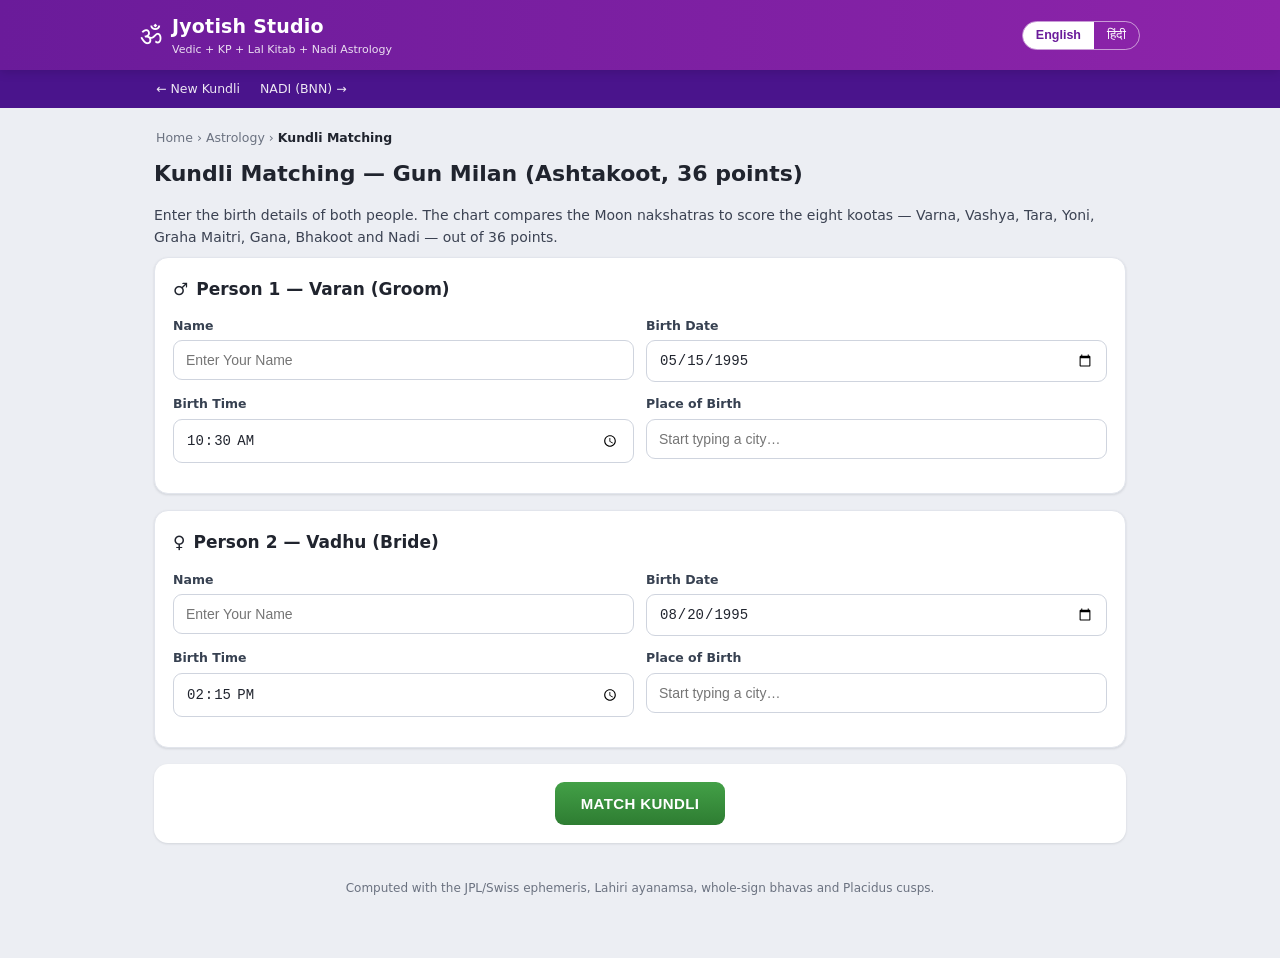
<file: templates/matching.html>
<!DOCTYPE html>
<html lang="en">
<head>
<meta charset="utf-8">
<meta name="viewport" content="width=device-width, initial-scale=1">
<title>Kundli Matching — Gun Milan · Jyotish Studio</title>
<link rel="stylesheet" href="/static/css/style.css">
</head>
<body>
<div class="topbar">
  <div class="row">
    <div class="brand">
      <span class="om">ॐ</span>
      <div><h1>Jyotish Studio</h1><small data-i18n="tagline">Vedic + KP + Lal Kitab + Nadi Astrology</small></div>
    </div>
    <div class="langbtn">
      <button data-lang="en" class="on">English</button>
      <button data-lang="hi">हिंदी</button>
    </div>
  </div>
</div>
<div class="subnav"><div class="in">
  <a href="/" data-i18n="newKundli">← New Kundli</a>
  <a href="/nadi-bnn" data-i18n="navBnn">NADI (BNN) →</a>
</div></div>

<main>
  <div class="crumb"><span data-i18n="home">Home</span> › <span data-i18n="astrology">Astrology</span> › <b data-i18n="tabMatch">Kundli Matching</b></div>
  <h2 class="title" data-i18n="matchTitle">Kundli Matching — Gun Milan (Ashtakoot, 36 points)</h2>
  <p class="lead" data-i18n="matchDesc">Enter the birth details of both people. The chart compares the Moon nakshatras to score the eight kootas — Varna, Vashya, Tara, Yoni, Graha Maitri, Gana, Bhakoot and Nadi — out of 36 points.</p>

  <div class="card formcard">
    <div class="hd">♂ <span data-i18n="person1">Person 1 — Varan (Groom)</span></div>
    <div class="grid g2" style="margin-bottom:12px">
      <div><label data-i18n="name">Name</label><input id="n1" type="text" data-i18n-ph="namePh" placeholder="Enter Your Name"></div>
      <div><label data-i18n="dob">Birth Date</label><input id="d1" type="date" value="1995-05-15"></div>
    </div>
    <div class="grid g2" style="margin-bottom:12px">
      <div><label data-i18n="tob">Birth Time</label><input id="t1" type="time" value="10:30"></div>
      <div><label data-i18n="pob">Place of Birth</label>
        <input id="p1" type="text" autocomplete="off" data-i18n-ph="pobPh" placeholder="Start typing a city…">
        <div id="s1" class="sugg"></div></div>
    </div>
    <input type="hidden" id="la1" value="28.6139"><input type="hidden" id="lo1" value="77.2090"><input type="hidden" id="tz1" value="5.5">
  </div>

  <div class="card formcard">
    <div class="hd">♀ <span data-i18n="person2">Person 2 — Vadhu (Bride)</span></div>
    <div class="grid g2" style="margin-bottom:12px">
      <div><label data-i18n="name">Name</label><input id="n2" type="text" data-i18n-ph="namePh" placeholder="Enter Your Name"></div>
      <div><label data-i18n="dob">Birth Date</label><input id="d2" type="date" value="1995-08-20"></div>
    </div>
    <div class="grid g2" style="margin-bottom:12px">
      <div><label data-i18n="tob">Birth Time</label><input id="t2" type="time" value="14:15"></div>
      <div><label data-i18n="pob">Place of Birth</label>
        <input id="p2" type="text" autocomplete="off" data-i18n-ph="pobPh" placeholder="Start typing a city…">
        <div id="s2" class="sugg"></div></div>
    </div>
    <input type="hidden" id="la2" value="28.6139"><input type="hidden" id="lo2" value="77.2090"><input type="hidden" id="tz2" value="5.5">
  </div>

  <div class="card" style="text-align:center">
    <button class="btn" id="matchBtn" data-i18n="matchBtn">MATCH KUNDLI</button>
  </div>

  <div id="loader" class="loader"><div class="spin"></div><div data-i18n="calculating">Casting your chart…</div></div>
  <div id="errbox" style="display:none" class="card"><div class="err" id="errmsg"></div></div>
  <div id="out"></div>

  <div class="foot" data-i18n="footnote">Computed with the JPL/Swiss ephemeris, Lahiri ayanamsa, whole-sign bhavas and Placidus cusps.</div>
</main>
<script src="/static/js/i18n.js"></script>
<script src="/static/js/matching.js"></script>
</body>
</html>
</file>
<file: static/css/style.css>
:root{
  --purple:#6a1b9a; --purple2:#8e24aa; --purple-l:#f3e5f5; --purple-ink:#4a148c;
  --green:#2e7d32; --green2:#43a047;
  --bg:#eceef3; --card:#ffffff; --ink:#20242e; --muted:#6b7280; --line:#e2e5ec;
  --gold:#e6a817; --gold2:#f6d365;
}
*{box-sizing:border-box}
body{margin:0;font-family:'Segoe UI',system-ui,-apple-system,'Noto Sans Devanagari',sans-serif;
  background:var(--bg);color:var(--ink);line-height:1.55}
a{color:var(--purple);text-decoration:none}

/* ---------- header ---------- */
.topbar{background:linear-gradient(90deg,var(--purple) 0%,var(--purple2) 100%);color:#fff;
  padding:12px 16px;position:sticky;top:0;z-index:40;box-shadow:0 2px 10px rgba(0,0,0,.15)}
.topbar .row{max-width:1000px;margin:0 auto;display:flex;align-items:center;justify-content:space-between;gap:12px}
.brand{display:flex;align-items:center;gap:10px}
.brand .om{font-size:26px}
.brand h1{font-size:19px;margin:0;font-weight:700;letter-spacing:.2px}
.brand small{display:block;font-size:11px;opacity:.85}
.langbtn{display:flex;border:1px solid rgba(255,255,255,.55);border-radius:20px;overflow:hidden}
.langbtn button{background:transparent;color:#fff;border:0;padding:6px 13px;cursor:pointer;font-size:12.5px}
.langbtn button.on{background:#fff;color:var(--purple);font-weight:700}
.subnav{background:var(--purple-ink);color:#fff;font-size:12.5px;overflow-x:auto;white-space:nowrap}
.subnav .in{max-width:1000px;margin:0 auto;display:flex;gap:20px;padding:9px 16px}
.subnav span{opacity:.85}
.subnav span.on{opacity:1;font-weight:700;border-bottom:2px solid var(--gold);padding-bottom:6px}

main{max-width:1000px;margin:0 auto;padding:14px 14px 40px}
.crumb{font-size:12.5px;color:var(--muted);margin:6px 2px 10px}
.crumb b{color:var(--ink);font-weight:600}

.card{background:var(--card);border-radius:14px;padding:18px;margin-bottom:16px;
  box-shadow:0 1px 3px rgba(16,24,40,.08),0 1px 2px rgba(16,24,40,.04)}
h2.title{font-size:22px;margin:6px 0 14px;font-weight:700}
h3{font-size:15px;margin:18px 0 8px;color:var(--purple-ink)}
p.lead{color:#3b4252;font-size:14px;margin:8px 0}

/* yellow banner (like the sample) */
.banner{background:linear-gradient(100deg,#f7d774 0%,#f2b93b 100%);border-radius:14px;padding:18px;
  display:flex;align-items:center;justify-content:space-between;gap:14px;margin-bottom:16px;overflow:hidden}
.banner h2{margin:0;font-size:26px;color:#8a4b00;font-weight:800;line-height:1.15}
.banner p{margin:4px 0 0;color:#8a4b00;font-size:13px;font-weight:600}
.banner .chips{display:flex;gap:6px;margin-top:8px;flex-wrap:wrap}
.banner .chips i{background:rgba(255,255,255,.55);border-radius:6px;padding:2px 8px;font-style:normal;font-size:11px;color:#7a4200;font-weight:600}
.banner .art{font-size:54px;filter:drop-shadow(0 2px 4px rgba(0,0,0,.2))}

/* form */
.formcard{border:1px solid var(--line)}
.formcard .hd{display:flex;align-items:center;gap:8px;font-size:17px;font-weight:700;margin-bottom:14px}
label{display:block;font-size:12.5px;color:#374151;font-weight:600;margin:0 0 5px}
input,select{width:100%;padding:11px 12px;border-radius:9px;border:1px solid #cfd4de;background:#fff;
  color:var(--ink);font-size:14px}
input:focus,select:focus{outline:2px solid var(--purple2);border-color:transparent}
.grid{display:grid;gap:12px}
.g2{grid-template-columns:1fr 1fr}
.g3{grid-template-columns:1fr 1fr 1fr}
@media(max-width:640px){.g3{grid-template-columns:1fr 1fr}}
.radio{display:flex;gap:18px;padding-top:6px}
.radio label{display:flex;align-items:center;gap:6px;font-weight:500;color:var(--ink);margin:0}
.radio input{width:auto}
.btn{background:linear-gradient(180deg,var(--green2),var(--green));color:#fff;border:0;
  padding:13px 26px;border-radius:9px;font-weight:700;cursor:pointer;font-size:15px;letter-spacing:.4px}
.btn:hover{filter:brightness(1.06)}
.btn.ghost{background:#fff;border:1px solid var(--purple2);color:var(--purple)}
.btn:disabled{opacity:.6;cursor:wait}
.sugg{position:relative;z-index:6}
.sugg .item{padding:9px 12px;cursor:pointer;border-bottom:1px solid var(--line);background:#fff;font-size:13.5px}
.sugg .item:hover{background:var(--purple-l)}
.sugg .item b{color:var(--ink)}
.sugg .item span{color:var(--muted);font-size:12px}

/* pill tabs */
.tabs{display:flex;gap:8px;overflow-x:auto;padding:4px 0 12px;white-space:nowrap}
.tabs button{background:#fff;border:1px solid #d7dbe4;color:#374151;padding:8px 16px;border-radius:20px;
  cursor:pointer;font-size:13px;font-weight:600;flex:0 0 auto}
.tabs button.on{background:var(--purple);border-color:var(--purple);color:#fff}
.section{display:none}
.section.on{display:block}

/* stats */
.stats{display:grid;grid-template-columns:repeat(4,1fr);gap:10px;margin:10px 0}
@media(max-width:700px){.stats{grid-template-columns:1fr 1fr}}
.stat{background:var(--purple-l);border-radius:11px;padding:12px}
.stat b{display:block;font-size:18px;color:var(--purple-ink)}
.stat span{font-size:11.5px;color:#5b4b66}

/* tables */
table{width:100%;border-collapse:collapse;font-size:13px;background:#fff}
th,td{text-align:left;padding:8px 9px;border-bottom:1px solid var(--line)}
th{color:#4b5563;font-weight:700;font-size:11px;text-transform:uppercase;letter-spacing:.4px;background:#f8f9fc}
tr:hover td{background:#faf7fd}
.pill{display:inline-block;padding:3px 9px;border-radius:20px;font-size:11.5px;background:var(--purple-l);
  color:var(--purple-ink);margin:2px 4px 2px 0;border:1px solid #e6d6f0}
.pill.good{background:#e8f5e9;color:#1b5e20;border-color:#c8e6c9}
.pill.bad{background:#ffebee;color:#b71c1c;border-color:#ffcdd2}
.muted{color:var(--muted)}
.retro{color:#c62828;font-weight:600}

/* north indian chart */
.nchart{width:100%;max-width:420px;height:auto;margin:12px auto;display:block}
.nchart text{font-size:3.6px;font-family:inherit}
.nchart .pl{font-weight:700;fill:#7a1f00}
.nchart .asc{fill:#1a237e}
.nchart .ln{stroke:#c0392b;stroke-width:.7;fill:none}
.nchart .box{fill:#fffdf7;stroke:#c0392b;stroke-width:1}
.legend{display:flex;flex-wrap:wrap;gap:10px;margin-top:8px;font-size:12px;color:var(--muted);justify-content:center}

.dashrow{padding:5px 0;border-bottom:1px solid var(--line);font-size:13px}
details{margin:2px 0}
summary{cursor:pointer;padding:3px 0}
.notice{background:#fff8e1;border:1px solid #ffe082;border-radius:10px;padding:11px 13px;font-size:12.5px;color:#7a5c00;margin-bottom:14px}
.loader{display:none;text-align:center;padding:36px;color:var(--muted)}
.loader.on{display:block}
.spin{width:34px;height:34px;border:3px solid #e0e0e0;border-top-color:var(--purple);border-radius:50%;margin:0 auto 12px;animation:sp 1s linear infinite}
@keyframes sp{to{transform:rotate(360deg)}}
.foot{text-align:center;color:var(--muted);font-size:12px;padding:20px}
.note{font-size:12.5px;color:var(--muted)}

/* south indian chart */
.schart{display:grid;grid-template-columns:repeat(4,1fr);grid-template-rows:repeat(4,1fr);
  width:100%;max-width:420px;aspect-ratio:1;margin:12px auto;border:2px solid #c0392b;border-radius:6px;overflow:hidden;background:#fffdf7}
.schart .cell{border:1px solid #e6b8ae;position:relative;padding:3px;font-size:11px;min-height:52px}
.schart .cell .sg{color:#c0392b;font-size:10px;font-weight:700;display:block}
.schart .cell .pl{display:block;color:#7a1f00;font-weight:700}
.schart .cell.center{background:#fff6ea;display:flex;align-items:center;justify-content:center;
  color:#8a4b00;font-size:12px;text-align:center;grid-column:2/4;grid-row:2/4}
.schart .cell.center .big{font-size:15px;font-weight:800;color:#c0392b}

details.adv{border:1px solid var(--line);border-radius:10px;padding:10px 12px;background:#faf9fc}
details.adv summary{cursor:pointer;font-size:13px;color:var(--purple);font-weight:600;list-style:none}
details.adv summary::-webkit-details-marker{display:none}
details.adv summary::before{content:"⚙ "}
details.adv[open] summary{margin-bottom:4px}
.hint{font-size:11.5px;color:var(--muted);margin-top:5px}

.subnav a{color:#fff;text-decoration:none;opacity:.9}
.subnav a:hover{opacity:1;border-bottom:2px solid var(--gold);padding-bottom:6px}

/* Lo Shu grid */
.loshu{display:grid;grid-template-columns:repeat(3,1fr);gap:8px;max-width:330px;margin:12px auto}
.loshu .cell{border:1px solid var(--line);border-radius:12px;padding:10px 6px;text-align:center;background:#fff}
.loshu .cell.has{background:var(--purple-l);border-color:#d9bce8}
.loshu .cell.off{opacity:.45}
.loshu .cell .n{font-size:22px;font-weight:800;color:var(--purple-ink);line-height:1}
.loshu .cell .dots{font-size:11px;letter-spacing:2px;color:var(--gold);height:15px;line-height:15px}
.loshu .cell .pl{font-size:11px;color:#5b4b66}
.loshu .cell .el{font-size:9.5px;color:#a3906f}
.loshu-side{display:grid;grid-template-columns:repeat(auto-fit,minmax(120px,1fr));gap:6px;max-width:520px}
.loshu-side .ls-row{display:flex;justify-content:space-between;border:1px solid var(--line);border-radius:8px;padding:6px 10px;font-size:13px;background:#fff}
.loshu-side .ls-row b{color:var(--purple-ink)}
</file>
